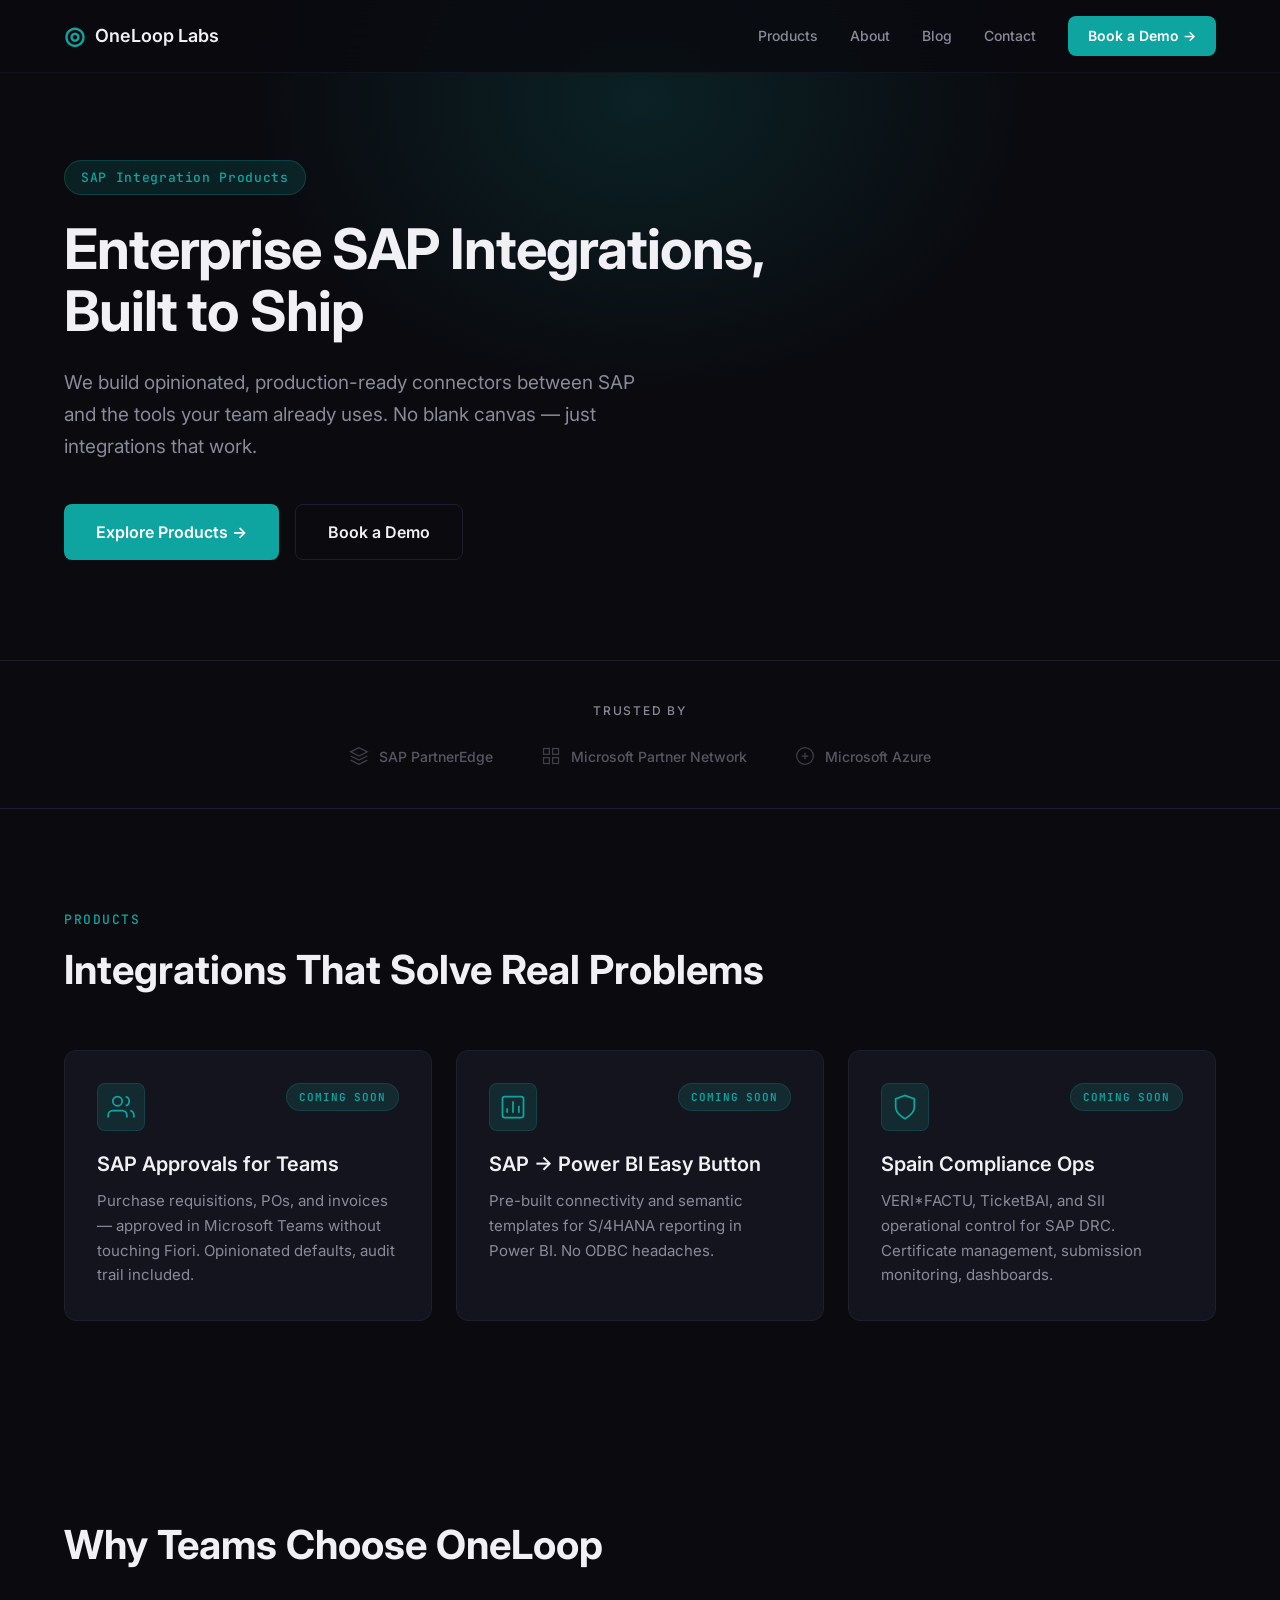
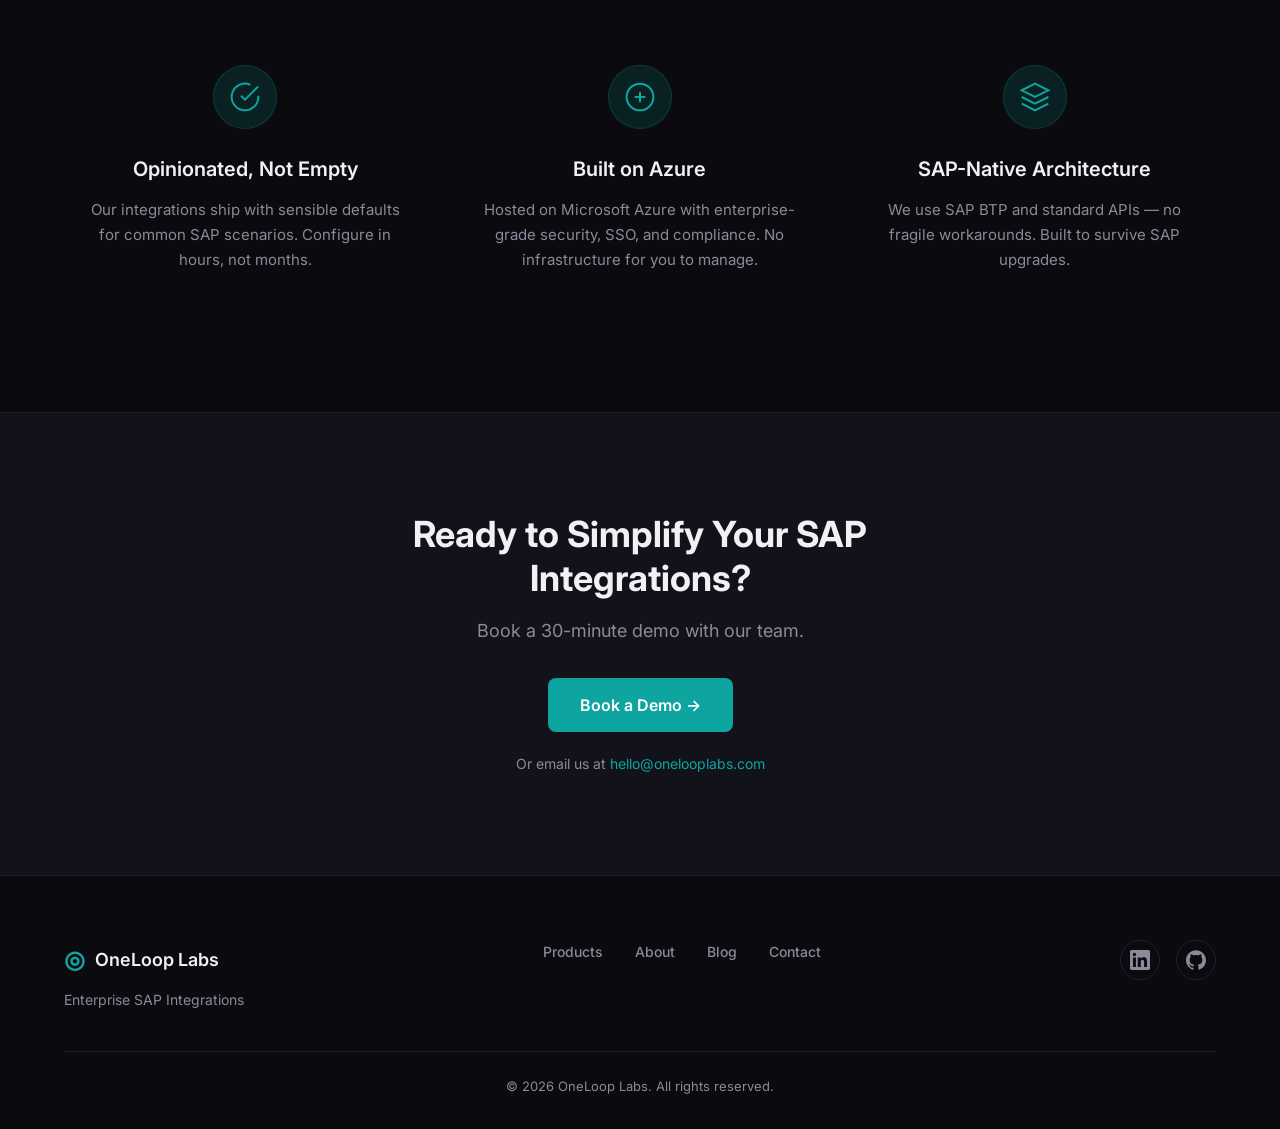
<file: index.html>
<!DOCTYPE html>
<html lang="en">
<head>
  <meta charset="UTF-8">
  <meta name="viewport" content="width=device-width, initial-scale=1.0">
  <title>OneLoop Labs — Enterprise SAP Integrations, Built to Ship</title>
  <meta name="description" content="OneLoop Labs builds opinionated, production-ready connectors between SAP and the tools your team already uses. SAP Approvals for Teams, Power BI connectivity, and Spain compliance operations.">

  <!-- Open Graph -->
  <meta property="og:type" content="website">
  <meta property="og:title" content="OneLoop Labs — Enterprise SAP Integrations, Built to Ship">
  <meta property="og:description" content="Opinionated, production-ready connectors between SAP and the tools your team already uses.">
  <meta property="og:url" content="https://onelooplabs.com">
  <meta property="og:site_name" content="OneLoop Labs">
  <meta property="og:image" content="https://onelooplabs.com/assets/images/og-image.png">

  <!-- Twitter Card -->
  <meta name="twitter:card" content="summary_large_image">
  <meta name="twitter:title" content="OneLoop Labs — Enterprise SAP Integrations, Built to Ship">
  <meta name="twitter:description" content="Opinionated, production-ready connectors between SAP and the tools your team already uses.">

  <!-- Favicon (placeholder data URI) -->
  <link rel="icon" type="image/svg+xml" href="data:image/svg+xml,<svg xmlns='http://www.w3.org/2000/svg' viewBox='0 0 32 32'><circle cx='16' cy='16' r='14' fill='%230ea5a0'/><text x='16' y='21' text-anchor='middle' fill='white' font-family='sans-serif' font-size='16' font-weight='bold'>O</text></svg>">

  <!-- Fonts -->
  <link rel="preconnect" href="https://fonts.googleapis.com">
  <link rel="preconnect" href="https://fonts.gstatic.com" crossorigin>
  <link href="https://fonts.googleapis.com/css2?family=Inter:wght@400;500;600;700&family=JetBrains+Mono:wght@400;500&display=swap" rel="stylesheet">

  <!-- Canonical -->
  <link rel="canonical" href="https://onelooplabs.com/">

  <!-- RSS -->
  <link rel="alternate" type="application/rss+xml" title="OneLoop Labs Blog" href="/blog/rss.xml">

  <!-- Styles -->
  <link rel="stylesheet" href="css/styles.css">

  <!-- Structured Data: Organization -->
  <script type="application/ld+json">
  {
    "@context": "https://schema.org",
    "@type": "Organization",
    "name": "OneLoop Labs",
    "url": "https://onelooplabs.com",
    "logo": "https://onelooplabs.com/assets/images/og-image.png",
    "description": "OneLoop Labs builds opinionated, production-ready connectors between SAP and the tools your team already uses.",
    "foundingDate": "2026",
    "sameAs": [
      "https://linkedin.com/company/onelooplabs",
      "https://github.com/onelooplabs-dev"
    ],
    "contactPoint": {
      "@type": "ContactPoint",
      "email": "hello@onelooplabs.com",
      "contactType": "sales"
    }
  }
  </script>

  <!-- Plausible Analytics -->
  <script defer data-domain="onelooplabs.com" src="https://plausible.io/js/script.js"></script>
</head>
<body>

  <!-- ===================== NAV ===================== -->
  <nav class="nav" id="nav">
    <div class="nav__container">
      <a href="/" class="nav__logo">
        <span class="nav__logo-icon">◎</span>
        <span class="nav__logo-text">OneLoop Labs</span>
      </a>

      <button class="nav__toggle" id="navToggle" aria-label="Toggle navigation" aria-expanded="false">
        <span class="nav__toggle-bar"></span>
        <span class="nav__toggle-bar"></span>
        <span class="nav__toggle-bar"></span>
      </button>

      <div class="nav__menu" id="navMenu">
        <a href="#products" class="nav__link">Products</a>
        <a href="/about" class="nav__link">About</a>
        <a href="/blog" class="nav__link">Blog</a>
        <a href="/contact" class="nav__link">Contact</a>
        <a href="/contact" class="btn btn--primary btn--sm nav__cta">Book a Demo →</a>
      </div>
    </div>
  </nav>

  <!-- ===================== HERO ===================== -->
  <section class="hero">
    <div class="hero__glow" aria-hidden="true"></div>
    <div class="container">
      <div class="hero__content">
        <span class="badge">SAP Integration Products</span>
        <h1 class="hero__title">Enterprise SAP Integrations,<br> Built to Ship</h1>
        <p class="hero__subtitle">We build opinionated, production-ready connectors between SAP and the tools your team already uses. No blank canvas — just integrations that work.</p>
        <div class="hero__actions">
          <a href="#products" class="btn btn--primary btn--lg">Explore Products →</a>
          <a href="/contact" class="btn btn--outline btn--lg">Book a Demo</a>
        </div>
      </div>
    </div>
  </section>

  <!-- ===================== TRUSTED BY ===================== -->
  <section class="partners">
    <div class="container">
      <span class="partners__label">Trusted By</span>
      <div class="partners__grid">
        <div class="partners__badge">
          <svg class="partners__icon" viewBox="0 0 24 24" fill="none" stroke="currentColor" stroke-width="1.5" width="20" height="20"><path d="M12 2L2 7l10 5 10-5-10-5zM2 17l10 5 10-5M2 12l10 5 10-5"/></svg>
          SAP PartnerEdge
        </div>
        <div class="partners__badge">
          <svg class="partners__icon" viewBox="0 0 24 24" fill="none" stroke="currentColor" stroke-width="1.5" width="20" height="20"><rect x="3" y="3" width="7" height="7"/><rect x="14" y="3" width="7" height="7"/><rect x="3" y="14" width="7" height="7"/><rect x="14" y="14" width="7" height="7"/></svg>
          Microsoft Partner Network
        </div>
        <div class="partners__badge">
          <svg class="partners__icon" viewBox="0 0 24 24" fill="none" stroke="currentColor" stroke-width="1.5" width="20" height="20"><path d="M2 12C2 6.48 6.48 2 12 2s10 4.48 10 10-4.48 10-10 10S2 17.52 2 12z"/><path d="M8 12h8M12 8v8"/></svg>
          Microsoft Azure
        </div>
      </div>
    </div>
  </section>

  <!-- ===================== PRODUCTS ===================== -->
  <section class="section products" id="products">
    <div class="container">
      <span class="section__label">Products</span>
      <h2 class="section__title">Integrations That Solve Real Problems</h2>

      <div class="products__grid">
        <!-- Card 1: SAP Approvals for Teams -->
        <div class="card">
          <div class="card__header">
            <div class="card__icon">
              <svg viewBox="0 0 24 24" fill="none" stroke="currentColor" stroke-width="1.5" width="28" height="28"><path d="M17 21v-2a4 4 0 0 0-4-4H5a4 4 0 0 0-4 4v2"/><circle cx="9" cy="7" r="4"/><path d="M23 21v-2a4 4 0 0 0-3-3.87"/><path d="M16 3.13a4 4 0 0 1 0 7.75"/></svg>
            </div>
            <span class="card__tag">Coming Soon</span>
          </div>
          <h3 class="card__title">SAP Approvals for Teams</h3>
          <p class="card__desc">Purchase requisitions, POs, and invoices — approved in Microsoft Teams without touching Fiori. Opinionated defaults, audit trail included.</p>
        </div>

        <!-- Card 2: SAP → Power BI Easy Button -->
        <div class="card">
          <div class="card__header">
            <div class="card__icon">
              <svg viewBox="0 0 24 24" fill="none" stroke="currentColor" stroke-width="1.5" width="28" height="28"><rect x="3" y="3" width="18" height="18" rx="2"/><path d="M7 17V13M12 17V7M17 17V11"/></svg>
            </div>
            <span class="card__tag">Coming Soon</span>
          </div>
          <h3 class="card__title">SAP → Power BI Easy Button</h3>
          <p class="card__desc">Pre-built connectivity and semantic templates for S/4HANA reporting in Power BI. No ODBC headaches.</p>
        </div>

        <!-- Card 3: Spain Compliance Ops -->
        <div class="card">
          <div class="card__header">
            <div class="card__icon">
              <svg viewBox="0 0 24 24" fill="none" stroke="currentColor" stroke-width="1.5" width="28" height="28"><path d="M12 22s8-4 8-10V5l-8-3-8 3v7c0 6 8 10 8 10z"/></svg>
            </div>
            <span class="card__tag">Coming Soon</span>
          </div>
          <h3 class="card__title">Spain Compliance Ops</h3>
          <p class="card__desc">VERI*FACTU, TicketBAI, and SII operational control for SAP DRC. Certificate management, submission monitoring, dashboards.</p>
        </div>
      </div>
    </div>
  </section>

  <!-- ===================== WHY ONELOOP ===================== -->
  <section class="section why" id="about">
    <div class="container">
      <h2 class="section__title">Why Teams Choose OneLoop</h2>

      <div class="why__grid">
        <div class="why__card">
          <div class="why__icon">
            <svg viewBox="0 0 24 24" fill="none" stroke="currentColor" stroke-width="1.5" width="32" height="32"><path d="M22 11.08V12a10 10 0 1 1-5.93-9.14"/><polyline points="22 4 12 14.01 9 11.01"/></svg>
          </div>
          <h3 class="why__title">Opinionated, Not Empty</h3>
          <p class="why__desc">Our integrations ship with sensible defaults for common SAP scenarios. Configure in hours, not months.</p>
        </div>

        <div class="why__card">
          <div class="why__icon">
            <svg viewBox="0 0 24 24" fill="none" stroke="currentColor" stroke-width="1.5" width="32" height="32"><path d="M2 12C2 6.48 6.48 2 12 2s10 4.48 10 10-4.48 10-10 10S2 17.52 2 12z"/><path d="M8 12h8M12 8v8"/></svg>
          </div>
          <h3 class="why__title">Built on Azure</h3>
          <p class="why__desc">Hosted on Microsoft Azure with enterprise-grade security, SSO, and compliance. No infrastructure for you to manage.</p>
        </div>

        <div class="why__card">
          <div class="why__icon">
            <svg viewBox="0 0 24 24" fill="none" stroke="currentColor" stroke-width="1.5" width="32" height="32"><path d="M12 2L2 7l10 5 10-5-10-5zM2 17l10 5 10-5M2 12l10 5 10-5"/></svg>
          </div>
          <h3 class="why__title">SAP-Native Architecture</h3>
          <p class="why__desc">We use SAP BTP and standard APIs — no fragile workarounds. Built to survive SAP upgrades.</p>
        </div>
      </div>
    </div>
  </section>

  <!-- ===================== CTA ===================== -->
  <section class="section cta" id="contact">
    <div class="container">
      <div class="cta__content">
        <h2 class="cta__title">Ready to Simplify Your SAP Integrations?</h2>
        <p class="cta__subtitle">Book a 30-minute demo with our team.</p>
        <a href="/contact" class="btn btn--primary btn--lg">Book a Demo →</a>
        <p class="cta__alt">Or email us at <a href="mailto:hello@onelooplabs.com" class="link">hello@onelooplabs.com</a></p>
      </div>
    </div>
  </section>

  <!-- ===================== FOOTER ===================== -->
  <footer class="footer">
    <div class="container">
      <div class="footer__grid">
        <div class="footer__brand">
          <a href="/" class="nav__logo">
            <span class="nav__logo-icon">◎</span>
            <span class="nav__logo-text">OneLoop Labs</span>
          </a>
          <p class="footer__tagline">Enterprise SAP Integrations</p>
        </div>

        <div class="footer__links">
          <a href="#products" class="footer__link">Products</a>
          <a href="/about" class="footer__link">About</a>
          <a href="/blog" class="footer__link">Blog</a>
          <a href="/contact" class="footer__link">Contact</a>
        </div>

        <div class="footer__social">
          <a href="https://linkedin.com/company/onelooplabs" target="_blank" rel="noopener noreferrer" class="footer__social-link" aria-label="LinkedIn">
            <svg viewBox="0 0 24 24" fill="currentColor" width="20" height="20"><path d="M20.447 20.452h-3.554v-5.569c0-1.328-.027-3.037-1.852-3.037-1.853 0-2.136 1.445-2.136 2.939v5.667H9.351V9h3.414v1.561h.046c.477-.9 1.637-1.85 3.37-1.85 3.601 0 4.267 2.37 4.267 5.455v6.286zM5.337 7.433a2.062 2.062 0 0 1-2.063-2.065 2.064 2.064 0 1 1 2.063 2.065zm1.782 13.019H3.555V9h3.564v11.452zM22.225 0H1.771C.792 0 0 .774 0 1.729v20.542C0 23.227.792 24 1.771 24h20.451C23.2 24 24 23.227 24 22.271V1.729C24 .774 23.2 0 22.222 0h.003z"/></svg>
          </a>
          <a href="https://github.com/onelooplabs-dev" target="_blank" rel="noopener noreferrer" class="footer__social-link" aria-label="GitHub">
            <svg viewBox="0 0 24 24" fill="currentColor" width="20" height="20"><path d="M12 .297c-6.63 0-12 5.373-12 12 0 5.303 3.438 9.8 8.205 11.385.6.113.82-.258.82-.577 0-.285-.01-1.04-.015-2.04-3.338.724-4.042-1.61-4.042-1.61C4.422 18.07 3.633 17.7 3.633 17.7c-1.087-.744.084-.729.084-.729 1.205.084 1.838 1.236 1.838 1.236 1.07 1.835 2.809 1.305 3.495.998.108-.776.417-1.305.76-1.605-2.665-.3-5.466-1.332-5.466-5.93 0-1.31.465-2.38 1.235-3.22-.135-.303-.54-1.523.105-3.176 0 0 1.005-.322 3.3 1.23.96-.267 1.98-.399 3-.405 1.02.006 2.04.138 3 .405 2.28-1.552 3.285-1.23 3.285-1.23.645 1.653.24 2.873.12 3.176.765.84 1.23 1.91 1.23 3.22 0 4.61-2.805 5.625-5.475 5.92.42.36.81 1.096.81 2.22 0 1.606-.015 2.896-.015 3.286 0 .315.21.69.825.57C20.565 22.092 24 17.592 24 12.297c0-6.627-5.373-12-12-12"/></svg>
          </a>
        </div>
      </div>

      <div class="footer__bottom">
        <p>&copy; 2026 OneLoop Labs. All rights reserved.</p>
      </div>
    </div>
  </footer>

  <script src="js/main.js"></script>
</body>
</html>
</file>
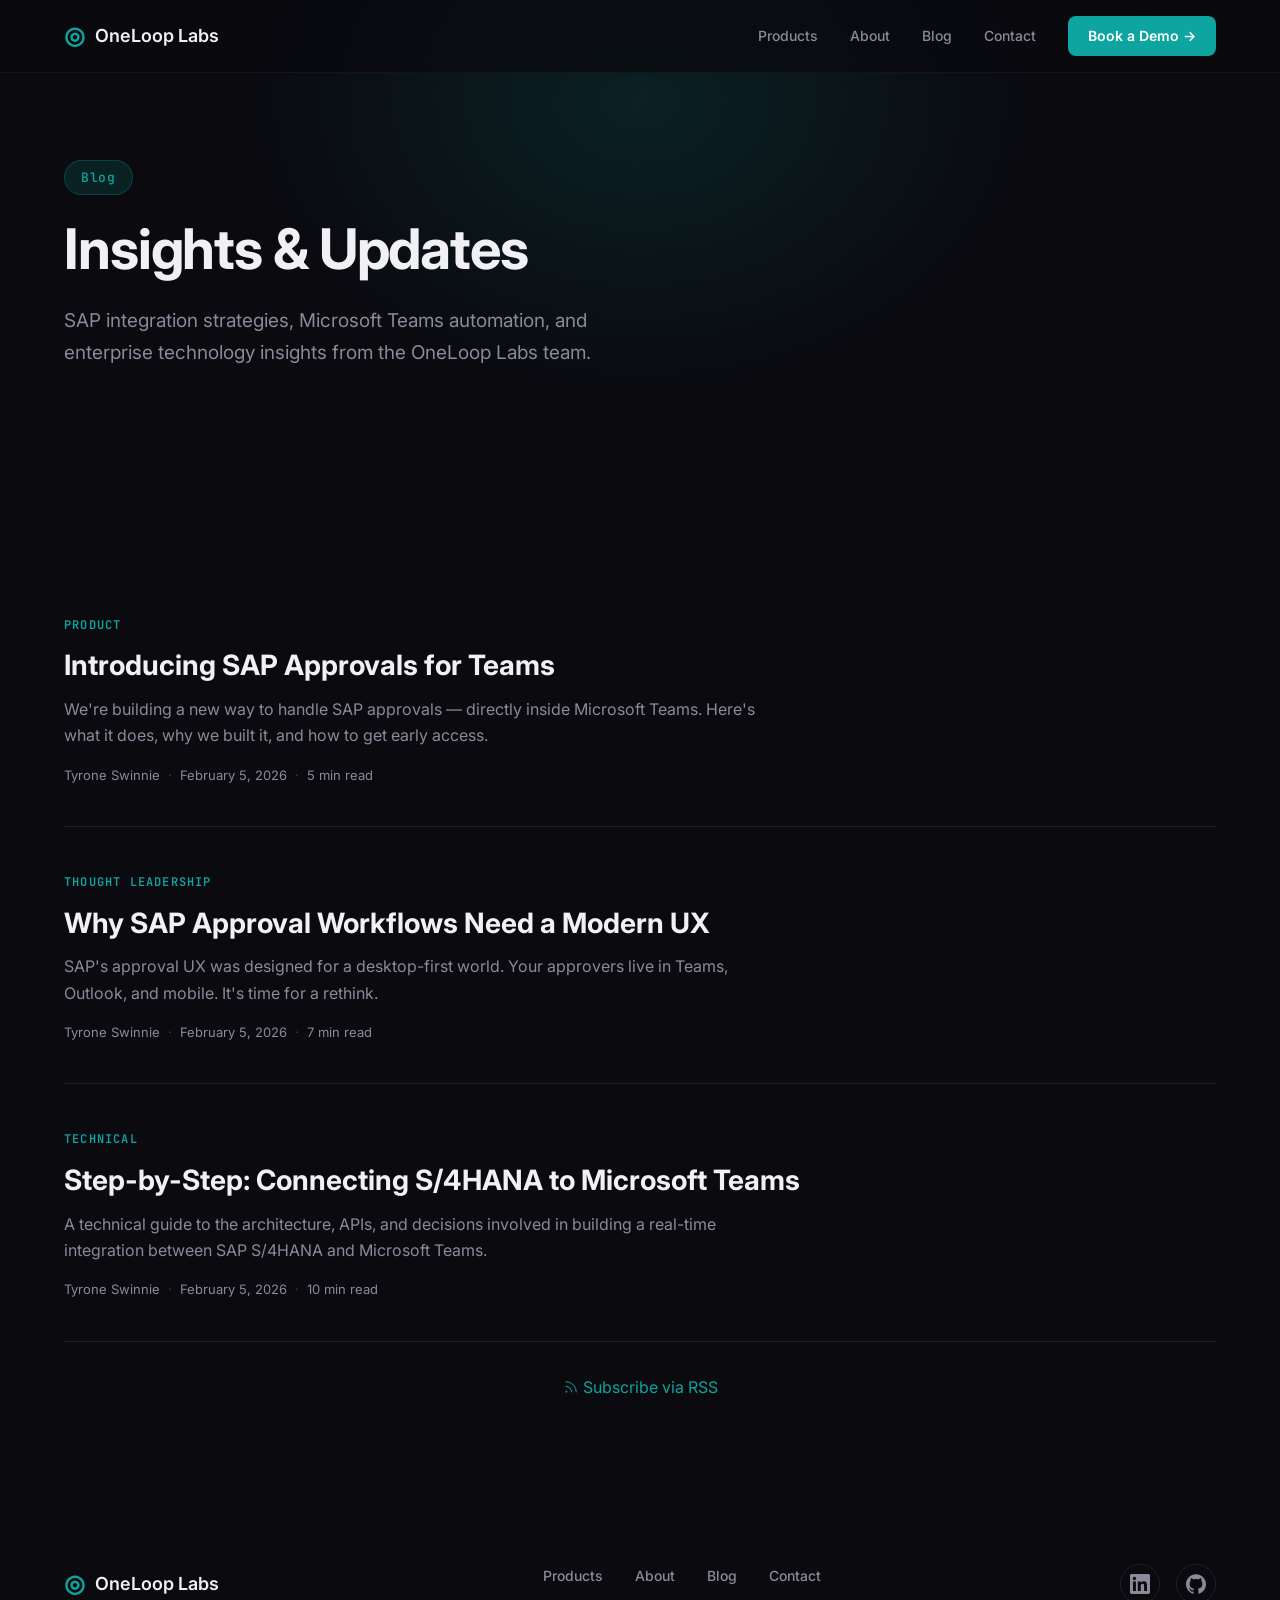
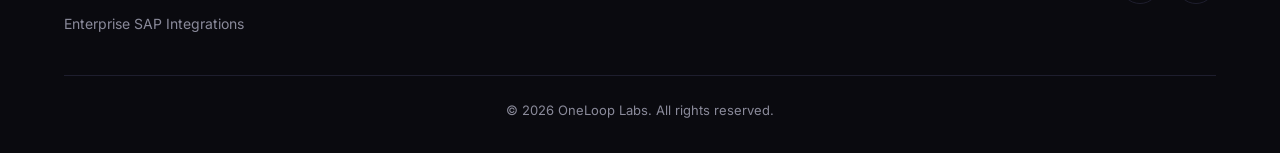
<file: blog/index.html>
<!DOCTYPE html>
<html lang="en">
<head>
  <meta charset="UTF-8">
  <meta name="viewport" content="width=device-width, initial-scale=1.0">
  <title>Blog — OneLoop Labs</title>
  <meta name="description" content="Insights on SAP integrations, Microsoft Teams workflows, and enterprise automation from the OneLoop Labs team.">

  <!-- Open Graph -->
  <meta property="og:type" content="website">
  <meta property="og:title" content="Blog — OneLoop Labs">
  <meta property="og:description" content="Insights on SAP integrations, Microsoft Teams workflows, and enterprise automation.">
  <meta property="og:url" content="https://onelooplabs.com/blog">
  <meta property="og:site_name" content="OneLoop Labs">
  <meta property="og:image" content="https://onelooplabs.com/assets/images/og-image.png">

  <!-- Twitter Card -->
  <meta name="twitter:card" content="summary_large_image">
  <meta name="twitter:title" content="Blog — OneLoop Labs">
  <meta name="twitter:description" content="Insights on SAP integrations, Microsoft Teams workflows, and enterprise automation.">

  <!-- Canonical -->
  <link rel="canonical" href="https://onelooplabs.com/blog">

  <!-- RSS -->
  <link rel="alternate" type="application/rss+xml" title="OneLoop Labs Blog" href="/blog/rss.xml">

  <!-- Favicon -->
  <link rel="icon" type="image/svg+xml" href="data:image/svg+xml,<svg xmlns='http://www.w3.org/2000/svg' viewBox='0 0 32 32'><circle cx='16' cy='16' r='14' fill='%230ea5a0'/><text x='16' y='21' text-anchor='middle' fill='white' font-family='sans-serif' font-size='16' font-weight='bold'>O</text></svg>">

  <!-- Fonts -->
  <link rel="preconnect" href="https://fonts.googleapis.com">
  <link rel="preconnect" href="https://fonts.gstatic.com" crossorigin>
  <link href="https://fonts.googleapis.com/css2?family=Inter:wght@400;500;600;700&family=JetBrains+Mono:wght@400;500&display=swap" rel="stylesheet">

  <!-- Styles -->
  <link rel="stylesheet" href="/css/styles.css">

  <!-- Plausible Analytics -->
  <script defer data-domain="onelooplabs.com" src="https://plausible.io/js/script.js"></script>
</head>
<body>

  <!-- ===================== NAV ===================== -->
  <nav class="nav" id="nav">
    <div class="nav__container">
      <a href="/" class="nav__logo">
        <span class="nav__logo-icon">◎</span>
        <span class="nav__logo-text">OneLoop Labs</span>
      </a>

      <button class="nav__toggle" id="navToggle" aria-label="Toggle navigation" aria-expanded="false">
        <span class="nav__toggle-bar"></span>
        <span class="nav__toggle-bar"></span>
        <span class="nav__toggle-bar"></span>
      </button>

      <div class="nav__menu" id="navMenu">
        <a href="/#products" class="nav__link">Products</a>
        <a href="/about" class="nav__link">About</a>
        <a href="/blog" class="nav__link">Blog</a>
        <a href="/contact" class="nav__link">Contact</a>
        <a href="/contact" class="btn btn--primary btn--sm nav__cta">Book a Demo →</a>
      </div>
    </div>
  </nav>

  <!-- ===================== BLOG HERO ===================== -->
  <section class="hero blog-hero">
    <div class="hero__glow" aria-hidden="true"></div>
    <div class="container">
      <div class="hero__content">
        <span class="badge">Blog</span>
        <h1 class="hero__title">Insights & Updates</h1>
        <p class="hero__subtitle">SAP integration strategies, Microsoft Teams automation, and enterprise technology insights from the OneLoop Labs team.</p>
      </div>
    </div>
  </section>

  <!-- ===================== BLOG LISTING ===================== -->
  <section class="section blog-listing">
    <div class="container">
      <div class="blog__grid">

        <!-- Post 1 -->
        <a href="/blog/introducing-sap-approvals-for-teams" class="blog-card">
          <div class="blog-card__category">Product</div>
          <h2 class="blog-card__title">Introducing SAP Approvals for Teams</h2>
          <p class="blog-card__excerpt">We're building a new way to handle SAP approvals — directly inside Microsoft Teams. Here's what it does, why we built it, and how to get early access.</p>
          <div class="blog-card__meta">
            <span class="blog-card__author">Tyrone Swinnie</span>
            <span class="blog-card__sep">·</span>
            <time class="blog-card__date" datetime="2026-02-05">February 5, 2026</time>
            <span class="blog-card__sep">·</span>
            <span class="blog-card__read">5 min read</span>
          </div>
        </a>

        <!-- Post 2 -->
        <a href="/blog/why-sap-approval-workflows-need-modern-ux" class="blog-card">
          <div class="blog-card__category">Thought Leadership</div>
          <h2 class="blog-card__title">Why SAP Approval Workflows Need a Modern UX</h2>
          <p class="blog-card__excerpt">SAP's approval UX was designed for a desktop-first world. Your approvers live in Teams, Outlook, and mobile. It's time for a rethink.</p>
          <div class="blog-card__meta">
            <span class="blog-card__author">Tyrone Swinnie</span>
            <span class="blog-card__sep">·</span>
            <time class="blog-card__date" datetime="2026-02-05">February 5, 2026</time>
            <span class="blog-card__sep">·</span>
            <span class="blog-card__read">7 min read</span>
          </div>
        </a>

        <!-- Post 3 -->
        <a href="/blog/connecting-s4hana-to-microsoft-teams" class="blog-card">
          <div class="blog-card__category">Technical</div>
          <h2 class="blog-card__title">Step-by-Step: Connecting S/4HANA to Microsoft Teams</h2>
          <p class="blog-card__excerpt">A technical guide to the architecture, APIs, and decisions involved in building a real-time integration between SAP S/4HANA and Microsoft Teams.</p>
          <div class="blog-card__meta">
            <span class="blog-card__author">Tyrone Swinnie</span>
            <span class="blog-card__sep">·</span>
            <time class="blog-card__date" datetime="2026-02-05">February 5, 2026</time>
            <span class="blog-card__sep">·</span>
            <span class="blog-card__read">10 min read</span>
          </div>
        </a>

      </div>

      <div class="blog__rss">
        <a href="/blog/rss.xml" class="link">
          <svg viewBox="0 0 24 24" fill="none" stroke="currentColor" stroke-width="1.5" width="16" height="16" style="vertical-align: -2px;"><path d="M4 11a9 9 0 019 9"/><path d="M4 4a16 16 0 0116 16"/><circle cx="5" cy="19" r="1"/></svg>
          Subscribe via RSS
        </a>
      </div>
    </div>
  </section>

  <!-- ===================== FOOTER ===================== -->
  <footer class="footer">
    <div class="container">
      <div class="footer__grid">
        <div class="footer__brand">
          <a href="/" class="nav__logo">
            <span class="nav__logo-icon">◎</span>
            <span class="nav__logo-text">OneLoop Labs</span>
          </a>
          <p class="footer__tagline">Enterprise SAP Integrations</p>
        </div>

        <div class="footer__links">
          <a href="/#products" class="footer__link">Products</a>
          <a href="/about" class="footer__link">About</a>
          <a href="/blog" class="footer__link">Blog</a>
          <a href="/contact" class="footer__link">Contact</a>
        </div>

        <div class="footer__social">
          <a href="https://linkedin.com/company/onelooplabs" target="_blank" rel="noopener noreferrer" class="footer__social-link" aria-label="LinkedIn">
            <svg viewBox="0 0 24 24" fill="currentColor" width="20" height="20"><path d="M20.447 20.452h-3.554v-5.569c0-1.328-.027-3.037-1.852-3.037-1.853 0-2.136 1.445-2.136 2.939v5.667H9.351V9h3.414v1.561h.046c.477-.9 1.637-1.85 3.37-1.85 3.601 0 4.267 2.37 4.267 5.455v6.286zM5.337 7.433a2.062 2.062 0 01-2.063-2.065 2.064 2.064 0 112.063 2.065zm1.782 13.019H3.555V9h3.564v11.452zM22.225 0H1.771C.792 0 0 .774 0 1.729v20.542C0 23.227.792 24 1.771 24h20.451C23.2 24 24 23.227 24 22.271V1.729C24 .774 23.2 0 22.222 0h.003z"/></svg>
          </a>
          <a href="https://github.com/onelooplabs-dev" target="_blank" rel="noopener noreferrer" class="footer__social-link" aria-label="GitHub">
            <svg viewBox="0 0 24 24" fill="currentColor" width="20" height="20"><path d="M12 .297c-6.63 0-12 5.373-12 12 0 5.303 3.438 9.8 8.205 11.385.6.113.82-.258.82-.577 0-.285-.01-1.04-.015-2.04-3.338.724-4.042-1.61-4.042-1.61C4.422 18.07 3.633 17.7 3.633 17.7c-1.087-.744.084-.729.084-.729 1.205.084 1.838 1.236 1.838 1.236 1.07 1.835 2.809 1.305 3.495.998.108-.776.417-1.305.76-1.605-2.665-.3-5.466-1.332-5.466-5.93 0-1.31.465-2.38 1.235-3.22-.135-.303-.54-1.523.105-3.176 0 0 1.005-.322 3.3 1.23.96-.267 1.98-.399 3-.405 1.02.006 2.04.138 3 .405 2.28-1.552 3.285-1.23 3.285-1.23.645 1.653.24 2.873.12 3.176.765.84 1.23 1.91 1.23 3.22 0 4.61-2.805 5.625-5.475 5.92.42.36.81 1.096.81 2.22 0 1.606-.015 2.896-.015 3.286 0 .315.21.69.825.57C20.565 22.092 24 17.592 24 12.297c0-6.627-5.373-12-12-12"/></svg>
          </a>
        </div>
      </div>

      <div class="footer__bottom">
        <p>&copy; 2026 OneLoop Labs. All rights reserved.</p>
      </div>
    </div>
  </footer>

  <script src="/js/main.js"></script>
</body>
</html>
</file>
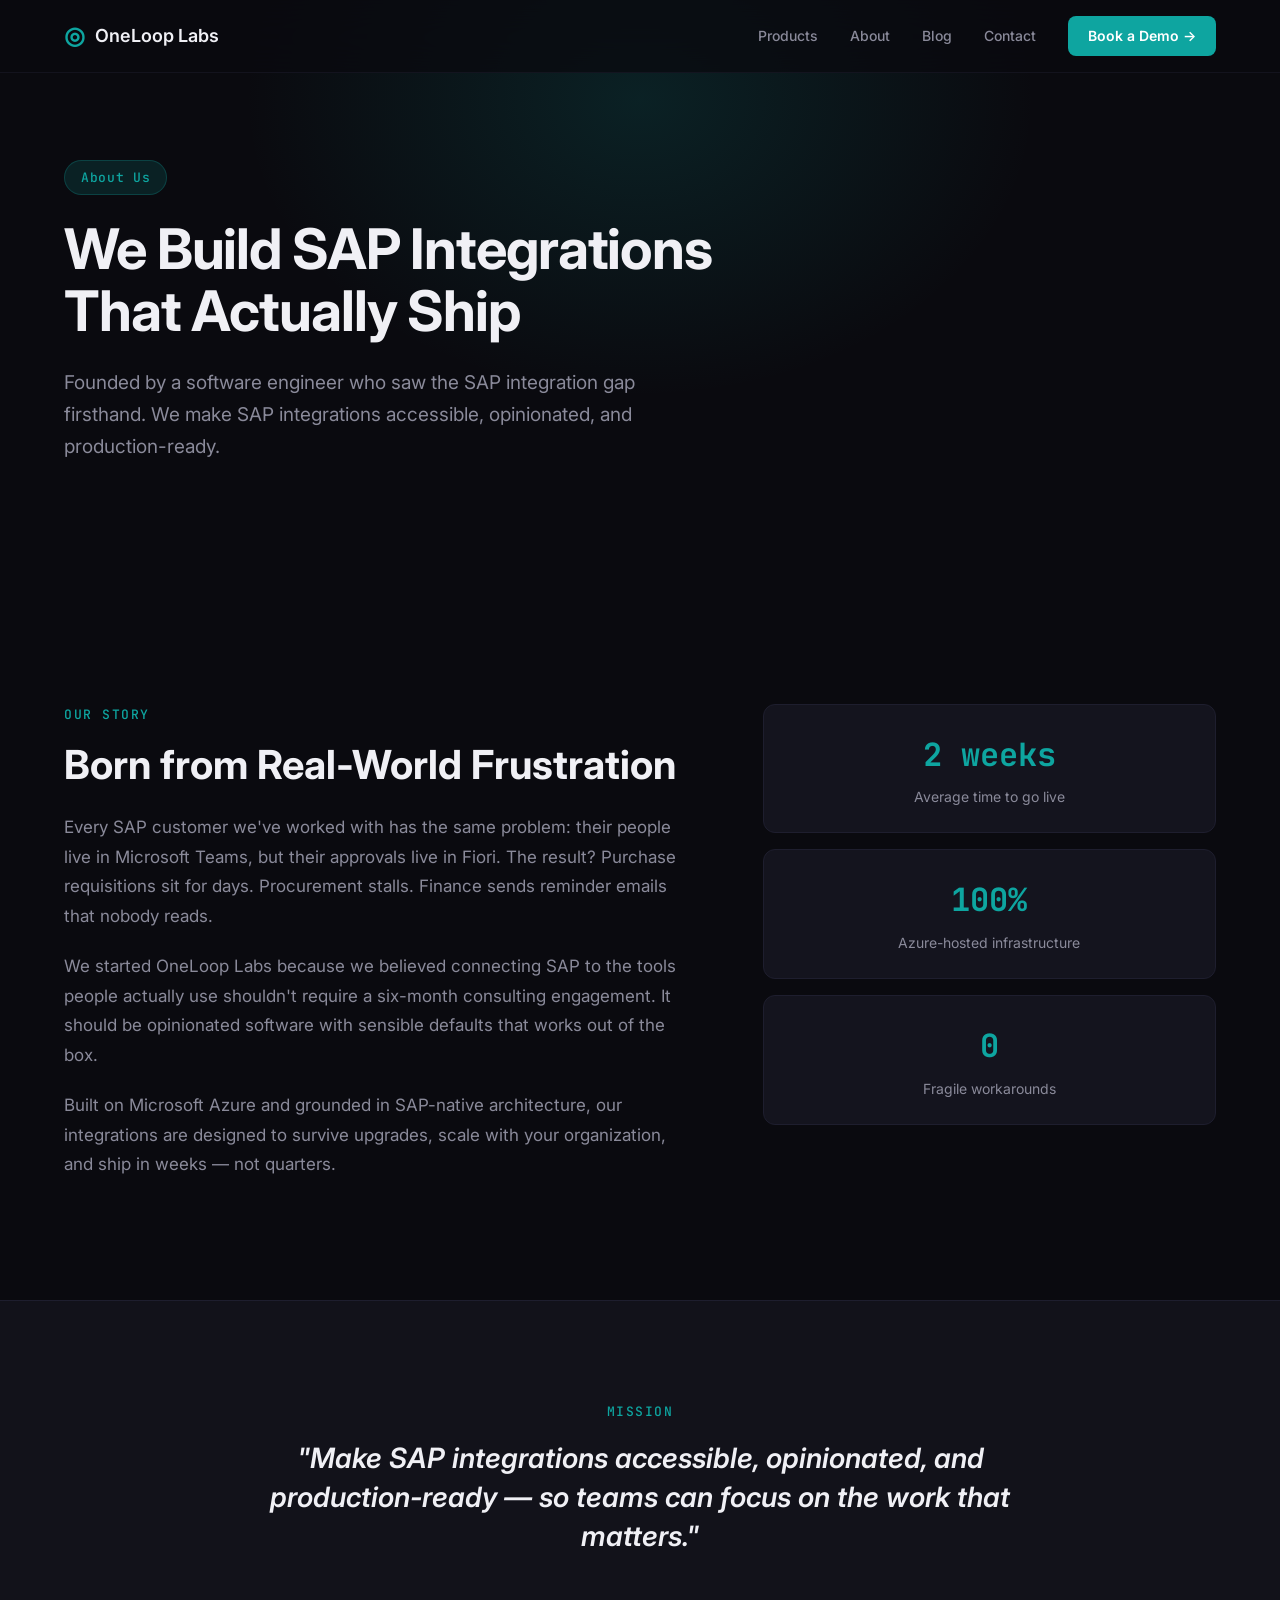
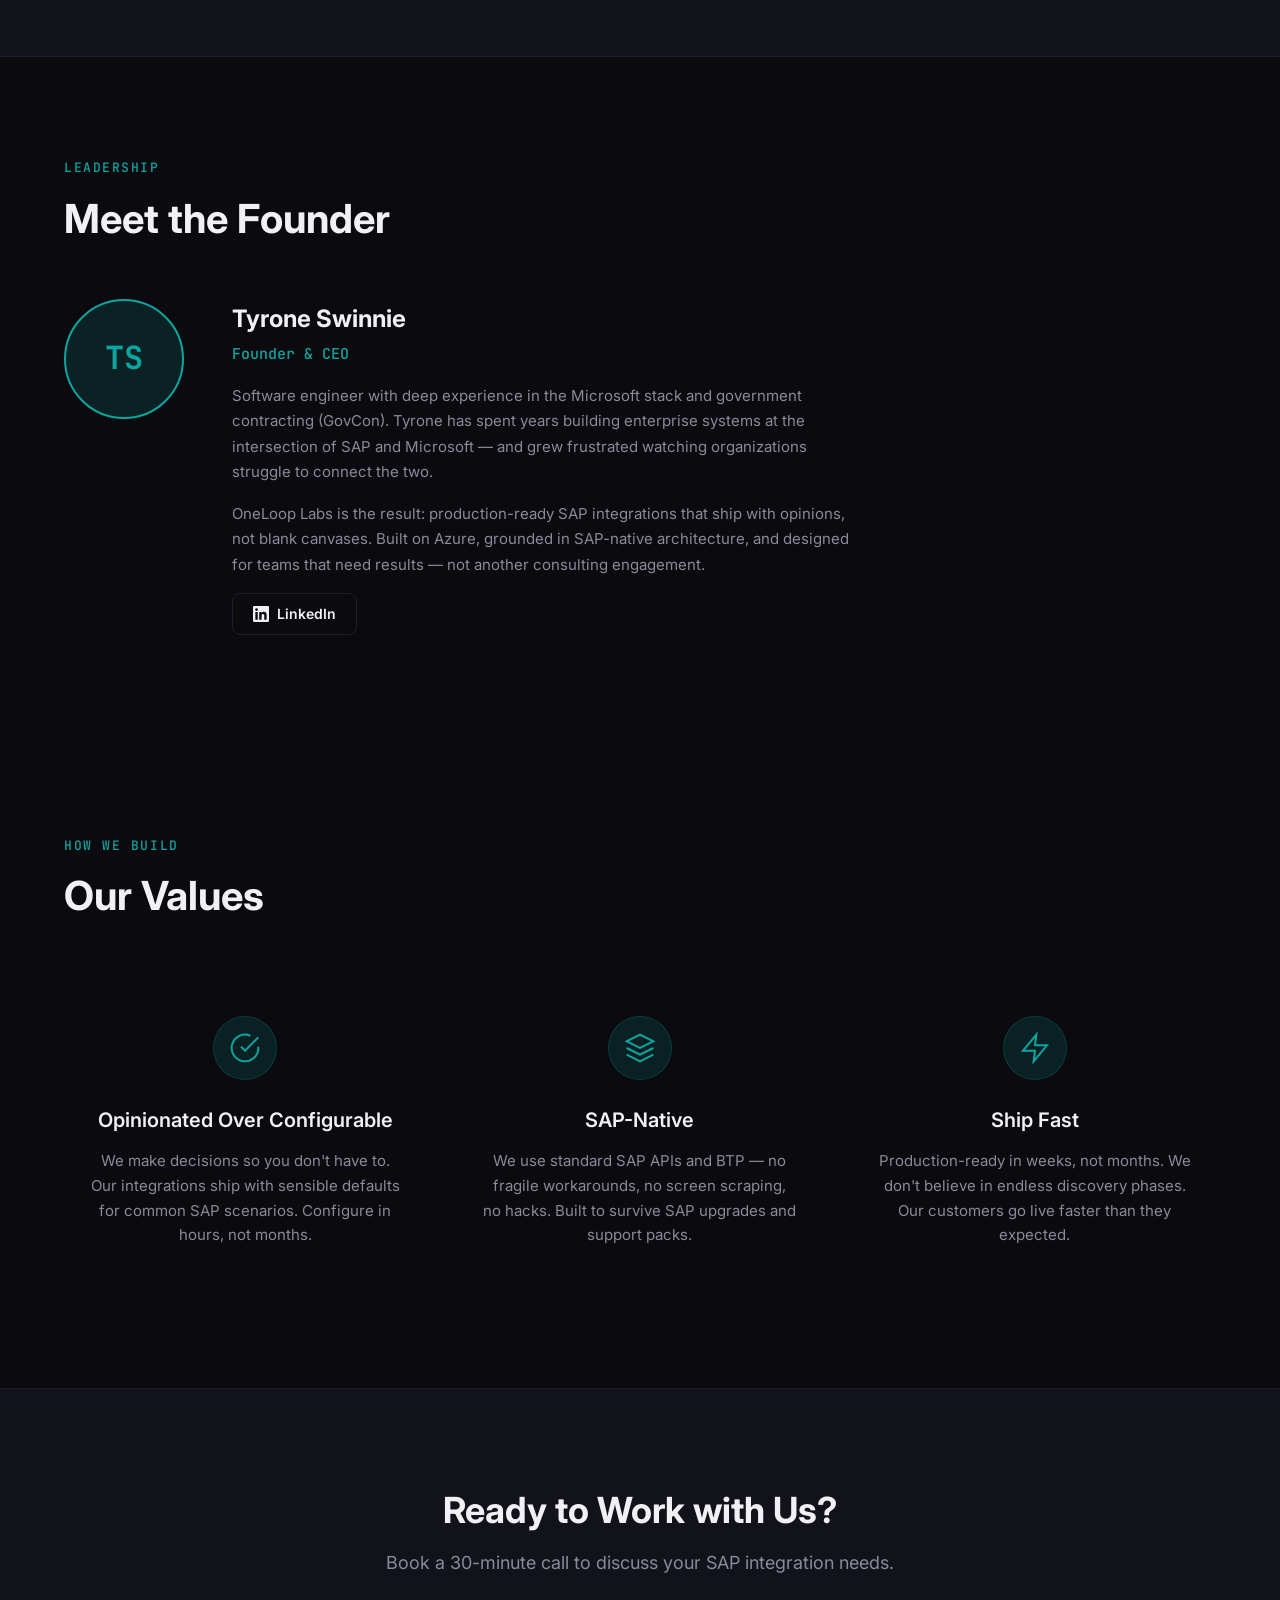
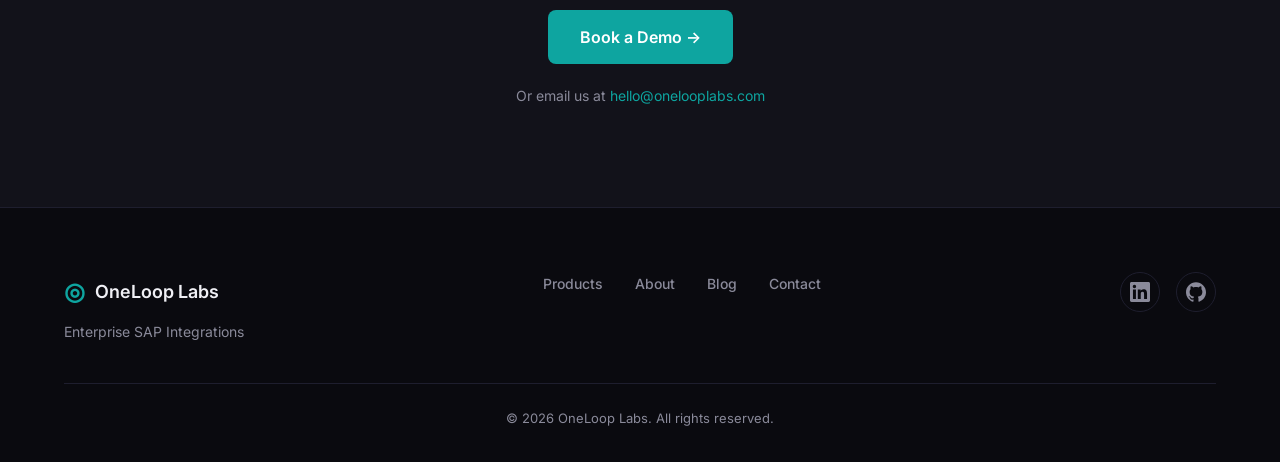
<file: about.html>
<!DOCTYPE html>
<html lang="en">
<head>
  <meta charset="UTF-8">
  <meta name="viewport" content="width=device-width, initial-scale=1.0">
  <title>About — OneLoop Labs</title>
  <meta name="description" content="OneLoop Labs builds opinionated SAP integrations on Microsoft Azure. Founded by a software engineer who saw the SAP integration gap firsthand.">

  <!-- Open Graph -->
  <meta property="og:type" content="website">
  <meta property="og:title" content="About — OneLoop Labs">
  <meta property="og:description" content="OneLoop Labs builds opinionated SAP integrations on Microsoft Azure. Founded by a software engineer who saw the SAP integration gap firsthand.">
  <meta property="og:url" content="https://onelooplabs.com/about">
  <meta property="og:site_name" content="OneLoop Labs">
  <meta property="og:image" content="https://onelooplabs.com/assets/images/og-image.png">

  <!-- Twitter Card -->
  <meta name="twitter:card" content="summary_large_image">
  <meta name="twitter:title" content="About — OneLoop Labs">
  <meta name="twitter:description" content="OneLoop Labs builds opinionated SAP integrations on Microsoft Azure.">

  <!-- Canonical -->
  <link rel="canonical" href="https://onelooplabs.com/about">

  <!-- Favicon -->
  <link rel="icon" type="image/svg+xml" href="data:image/svg+xml,<svg xmlns='http://www.w3.org/2000/svg' viewBox='0 0 32 32'><circle cx='16' cy='16' r='14' fill='%230ea5a0'/><text x='16' y='21' text-anchor='middle' fill='white' font-family='sans-serif' font-size='16' font-weight='bold'>O</text></svg>">

  <!-- Fonts -->
  <link rel="preconnect" href="https://fonts.googleapis.com">
  <link rel="preconnect" href="https://fonts.gstatic.com" crossorigin>
  <link href="https://fonts.googleapis.com/css2?family=Inter:wght@400;500;600;700&family=JetBrains+Mono:wght@400;500&display=swap" rel="stylesheet">

  <!-- Styles -->
  <link rel="stylesheet" href="/css/styles.css">

  <!-- Structured Data: Organization -->
  <script type="application/ld+json">
  {
    "@context": "https://schema.org",
    "@type": "Organization",
    "name": "OneLoop Labs",
    "url": "https://onelooplabs.com",
    "logo": "https://onelooplabs.com/assets/images/og-image.png",
    "description": "OneLoop Labs builds opinionated, production-ready connectors between SAP and the tools your team already uses.",
    "foundingDate": "2026",
    "founder": {
      "@type": "Person",
      "name": "Tyrone Swinnie",
      "jobTitle": "Founder & CEO"
    },
    "address": {
      "@type": "PostalAddress",
      "addressLocality": "Orlando",
      "addressRegion": "FL",
      "addressCountry": "US"
    },
    "sameAs": [
      "https://linkedin.com/company/onelooplabs",
      "https://github.com/onelooplabs-dev"
    ],
    "contactPoint": {
      "@type": "ContactPoint",
      "email": "hello@onelooplabs.com",
      "contactType": "sales"
    }
  }
  </script>

  <!-- Plausible Analytics -->
  <script defer data-domain="onelooplabs.com" src="https://plausible.io/js/script.js"></script>
</head>
<body>

  <!-- ===================== NAV ===================== -->
  <nav class="nav" id="nav">
    <div class="nav__container">
      <a href="/" class="nav__logo">
        <span class="nav__logo-icon">◎</span>
        <span class="nav__logo-text">OneLoop Labs</span>
      </a>

      <button class="nav__toggle" id="navToggle" aria-label="Toggle navigation" aria-expanded="false">
        <span class="nav__toggle-bar"></span>
        <span class="nav__toggle-bar"></span>
        <span class="nav__toggle-bar"></span>
      </button>

      <div class="nav__menu" id="navMenu">
        <a href="/#products" class="nav__link">Products</a>
        <a href="/about" class="nav__link">About</a>
        <a href="/blog" class="nav__link">Blog</a>
        <a href="/contact" class="nav__link">Contact</a>
        <a href="/contact" class="btn btn--primary btn--sm nav__cta">Book a Demo →</a>
      </div>
    </div>
  </nav>

  <!-- ===================== ABOUT HERO ===================== -->
  <section class="hero about-hero">
    <div class="hero__glow" aria-hidden="true"></div>
    <div class="container">
      <div class="hero__content">
        <span class="badge">About Us</span>
        <h1 class="hero__title">We Build SAP Integrations<br>That Actually Ship</h1>
        <p class="hero__subtitle">Founded by a software engineer who saw the SAP integration gap firsthand. We make SAP integrations accessible, opinionated, and production-ready.</p>
      </div>
    </div>
  </section>

  <!-- ===================== STORY ===================== -->
  <section class="section about-story">
    <div class="container">
      <div class="story__layout">
        <div class="story__content">
          <span class="section__label">Our Story</span>
          <h2 class="section__title" style="margin-bottom: 24px;">Born from Real-World Frustration</h2>
          <p class="story__text">
            Every SAP customer we've worked with has the same problem: their people live in Microsoft Teams, but their approvals live in Fiori. The result? Purchase requisitions sit for days. Procurement stalls. Finance sends reminder emails that nobody reads.
          </p>
          <p class="story__text">
            We started OneLoop Labs because we believed connecting SAP to the tools people actually use shouldn't require a six-month consulting engagement. It should be opinionated software with sensible defaults that works out of the box.
          </p>
          <p class="story__text">
            Built on Microsoft Azure and grounded in SAP-native architecture, our integrations are designed to survive upgrades, scale with your organization, and ship in weeks — not quarters.
          </p>
        </div>
        <div class="story__visual">
          <div class="story__stat-card">
            <div class="story__stat-number">2 weeks</div>
            <div class="story__stat-label">Average time to go live</div>
          </div>
          <div class="story__stat-card">
            <div class="story__stat-number">100%</div>
            <div class="story__stat-label">Azure-hosted infrastructure</div>
          </div>
          <div class="story__stat-card">
            <div class="story__stat-number">0</div>
            <div class="story__stat-label">Fragile workarounds</div>
          </div>
        </div>
      </div>
    </div>
  </section>

  <!-- ===================== MISSION ===================== -->
  <section class="section about-mission">
    <div class="container">
      <div class="mission__content">
        <span class="section__label">Mission</span>
        <h2 class="mission__quote">"Make SAP integrations accessible, opinionated, and production-ready — so teams can focus on the work that matters."</h2>
      </div>
    </div>
  </section>

  <!-- ===================== FOUNDER ===================== -->
  <section class="section about-founder">
    <div class="container">
      <span class="section__label">Leadership</span>
      <h2 class="section__title">Meet the Founder</h2>

      <div class="founder__layout">
        <div class="founder__avatar">
          <div class="founder__avatar-placeholder">
            <span>TS</span>
          </div>
        </div>
        <div class="founder__info">
          <h3 class="founder__name">Tyrone Swinnie</h3>
          <p class="founder__role">Founder & CEO</p>
          <p class="founder__bio">
            Software engineer with deep experience in the Microsoft stack and government contracting (GovCon). Tyrone has spent years building enterprise systems at the intersection of SAP and Microsoft — and grew frustrated watching organizations struggle to connect the two.
          </p>
          <p class="founder__bio">
            OneLoop Labs is the result: production-ready SAP integrations that ship with opinions, not blank canvases. Built on Azure, grounded in SAP-native architecture, and designed for teams that need results — not another consulting engagement.
          </p>
          <div class="founder__links">
            <a href="https://linkedin.com/in/tyroneswinnie" target="_blank" rel="noopener noreferrer" class="btn btn--outline btn--sm">
              <svg viewBox="0 0 24 24" fill="currentColor" width="16" height="16"><path d="M20.447 20.452h-3.554v-5.569c0-1.328-.027-3.037-1.852-3.037-1.853 0-2.136 1.445-2.136 2.939v5.667H9.351V9h3.414v1.561h.046c.477-.9 1.637-1.85 3.37-1.85 3.601 0 4.267 2.37 4.267 5.455v6.286zM5.337 7.433a2.062 2.062 0 01-2.063-2.065 2.064 2.064 0 112.063 2.065zm1.782 13.019H3.555V9h3.564v11.452zM22.225 0H1.771C.792 0 0 .774 0 1.729v20.542C0 23.227.792 24 1.771 24h20.451C23.2 24 24 23.227 24 22.271V1.729C24 .774 23.2 0 22.222 0h.003z"/></svg>
              LinkedIn
            </a>
          </div>
        </div>
      </div>
    </div>
  </section>

  <!-- ===================== VALUES ===================== -->
  <section class="section about-values">
    <div class="container">
      <span class="section__label">How We Build</span>
      <h2 class="section__title">Our Values</h2>

      <div class="values__grid">
        <div class="value__card">
          <div class="value__icon">
            <svg viewBox="0 0 24 24" fill="none" stroke="currentColor" stroke-width="1.5" width="32" height="32"><path d="M22 11.08V12a10 10 0 11-5.93-9.14"/><polyline points="22 4 12 14.01 9 11.01"/></svg>
          </div>
          <h3 class="value__title">Opinionated Over Configurable</h3>
          <p class="value__desc">We make decisions so you don't have to. Our integrations ship with sensible defaults for common SAP scenarios. Configure in hours, not months.</p>
        </div>

        <div class="value__card">
          <div class="value__icon">
            <svg viewBox="0 0 24 24" fill="none" stroke="currentColor" stroke-width="1.5" width="32" height="32"><path d="M12 2L2 7l10 5 10-5-10-5zM2 17l10 5 10-5M2 12l10 5 10-5"/></svg>
          </div>
          <h3 class="value__title">SAP-Native</h3>
          <p class="value__desc">We use standard SAP APIs and BTP — no fragile workarounds, no screen scraping, no hacks. Built to survive SAP upgrades and support packs.</p>
        </div>

        <div class="value__card">
          <div class="value__icon">
            <svg viewBox="0 0 24 24" fill="none" stroke="currentColor" stroke-width="1.5" width="32" height="32"><polygon points="13 2 3 14 12 14 11 22 21 10 12 10 13 2"/></svg>
          </div>
          <h3 class="value__title">Ship Fast</h3>
          <p class="value__desc">Production-ready in weeks, not months. We don't believe in endless discovery phases. Our customers go live faster than they expected.</p>
        </div>
      </div>
    </div>
  </section>

  <!-- ===================== CTA ===================== -->
  <section class="section cta">
    <div class="container">
      <div class="cta__content">
        <h2 class="cta__title">Ready to Work with Us?</h2>
        <p class="cta__subtitle">Book a 30-minute call to discuss your SAP integration needs.</p>
        <a href="/contact" class="btn btn--primary btn--lg">Book a Demo →</a>
        <p class="cta__alt">Or email us at <a href="mailto:hello@onelooplabs.com" class="link">hello@onelooplabs.com</a></p>
      </div>
    </div>
  </section>

  <!-- ===================== FOOTER ===================== -->
  <footer class="footer">
    <div class="container">
      <div class="footer__grid">
        <div class="footer__brand">
          <a href="/" class="nav__logo">
            <span class="nav__logo-icon">◎</span>
            <span class="nav__logo-text">OneLoop Labs</span>
          </a>
          <p class="footer__tagline">Enterprise SAP Integrations</p>
        </div>

        <div class="footer__links">
          <a href="/#products" class="footer__link">Products</a>
          <a href="/about" class="footer__link">About</a>
          <a href="/blog" class="footer__link">Blog</a>
          <a href="/contact" class="footer__link">Contact</a>
        </div>

        <div class="footer__social">
          <a href="https://linkedin.com/company/onelooplabs" target="_blank" rel="noopener noreferrer" class="footer__social-link" aria-label="LinkedIn">
            <svg viewBox="0 0 24 24" fill="currentColor" width="20" height="20"><path d="M20.447 20.452h-3.554v-5.569c0-1.328-.027-3.037-1.852-3.037-1.853 0-2.136 1.445-2.136 2.939v5.667H9.351V9h3.414v1.561h.046c.477-.9 1.637-1.85 3.37-1.85 3.601 0 4.267 2.37 4.267 5.455v6.286zM5.337 7.433a2.062 2.062 0 01-2.063-2.065 2.064 2.064 0 112.063 2.065zm1.782 13.019H3.555V9h3.564v11.452zM22.225 0H1.771C.792 0 0 .774 0 1.729v20.542C0 23.227.792 24 1.771 24h20.451C23.2 24 24 23.227 24 22.271V1.729C24 .774 23.2 0 22.222 0h.003z"/></svg>
          </a>
          <a href="https://github.com/onelooplabs-dev" target="_blank" rel="noopener noreferrer" class="footer__social-link" aria-label="GitHub">
            <svg viewBox="0 0 24 24" fill="currentColor" width="20" height="20"><path d="M12 .297c-6.63 0-12 5.373-12 12 0 5.303 3.438 9.8 8.205 11.385.6.113.82-.258.82-.577 0-.285-.01-1.04-.015-2.04-3.338.724-4.042-1.61-4.042-1.61C4.422 18.07 3.633 17.7 3.633 17.7c-1.087-.744.084-.729.084-.729 1.205.084 1.838 1.236 1.838 1.236 1.07 1.835 2.809 1.305 3.495.998.108-.776.417-1.305.76-1.605-2.665-.3-5.466-1.332-5.466-5.93 0-1.31.465-2.38 1.235-3.22-.135-.303-.54-1.523.105-3.176 0 0 1.005-.322 3.3 1.23.96-.267 1.98-.399 3-.405 1.02.006 2.04.138 3 .405 2.28-1.552 3.285-1.23 3.285-1.23.645 1.653.24 2.873.12 3.176.765.84 1.23 1.91 1.23 3.22 0 4.61-2.805 5.625-5.475 5.92.42.36.81 1.096.81 2.22 0 1.606-.015 2.896-.015 3.286 0 .315.21.69.825.57C20.565 22.092 24 17.592 24 12.297c0-6.627-5.373-12-12-12"/></svg>
          </a>
        </div>
      </div>

      <div class="footer__bottom">
        <p>&copy; 2026 OneLoop Labs. All rights reserved.</p>
      </div>
    </div>
  </footer>

  <script src="/js/main.js"></script>
</body>
</html>
</file>
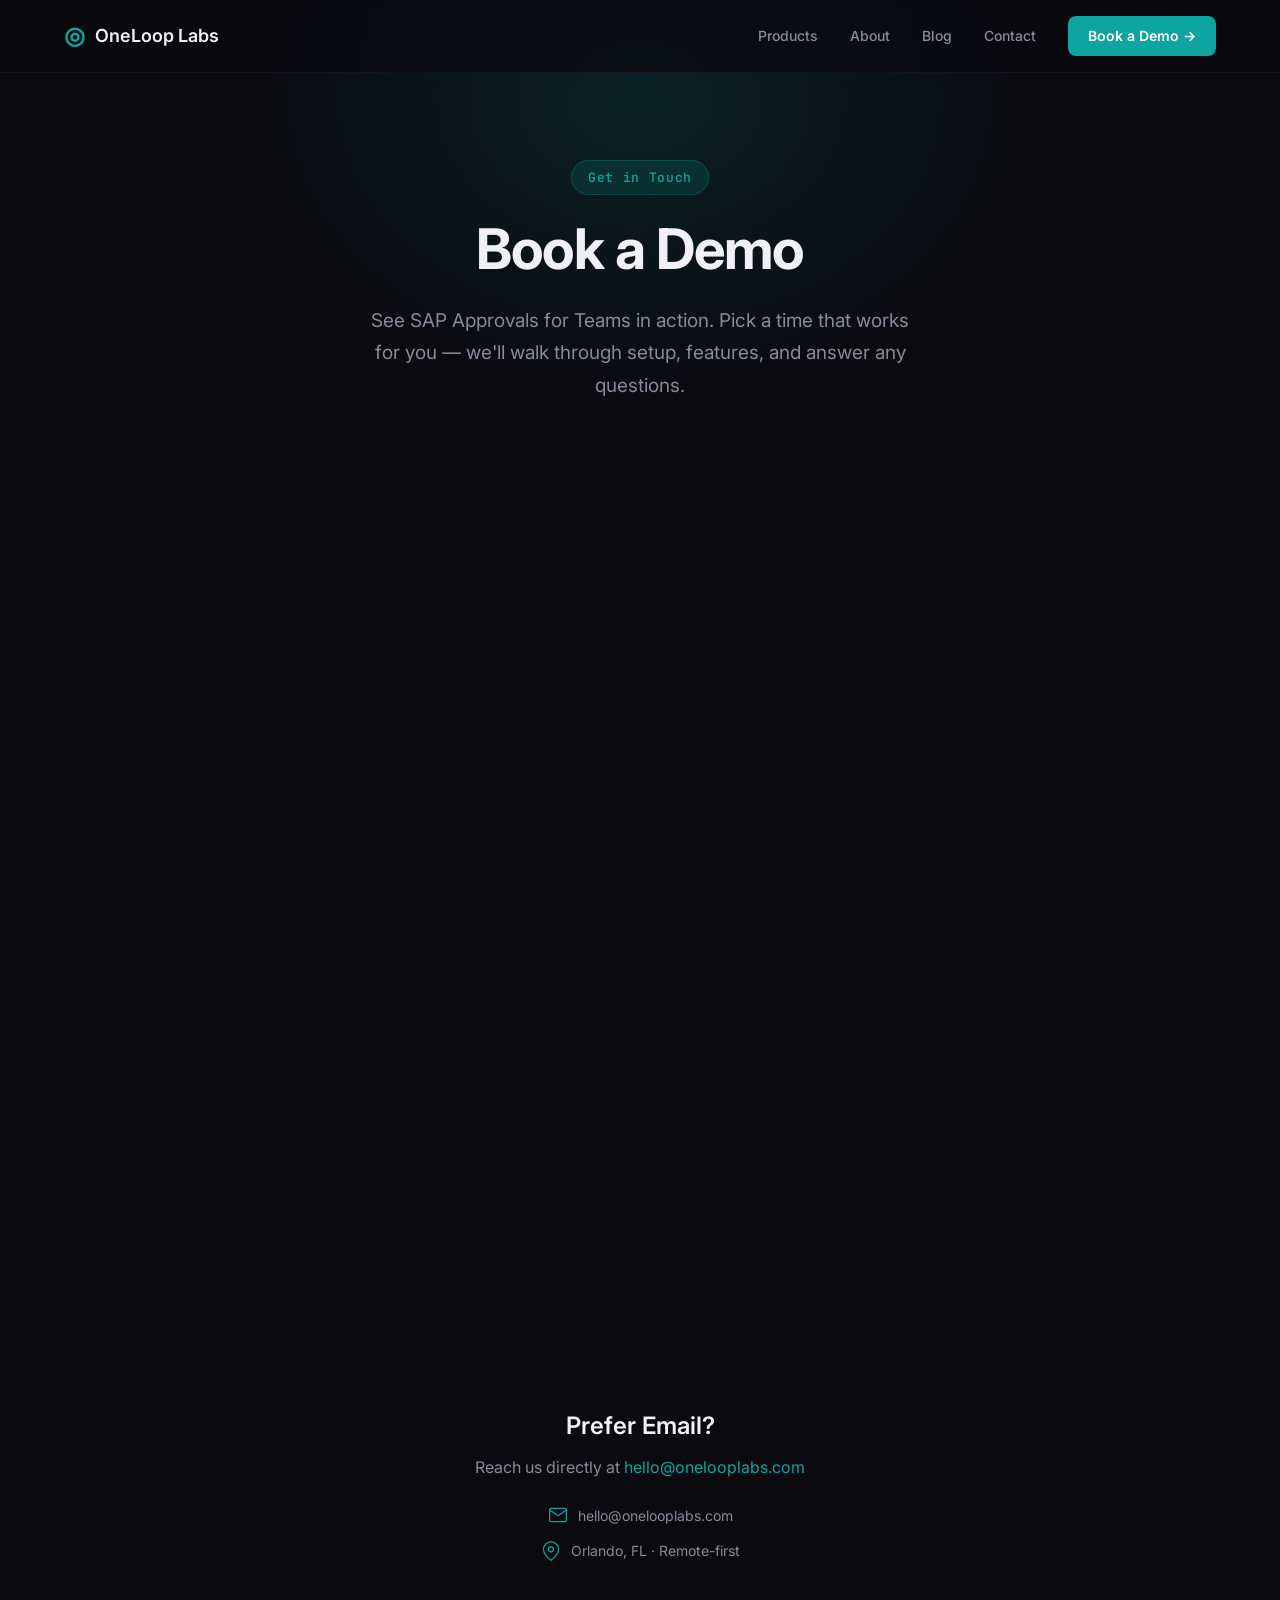
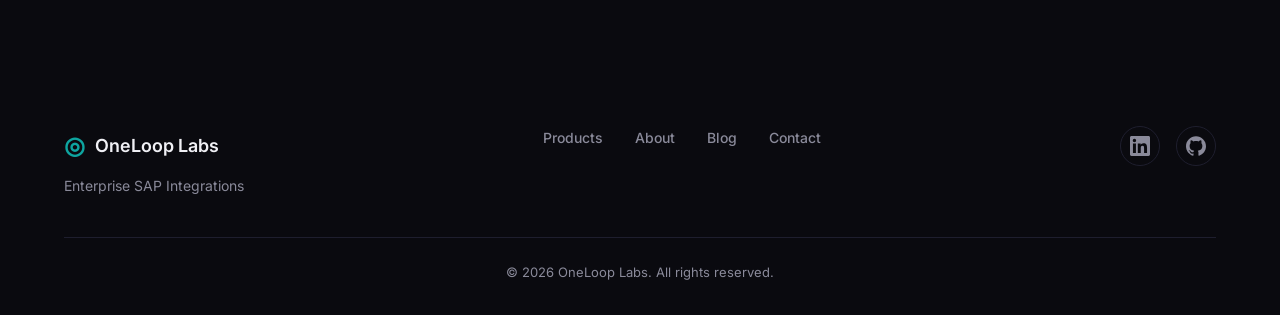
<file: contact.html>
<!DOCTYPE html>
<html lang="en">
<head>
  <meta charset="UTF-8">
  <meta name="viewport" content="width=device-width, initial-scale=1.0">
  <title>Book a Demo — OneLoop Labs</title>
  <meta name="description" content="Book a 30-minute demo with the OneLoop Labs team. See SAP Approvals for Microsoft Teams in action.">

  <!-- Open Graph -->
  <meta property="og:type" content="website">
  <meta property="og:title" content="Book a Demo — OneLoop Labs">
  <meta property="og:description" content="Book a 30-minute demo with the OneLoop Labs team. See SAP Approvals for Microsoft Teams in action.">
  <meta property="og:url" content="https://onelooplabs.com/contact">
  <meta property="og:site_name" content="OneLoop Labs">
  <meta property="og:image" content="https://onelooplabs.com/assets/images/og-image.png">

  <!-- Twitter Card -->
  <meta name="twitter:card" content="summary_large_image">
  <meta name="twitter:title" content="Book a Demo — OneLoop Labs">
  <meta name="twitter:description" content="Book a 30-minute demo with the OneLoop Labs team.">

  <!-- Canonical -->
  <link rel="canonical" href="https://onelooplabs.com/contact">

  <!-- Favicon -->
  <link rel="icon" type="image/svg+xml" href="data:image/svg+xml,<svg xmlns='http://www.w3.org/2000/svg' viewBox='0 0 32 32'><circle cx='16' cy='16' r='14' fill='%230ea5a0'/><text x='16' y='21' text-anchor='middle' fill='white' font-family='sans-serif' font-size='16' font-weight='bold'>O</text></svg>">

  <!-- Fonts -->
  <link rel="preconnect" href="https://fonts.googleapis.com">
  <link rel="preconnect" href="https://fonts.gstatic.com" crossorigin>
  <link href="https://fonts.googleapis.com/css2?family=Inter:wght@400;500;600;700&family=JetBrains+Mono:wght@400;500&display=swap" rel="stylesheet">

  <!-- Styles -->
  <link rel="stylesheet" href="/css/styles.css">

  <!-- Plausible Analytics -->
  <script defer data-domain="onelooplabs.com" src="https://plausible.io/js/script.js"></script>
</head>
<body>

  <!-- ===================== NAV ===================== -->
  <nav class="nav" id="nav">
    <div class="nav__container">
      <a href="/" class="nav__logo">
        <span class="nav__logo-icon">◎</span>
        <span class="nav__logo-text">OneLoop Labs</span>
      </a>

      <button class="nav__toggle" id="navToggle" aria-label="Toggle navigation" aria-expanded="false">
        <span class="nav__toggle-bar"></span>
        <span class="nav__toggle-bar"></span>
        <span class="nav__toggle-bar"></span>
      </button>

      <div class="nav__menu" id="navMenu">
        <a href="/#products" class="nav__link">Products</a>
        <a href="/about" class="nav__link">About</a>
        <a href="/blog" class="nav__link">Blog</a>
        <a href="/contact" class="nav__link">Contact</a>
        <a href="/contact" class="btn btn--primary btn--sm nav__cta">Book a Demo →</a>
      </div>
    </div>
  </nav>

  <!-- ===================== CONTACT HERO ===================== -->
  <section class="hero contact-hero">
    <div class="hero__glow" aria-hidden="true"></div>
    <div class="container">
      <div class="hero__content" style="text-align: center; max-width: 700px; margin: 0 auto;">
        <span class="badge">Get in Touch</span>
        <h1 class="hero__title" style="text-align: center;">Book a Demo</h1>
        <p class="hero__subtitle" style="text-align: center; max-width: 560px; margin: 0 auto 40px;">
          See SAP Approvals for Teams in action. Pick a time that works for you — we'll walk through setup, features, and answer any questions.
        </p>
      </div>
    </div>
  </section>

  <!-- ===================== CALENDLY EMBED ===================== -->
  <section class="section contact-embed">
    <div class="container">
      <div class="calendly-wrapper">
        <div class="calendly-inline-widget" data-url="https://calendly.com/hello-onelooplabs/demo-teams?hide_gdpr_banner=1&background_color=0a0a0f&text_color=f0f0f5&primary_color=0ea5a0" style="min-width: 320px; height: 700px;"></div>
        <script type="text/javascript" src="https://assets.calendly.com/assets/external/widget.js" async></script>
      </div>

      <div class="contact-alt">
        <h3 class="contact-alt__title">Prefer Email?</h3>
        <p class="contact-alt__desc">
          Reach us directly at <a href="mailto:hello@onelooplabs.com" class="link">hello@onelooplabs.com</a>
        </p>
        <div class="contact-alt__info">
          <div class="contact-alt__item">
            <svg viewBox="0 0 24 24" fill="none" stroke="currentColor" stroke-width="1.5" width="20" height="20"><path d="M4 4h16c1.1 0 2 .9 2 2v12c0 1.1-.9 2-2 2H4c-1.1 0-2-.9-2-2V6c0-1.1.9-2 2-2z"/><polyline points="22,6 12,13 2,6"/></svg>
            <span>hello@onelooplabs.com</span>
          </div>
          <div class="contact-alt__item">
            <svg viewBox="0 0 24 24" fill="none" stroke="currentColor" stroke-width="1.5" width="20" height="20"><path d="M21 10c0 7-9 13-9 13s-9-6-9-13a9 9 0 0118 0z"/><circle cx="12" cy="10" r="3"/></svg>
            <span>Orlando, FL · Remote-first</span>
          </div>
        </div>
      </div>
    </div>
  </section>

  <!-- ===================== FOOTER ===================== -->
  <footer class="footer">
    <div class="container">
      <div class="footer__grid">
        <div class="footer__brand">
          <a href="/" class="nav__logo">
            <span class="nav__logo-icon">◎</span>
            <span class="nav__logo-text">OneLoop Labs</span>
          </a>
          <p class="footer__tagline">Enterprise SAP Integrations</p>
        </div>

        <div class="footer__links">
          <a href="/#products" class="footer__link">Products</a>
          <a href="/about" class="footer__link">About</a>
          <a href="/blog" class="footer__link">Blog</a>
          <a href="/contact" class="footer__link">Contact</a>
        </div>

        <div class="footer__social">
          <a href="https://linkedin.com/company/onelooplabs" target="_blank" rel="noopener noreferrer" class="footer__social-link" aria-label="LinkedIn">
            <svg viewBox="0 0 24 24" fill="currentColor" width="20" height="20"><path d="M20.447 20.452h-3.554v-5.569c0-1.328-.027-3.037-1.852-3.037-1.853 0-2.136 1.445-2.136 2.939v5.667H9.351V9h3.414v1.561h.046c.477-.9 1.637-1.85 3.37-1.85 3.601 0 4.267 2.37 4.267 5.455v6.286zM5.337 7.433a2.062 2.062 0 01-2.063-2.065 2.064 2.064 0 112.063 2.065zm1.782 13.019H3.555V9h3.564v11.452zM22.225 0H1.771C.792 0 0 .774 0 1.729v20.542C0 23.227.792 24 1.771 24h20.451C23.2 24 24 23.227 24 22.271V1.729C24 .774 23.2 0 22.222 0h.003z"/></svg>
          </a>
          <a href="https://github.com/onelooplabs-dev" target="_blank" rel="noopener noreferrer" class="footer__social-link" aria-label="GitHub">
            <svg viewBox="0 0 24 24" fill="currentColor" width="20" height="20"><path d="M12 .297c-6.63 0-12 5.373-12 12 0 5.303 3.438 9.8 8.205 11.385.6.113.82-.258.82-.577 0-.285-.01-1.04-.015-2.04-3.338.724-4.042-1.61-4.042-1.61C4.422 18.07 3.633 17.7 3.633 17.7c-1.087-.744.084-.729.084-.729 1.205.084 1.838 1.236 1.838 1.236 1.07 1.835 2.809 1.305 3.495.998.108-.776.417-1.305.76-1.605-2.665-.3-5.466-1.332-5.466-5.93 0-1.31.465-2.38 1.235-3.22-.135-.303-.54-1.523.105-3.176 0 0 1.005-.322 3.3 1.23.96-.267 1.98-.399 3-.405 1.02.006 2.04.138 3 .405 2.28-1.552 3.285-1.23 3.285-1.23.645 1.653.24 2.873.12 3.176.765.84 1.23 1.91 1.23 3.22 0 4.61-2.805 5.625-5.475 5.92.42.36.81 1.096.81 2.22 0 1.606-.015 2.896-.015 3.286 0 .315.21.69.825.57C20.565 22.092 24 17.592 24 12.297c0-6.627-5.373-12-12-12"/></svg>
          </a>
        </div>
      </div>

      <div class="footer__bottom">
        <p>&copy; 2026 OneLoop Labs. All rights reserved.</p>
      </div>
    </div>
  </footer>

  <script src="/js/main.js"></script>
</body>
</html>
</file>
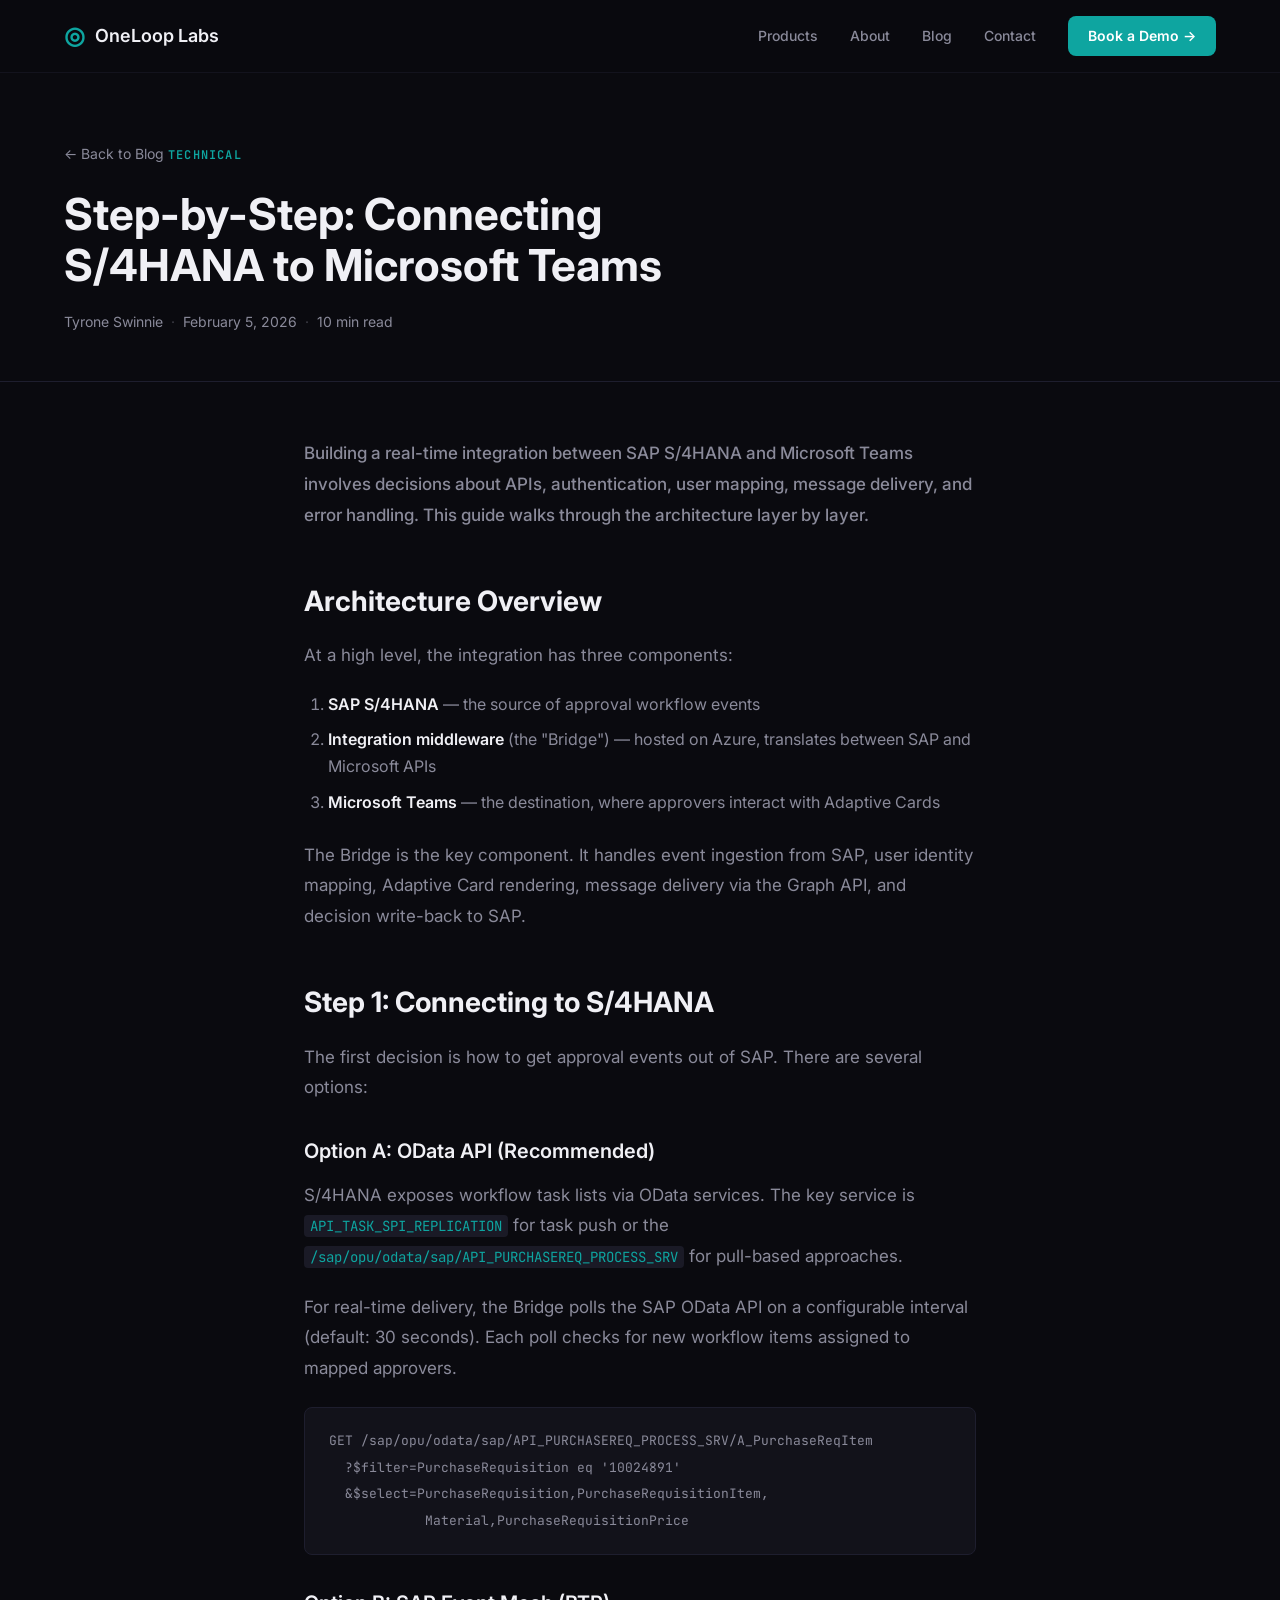
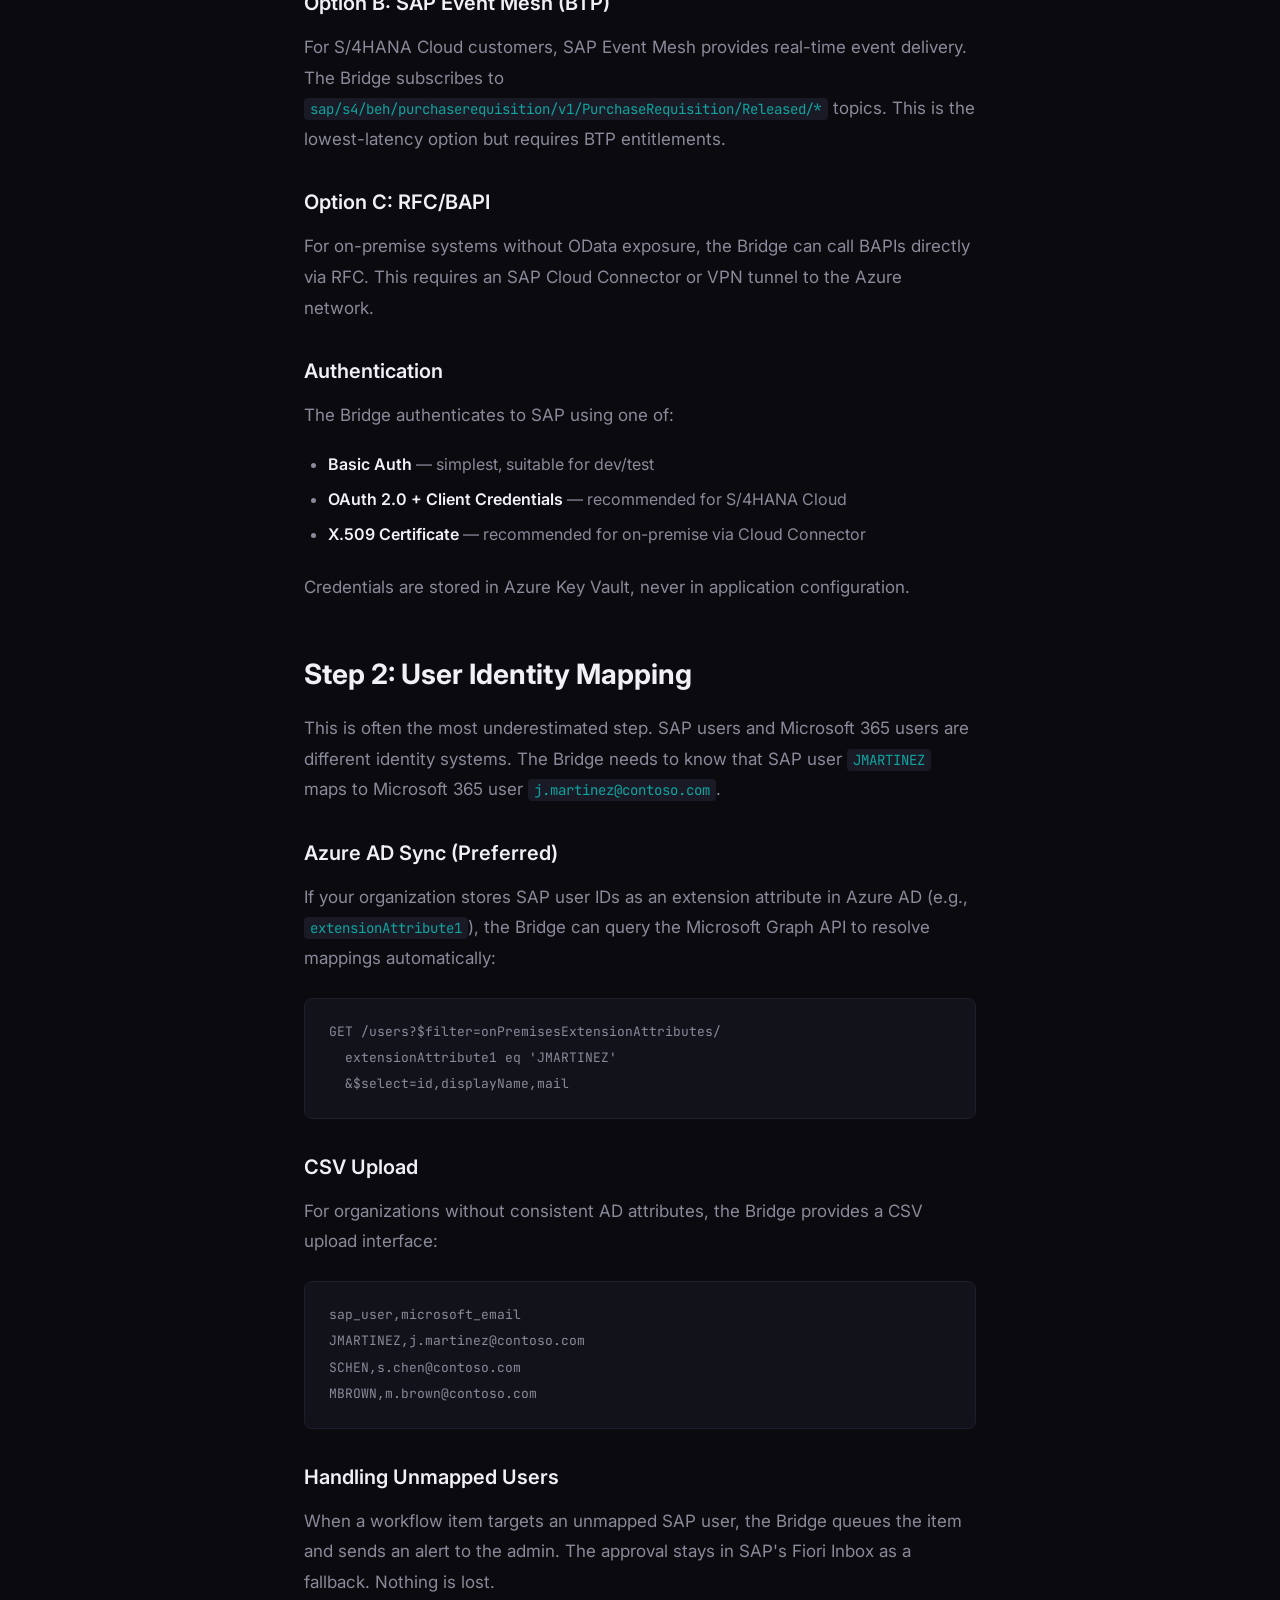
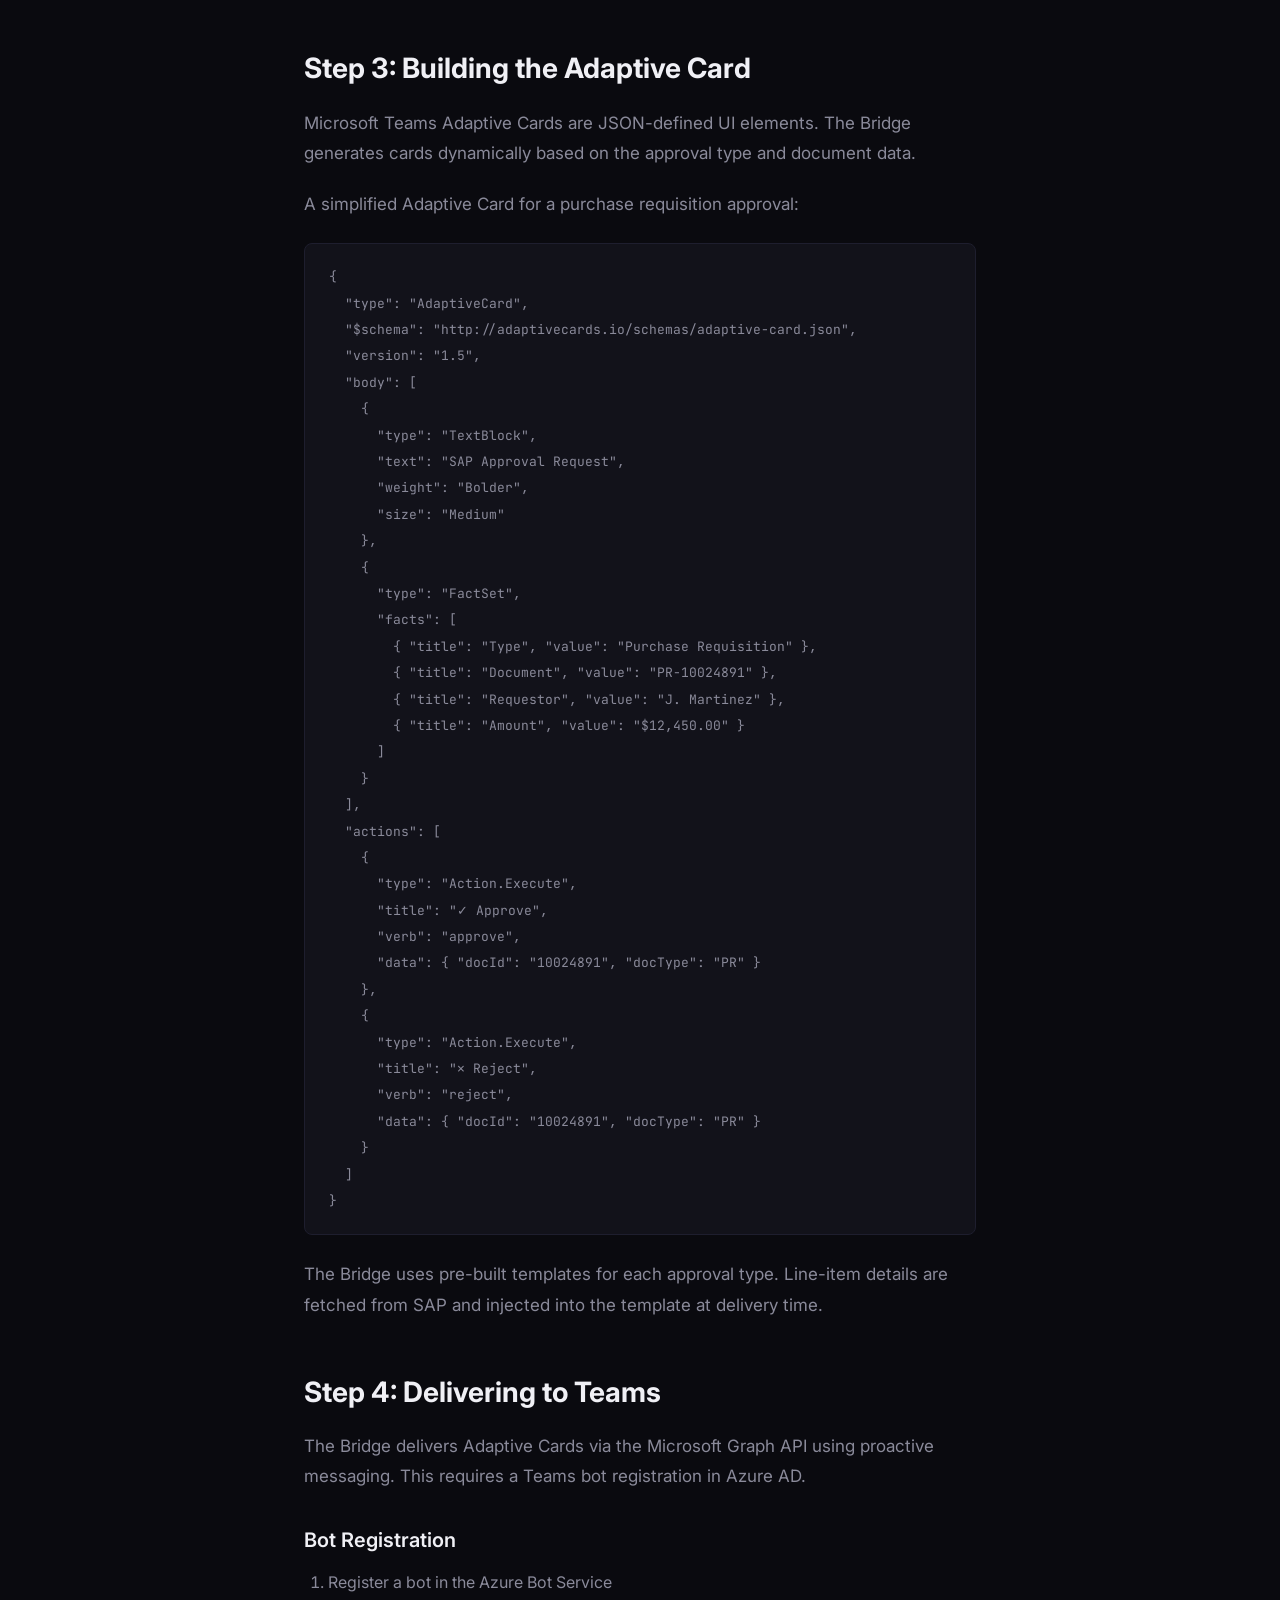
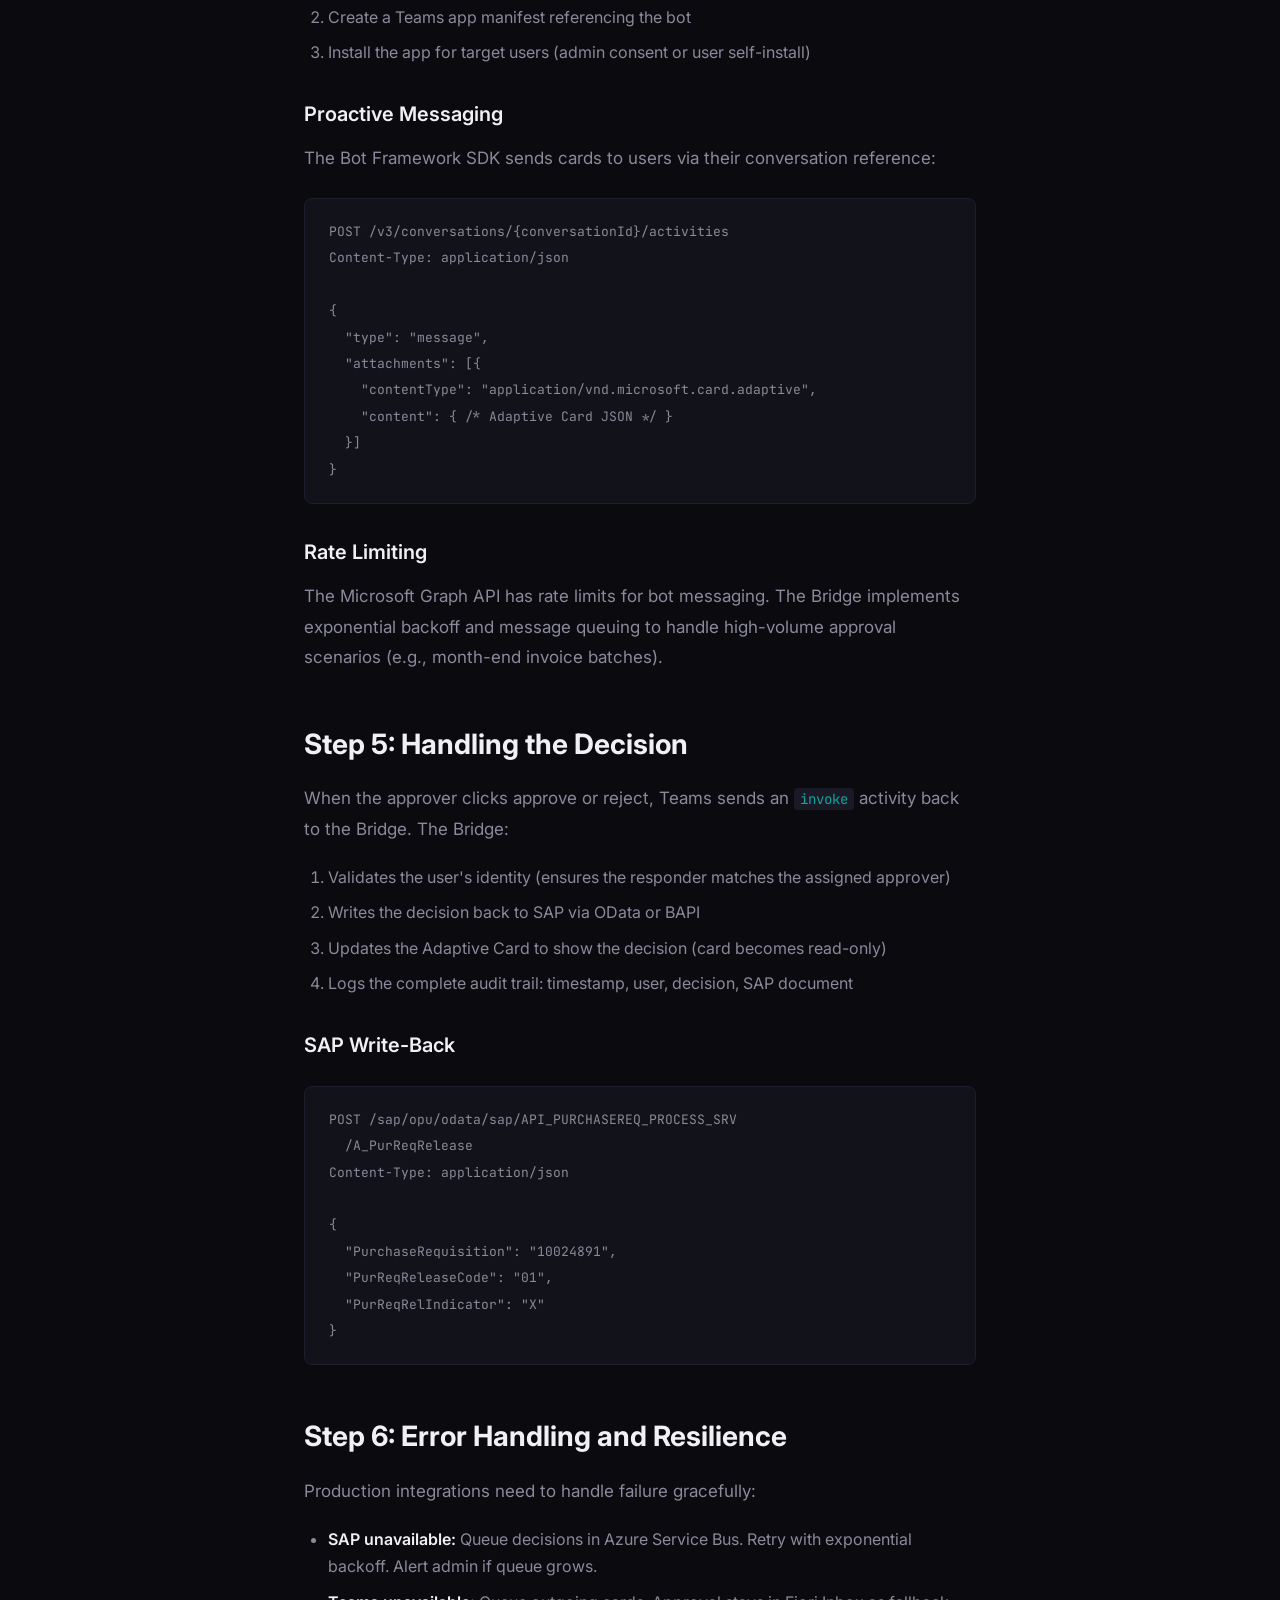
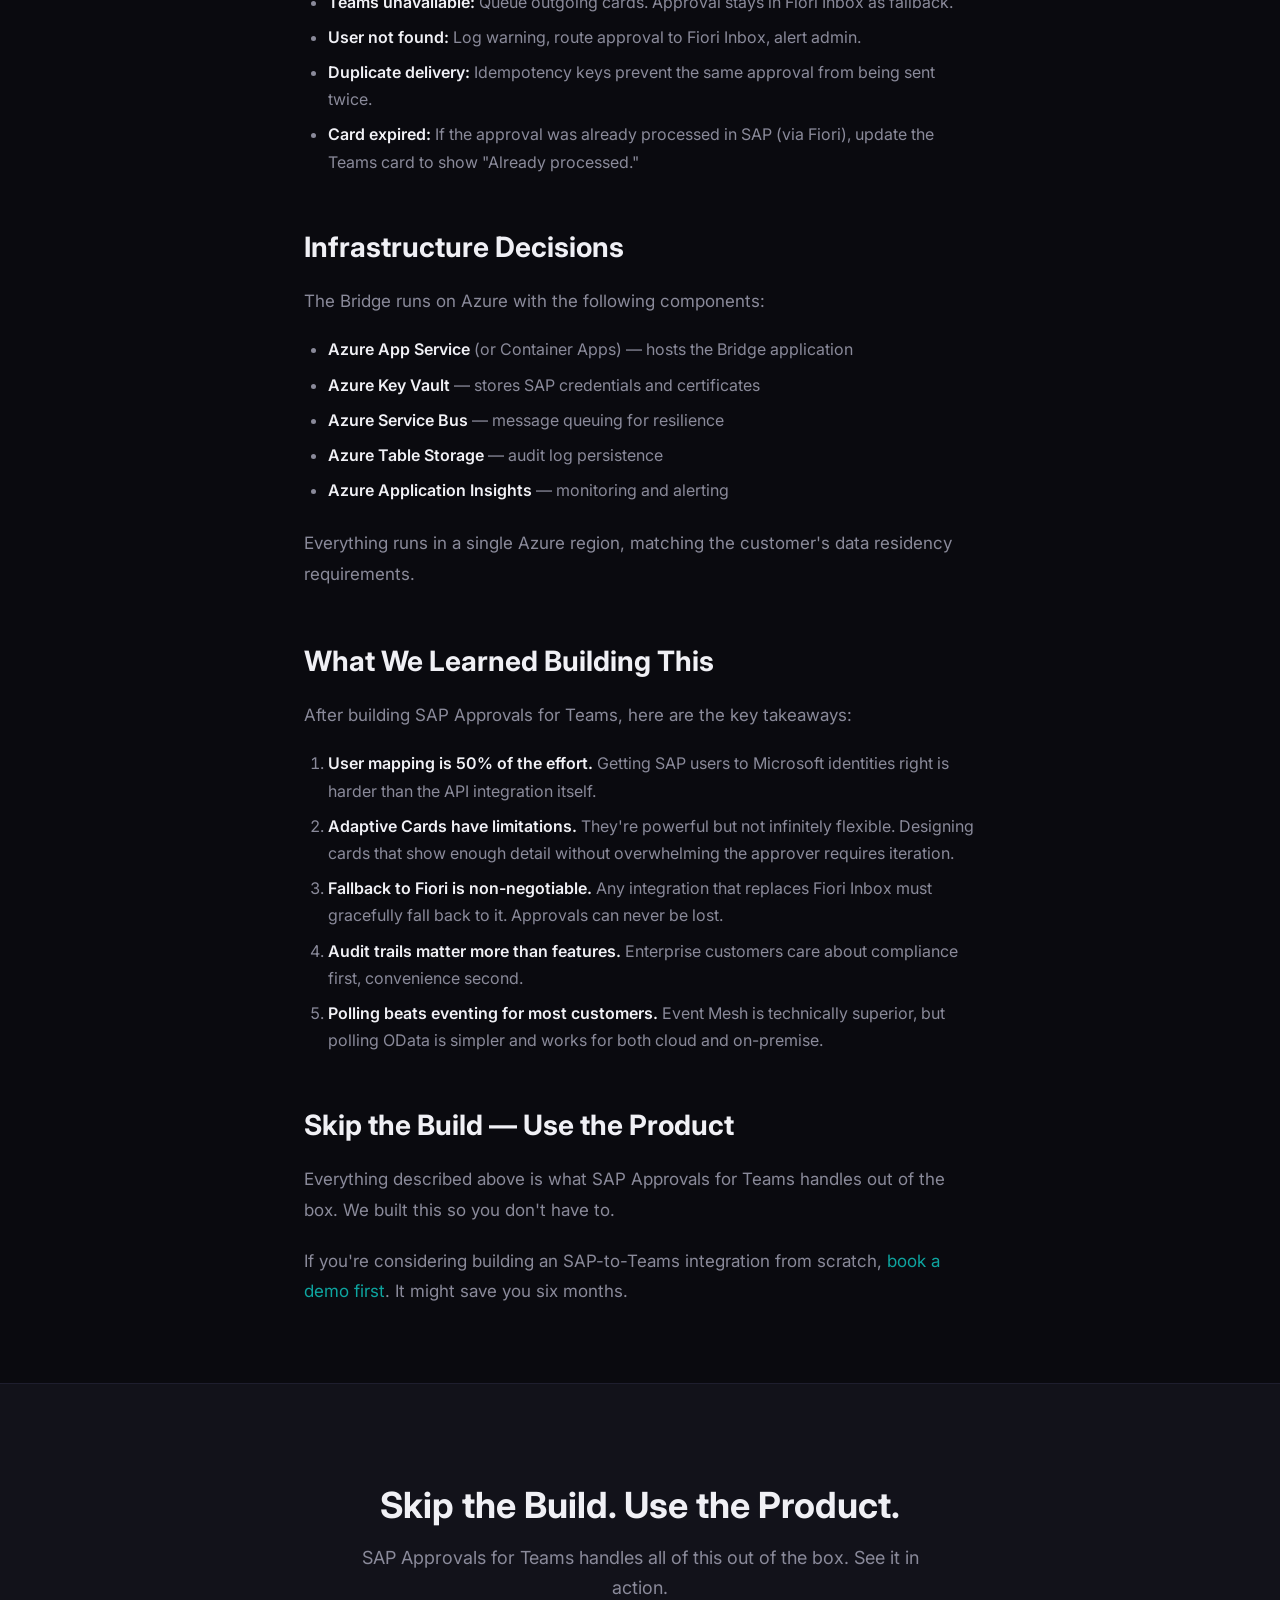
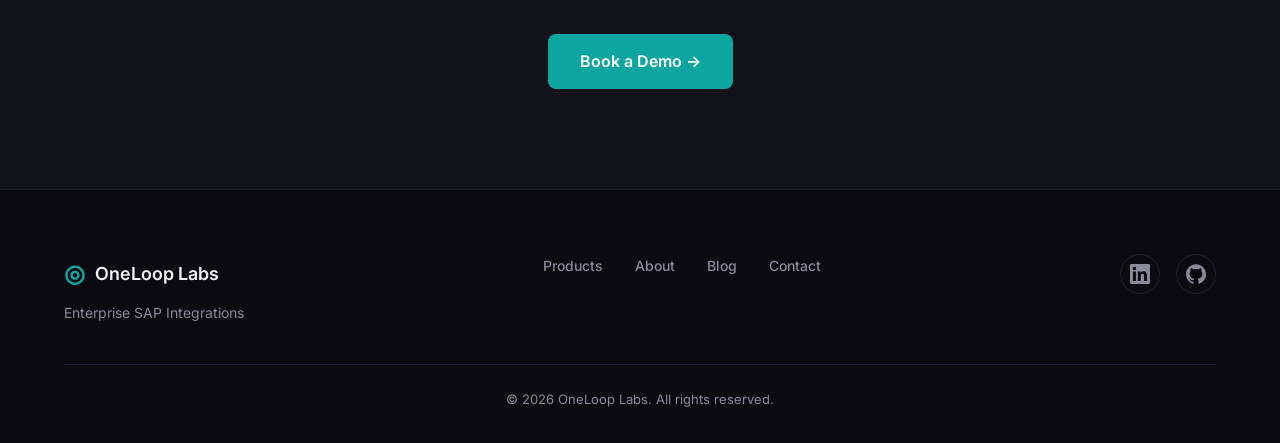
<file: blog/connecting-s4hana-to-microsoft-teams.html>
<!DOCTYPE html>
<html lang="en">
<head>
  <meta charset="UTF-8">
  <meta name="viewport" content="width=device-width, initial-scale=1.0">
  <title>Step-by-Step: Connecting S/4HANA to Microsoft Teams — OneLoop Labs Blog</title>
  <meta name="description" content="A technical guide to the architecture, APIs, and decisions involved in building a real-time integration between SAP S/4HANA and Microsoft Teams for approval workflows.">

  <!-- Open Graph -->
  <meta property="og:type" content="article">
  <meta property="og:title" content="Step-by-Step: Connecting S/4HANA to Microsoft Teams">
  <meta property="og:description" content="A technical guide to connecting SAP S/4HANA to Microsoft Teams for approval workflows.">
  <meta property="og:url" content="https://onelooplabs.com/blog/connecting-s4hana-to-microsoft-teams">
  <meta property="og:site_name" content="OneLoop Labs">
  <meta property="og:image" content="https://onelooplabs.com/assets/images/og-image.png">
  <meta property="article:published_time" content="2026-02-05T00:00:00Z">
  <meta property="article:author" content="Tyrone Swinnie">

  <!-- Twitter Card -->
  <meta name="twitter:card" content="summary_large_image">
  <meta name="twitter:title" content="Step-by-Step: Connecting S/4HANA to Microsoft Teams">
  <meta name="twitter:description" content="A technical guide to connecting SAP S/4HANA to Microsoft Teams.">

  <!-- Canonical -->
  <link rel="canonical" href="https://onelooplabs.com/blog/connecting-s4hana-to-microsoft-teams">

  <!-- Favicon -->
  <link rel="icon" type="image/svg+xml" href="data:image/svg+xml,<svg xmlns='http://www.w3.org/2000/svg' viewBox='0 0 32 32'><circle cx='16' cy='16' r='14' fill='%230ea5a0'/><text x='16' y='21' text-anchor='middle' fill='white' font-family='sans-serif' font-size='16' font-weight='bold'>O</text></svg>">

  <!-- Fonts -->
  <link rel="preconnect" href="https://fonts.googleapis.com">
  <link rel="preconnect" href="https://fonts.gstatic.com" crossorigin>
  <link href="https://fonts.googleapis.com/css2?family=Inter:wght@400;500;600;700&family=JetBrains+Mono:wght@400;500&display=swap" rel="stylesheet">

  <!-- Styles -->
  <link rel="stylesheet" href="/css/styles.css">

  <!-- Structured Data: Article -->
  <script type="application/ld+json">
  {
    "@context": "https://schema.org",
    "@type": "BlogPosting",
    "headline": "Step-by-Step: Connecting S/4HANA to Microsoft Teams",
    "description": "A technical guide to the architecture, APIs, and decisions involved in building a real-time integration between SAP S/4HANA and Microsoft Teams.",
    "author": {
      "@type": "Person",
      "name": "Tyrone Swinnie"
    },
    "publisher": {
      "@type": "Organization",
      "name": "OneLoop Labs",
      "url": "https://onelooplabs.com"
    },
    "datePublished": "2026-02-05",
    "url": "https://onelooplabs.com/blog/connecting-s4hana-to-microsoft-teams"
  }
  </script>

  <!-- Plausible Analytics -->
  <script defer data-domain="onelooplabs.com" src="https://plausible.io/js/script.js"></script>
</head>
<body>

  <!-- ===================== NAV ===================== -->
  <nav class="nav" id="nav">
    <div class="nav__container">
      <a href="/" class="nav__logo">
        <span class="nav__logo-icon">◎</span>
        <span class="nav__logo-text">OneLoop Labs</span>
      </a>

      <button class="nav__toggle" id="navToggle" aria-label="Toggle navigation" aria-expanded="false">
        <span class="nav__toggle-bar"></span>
        <span class="nav__toggle-bar"></span>
        <span class="nav__toggle-bar"></span>
      </button>

      <div class="nav__menu" id="navMenu">
        <a href="/#products" class="nav__link">Products</a>
        <a href="/about" class="nav__link">About</a>
        <a href="/blog" class="nav__link">Blog</a>
        <a href="/contact" class="nav__link">Contact</a>
        <a href="/contact" class="btn btn--primary btn--sm nav__cta">Book a Demo →</a>
      </div>
    </div>
  </nav>

  <!-- ===================== ARTICLE ===================== -->
  <article class="blog-post">
    <header class="blog-post__header">
      <div class="container">
        <a href="/blog" class="blog-post__back">← Back to Blog</a>
        <div class="blog-post__category">Technical</div>
        <h1 class="blog-post__title">Step-by-Step: Connecting S/4HANA to Microsoft Teams</h1>
        <div class="blog-post__meta">
          <span class="blog-post__author">Tyrone Swinnie</span>
          <span class="blog-post__sep">·</span>
          <time datetime="2026-02-05">February 5, 2026</time>
          <span class="blog-post__sep">·</span>
          <span>10 min read</span>
        </div>
      </div>
    </header>

    <div class="blog-post__body">
      <div class="container container--narrow">

        <p class="blog-post__lead">Building a real-time integration between SAP S/4HANA and Microsoft Teams involves decisions about APIs, authentication, user mapping, message delivery, and error handling. This guide walks through the architecture layer by layer.</p>

        <h2>Architecture Overview</h2>

        <p>At a high level, the integration has three components:</p>

        <ol>
          <li><strong>SAP S/4HANA</strong> — the source of approval workflow events</li>
          <li><strong>Integration middleware</strong> (the "Bridge") — hosted on Azure, translates between SAP and Microsoft APIs</li>
          <li><strong>Microsoft Teams</strong> — the destination, where approvers interact with Adaptive Cards</li>
        </ol>

        <p>The Bridge is the key component. It handles event ingestion from SAP, user identity mapping, Adaptive Card rendering, message delivery via the Graph API, and decision write-back to SAP.</p>

        <h2>Step 1: Connecting to S/4HANA</h2>

        <p>The first decision is how to get approval events out of SAP. There are several options:</p>

        <h3>Option A: OData API (Recommended)</h3>

        <p>S/4HANA exposes workflow task lists via OData services. The key service is <code>API_TASK_SPI_REPLICATION</code> for task push or the <code>/sap/opu/odata/sap/API_PURCHASEREQ_PROCESS_SRV</code> for pull-based approaches.</p>

        <p>For real-time delivery, the Bridge polls the SAP OData API on a configurable interval (default: 30 seconds). Each poll checks for new workflow items assigned to mapped approvers.</p>

        <pre><code>GET /sap/opu/odata/sap/API_PURCHASEREQ_PROCESS_SRV/A_PurchaseReqItem
  ?$filter=PurchaseRequisition eq '10024891'
  &$select=PurchaseRequisition,PurchaseRequisitionItem,
            Material,PurchaseRequisitionPrice</code></pre>

        <h3>Option B: SAP Event Mesh (BTP)</h3>

        <p>For S/4HANA Cloud customers, SAP Event Mesh provides real-time event delivery. The Bridge subscribes to <code>sap/s4/beh/purchaserequisition/v1/PurchaseRequisition/Released/*</code> topics. This is the lowest-latency option but requires BTP entitlements.</p>

        <h3>Option C: RFC/BAPI</h3>

        <p>For on-premise systems without OData exposure, the Bridge can call BAPIs directly via RFC. This requires an SAP Cloud Connector or VPN tunnel to the Azure network.</p>

        <h3>Authentication</h3>

        <p>The Bridge authenticates to SAP using one of:</p>

        <ul>
          <li><strong>Basic Auth</strong> — simplest, suitable for dev/test</li>
          <li><strong>OAuth 2.0 + Client Credentials</strong> — recommended for S/4HANA Cloud</li>
          <li><strong>X.509 Certificate</strong> — recommended for on-premise via Cloud Connector</li>
        </ul>

        <p>Credentials are stored in Azure Key Vault, never in application configuration.</p>

        <h2>Step 2: User Identity Mapping</h2>

        <p>This is often the most underestimated step. SAP users and Microsoft 365 users are different identity systems. The Bridge needs to know that SAP user <code>JMARTINEZ</code> maps to Microsoft 365 user <code>j.martinez@contoso.com</code>.</p>

        <h3>Azure AD Sync (Preferred)</h3>

        <p>If your organization stores SAP user IDs as an extension attribute in Azure AD (e.g., <code>extensionAttribute1</code>), the Bridge can query the Microsoft Graph API to resolve mappings automatically:</p>

        <pre><code>GET /users?$filter=onPremisesExtensionAttributes/
  extensionAttribute1 eq 'JMARTINEZ'
  &$select=id,displayName,mail</code></pre>

        <h3>CSV Upload</h3>

        <p>For organizations without consistent AD attributes, the Bridge provides a CSV upload interface:</p>

        <pre><code>sap_user,microsoft_email
JMARTINEZ,j.martinez@contoso.com
SCHEN,s.chen@contoso.com
MBROWN,m.brown@contoso.com</code></pre>

        <h3>Handling Unmapped Users</h3>

        <p>When a workflow item targets an unmapped SAP user, the Bridge queues the item and sends an alert to the admin. The approval stays in SAP's Fiori Inbox as a fallback. Nothing is lost.</p>

        <h2>Step 3: Building the Adaptive Card</h2>

        <p>Microsoft Teams Adaptive Cards are JSON-defined UI elements. The Bridge generates cards dynamically based on the approval type and document data.</p>

        <p>A simplified Adaptive Card for a purchase requisition approval:</p>

        <pre><code>{
  "type": "AdaptiveCard",
  "$schema": "http://adaptivecards.io/schemas/adaptive-card.json",
  "version": "1.5",
  "body": [
    {
      "type": "TextBlock",
      "text": "SAP Approval Request",
      "weight": "Bolder",
      "size": "Medium"
    },
    {
      "type": "FactSet",
      "facts": [
        { "title": "Type", "value": "Purchase Requisition" },
        { "title": "Document", "value": "PR-10024891" },
        { "title": "Requestor", "value": "J. Martinez" },
        { "title": "Amount", "value": "$12,450.00" }
      ]
    }
  ],
  "actions": [
    {
      "type": "Action.Execute",
      "title": "✓ Approve",
      "verb": "approve",
      "data": { "docId": "10024891", "docType": "PR" }
    },
    {
      "type": "Action.Execute",
      "title": "✕ Reject",
      "verb": "reject",
      "data": { "docId": "10024891", "docType": "PR" }
    }
  ]
}</code></pre>

        <p>The Bridge uses pre-built templates for each approval type. Line-item details are fetched from SAP and injected into the template at delivery time.</p>

        <h2>Step 4: Delivering to Teams</h2>

        <p>The Bridge delivers Adaptive Cards via the Microsoft Graph API using proactive messaging. This requires a Teams bot registration in Azure AD.</p>

        <h3>Bot Registration</h3>

        <ol>
          <li>Register a bot in the Azure Bot Service</li>
          <li>Create a Teams app manifest referencing the bot</li>
          <li>Install the app for target users (admin consent or user self-install)</li>
        </ol>

        <h3>Proactive Messaging</h3>

        <p>The Bot Framework SDK sends cards to users via their conversation reference:</p>

        <pre><code>POST /v3/conversations/{conversationId}/activities
Content-Type: application/json

{
  "type": "message",
  "attachments": [{
    "contentType": "application/vnd.microsoft.card.adaptive",
    "content": { /* Adaptive Card JSON */ }
  }]
}</code></pre>

        <h3>Rate Limiting</h3>

        <p>The Microsoft Graph API has rate limits for bot messaging. The Bridge implements exponential backoff and message queuing to handle high-volume approval scenarios (e.g., month-end invoice batches).</p>

        <h2>Step 5: Handling the Decision</h2>

        <p>When the approver clicks approve or reject, Teams sends an <code>invoke</code> activity back to the Bridge. The Bridge:</p>

        <ol>
          <li>Validates the user's identity (ensures the responder matches the assigned approver)</li>
          <li>Writes the decision back to SAP via OData or BAPI</li>
          <li>Updates the Adaptive Card to show the decision (card becomes read-only)</li>
          <li>Logs the complete audit trail: timestamp, user, decision, SAP document</li>
        </ol>

        <h3>SAP Write-Back</h3>

        <pre><code>POST /sap/opu/odata/sap/API_PURCHASEREQ_PROCESS_SRV
  /A_PurReqRelease
Content-Type: application/json

{
  "PurchaseRequisition": "10024891",
  "PurReqReleaseCode": "01",
  "PurReqRelIndicator": "X"
}</code></pre>

        <h2>Step 6: Error Handling and Resilience</h2>

        <p>Production integrations need to handle failure gracefully:</p>

        <ul>
          <li><strong>SAP unavailable:</strong> Queue decisions in Azure Service Bus. Retry with exponential backoff. Alert admin if queue grows.</li>
          <li><strong>Teams unavailable:</strong> Queue outgoing cards. Approval stays in Fiori Inbox as fallback.</li>
          <li><strong>User not found:</strong> Log warning, route approval to Fiori Inbox, alert admin.</li>
          <li><strong>Duplicate delivery:</strong> Idempotency keys prevent the same approval from being sent twice.</li>
          <li><strong>Card expired:</strong> If the approval was already processed in SAP (via Fiori), update the Teams card to show "Already processed."</li>
        </ul>

        <h2>Infrastructure Decisions</h2>

        <p>The Bridge runs on Azure with the following components:</p>

        <ul>
          <li><strong>Azure App Service</strong> (or Container Apps) — hosts the Bridge application</li>
          <li><strong>Azure Key Vault</strong> — stores SAP credentials and certificates</li>
          <li><strong>Azure Service Bus</strong> — message queuing for resilience</li>
          <li><strong>Azure Table Storage</strong> — audit log persistence</li>
          <li><strong>Azure Application Insights</strong> — monitoring and alerting</li>
        </ul>

        <p>Everything runs in a single Azure region, matching the customer's data residency requirements.</p>

        <h2>What We Learned Building This</h2>

        <p>After building SAP Approvals for Teams, here are the key takeaways:</p>

        <ol>
          <li><strong>User mapping is 50% of the effort.</strong> Getting SAP users to Microsoft identities right is harder than the API integration itself.</li>
          <li><strong>Adaptive Cards have limitations.</strong> They're powerful but not infinitely flexible. Designing cards that show enough detail without overwhelming the approver requires iteration.</li>
          <li><strong>Fallback to Fiori is non-negotiable.</strong> Any integration that replaces Fiori Inbox must gracefully fall back to it. Approvals can never be lost.</li>
          <li><strong>Audit trails matter more than features.</strong> Enterprise customers care about compliance first, convenience second.</li>
          <li><strong>Polling beats eventing for most customers.</strong> Event Mesh is technically superior, but polling OData is simpler and works for both cloud and on-premise.</li>
        </ol>

        <h2>Skip the Build — Use the Product</h2>

        <p>Everything described above is what SAP Approvals for Teams handles out of the box. We built this so you don't have to.</p>

        <p>If you're considering building an SAP-to-Teams integration from scratch, <a href="/contact" class="link">book a demo first</a>. It might save you six months.</p>

      </div>
    </div>
  </article>

  <!-- ===================== POST CTA ===================== -->
  <section class="section cta">
    <div class="container">
      <div class="cta__content">
        <h2 class="cta__title">Skip the Build. Use the Product.</h2>
        <p class="cta__subtitle">SAP Approvals for Teams handles all of this out of the box. See it in action.</p>
        <a href="/contact" class="btn btn--primary btn--lg">Book a Demo →</a>
      </div>
    </div>
  </section>

  <!-- ===================== FOOTER ===================== -->
  <footer class="footer">
    <div class="container">
      <div class="footer__grid">
        <div class="footer__brand">
          <a href="/" class="nav__logo">
            <span class="nav__logo-icon">◎</span>
            <span class="nav__logo-text">OneLoop Labs</span>
          </a>
          <p class="footer__tagline">Enterprise SAP Integrations</p>
        </div>

        <div class="footer__links">
          <a href="/#products" class="footer__link">Products</a>
          <a href="/about" class="footer__link">About</a>
          <a href="/blog" class="footer__link">Blog</a>
          <a href="/contact" class="footer__link">Contact</a>
        </div>

        <div class="footer__social">
          <a href="https://linkedin.com/company/onelooplabs" target="_blank" rel="noopener noreferrer" class="footer__social-link" aria-label="LinkedIn">
            <svg viewBox="0 0 24 24" fill="currentColor" width="20" height="20"><path d="M20.447 20.452h-3.554v-5.569c0-1.328-.027-3.037-1.852-3.037-1.853 0-2.136 1.445-2.136 2.939v5.667H9.351V9h3.414v1.561h.046c.477-.9 1.637-1.85 3.37-1.85 3.601 0 4.267 2.37 4.267 5.455v6.286zM5.337 7.433a2.062 2.062 0 01-2.063-2.065 2.064 2.064 0 112.063 2.065zm1.782 13.019H3.555V9h3.564v11.452zM22.225 0H1.771C.792 0 0 .774 0 1.729v20.542C0 23.227.792 24 1.771 24h20.451C23.2 24 24 23.227 24 22.271V1.729C24 .774 23.2 0 22.222 0h.003z"/></svg>
          </a>
          <a href="https://github.com/onelooplabs-dev" target="_blank" rel="noopener noreferrer" class="footer__social-link" aria-label="GitHub">
            <svg viewBox="0 0 24 24" fill="currentColor" width="20" height="20"><path d="M12 .297c-6.63 0-12 5.373-12 12 0 5.303 3.438 9.8 8.205 11.385.6.113.82-.258.82-.577 0-.285-.01-1.04-.015-2.04-3.338.724-4.042-1.61-4.042-1.61C4.422 18.07 3.633 17.7 3.633 17.7c-1.087-.744.084-.729.084-.729 1.205.084 1.838 1.236 1.838 1.236 1.07 1.835 2.809 1.305 3.495.998.108-.776.417-1.305.76-1.605-2.665-.3-5.466-1.332-5.466-5.93 0-1.31.465-2.38 1.235-3.22-.135-.303-.54-1.523.105-3.176 0 0 1.005-.322 3.3 1.23.96-.267 1.98-.399 3-.405 1.02.006 2.04.138 3 .405 2.28-1.552 3.285-1.23 3.285-1.23.645 1.653.24 2.873.12 3.176.765.84 1.23 1.91 1.23 3.22 0 4.61-2.805 5.625-5.475 5.92.42.36.81 1.096.81 2.22 0 1.606-.015 2.896-.015 3.286 0 .315.21.69.825.57C20.565 22.092 24 17.592 24 12.297c0-6.627-5.373-12-12-12"/></svg>
          </a>
        </div>
      </div>

      <div class="footer__bottom">
        <p>&copy; 2026 OneLoop Labs. All rights reserved.</p>
      </div>
    </div>
  </footer>

  <script src="/js/main.js"></script>
</body>
</html>
</file>
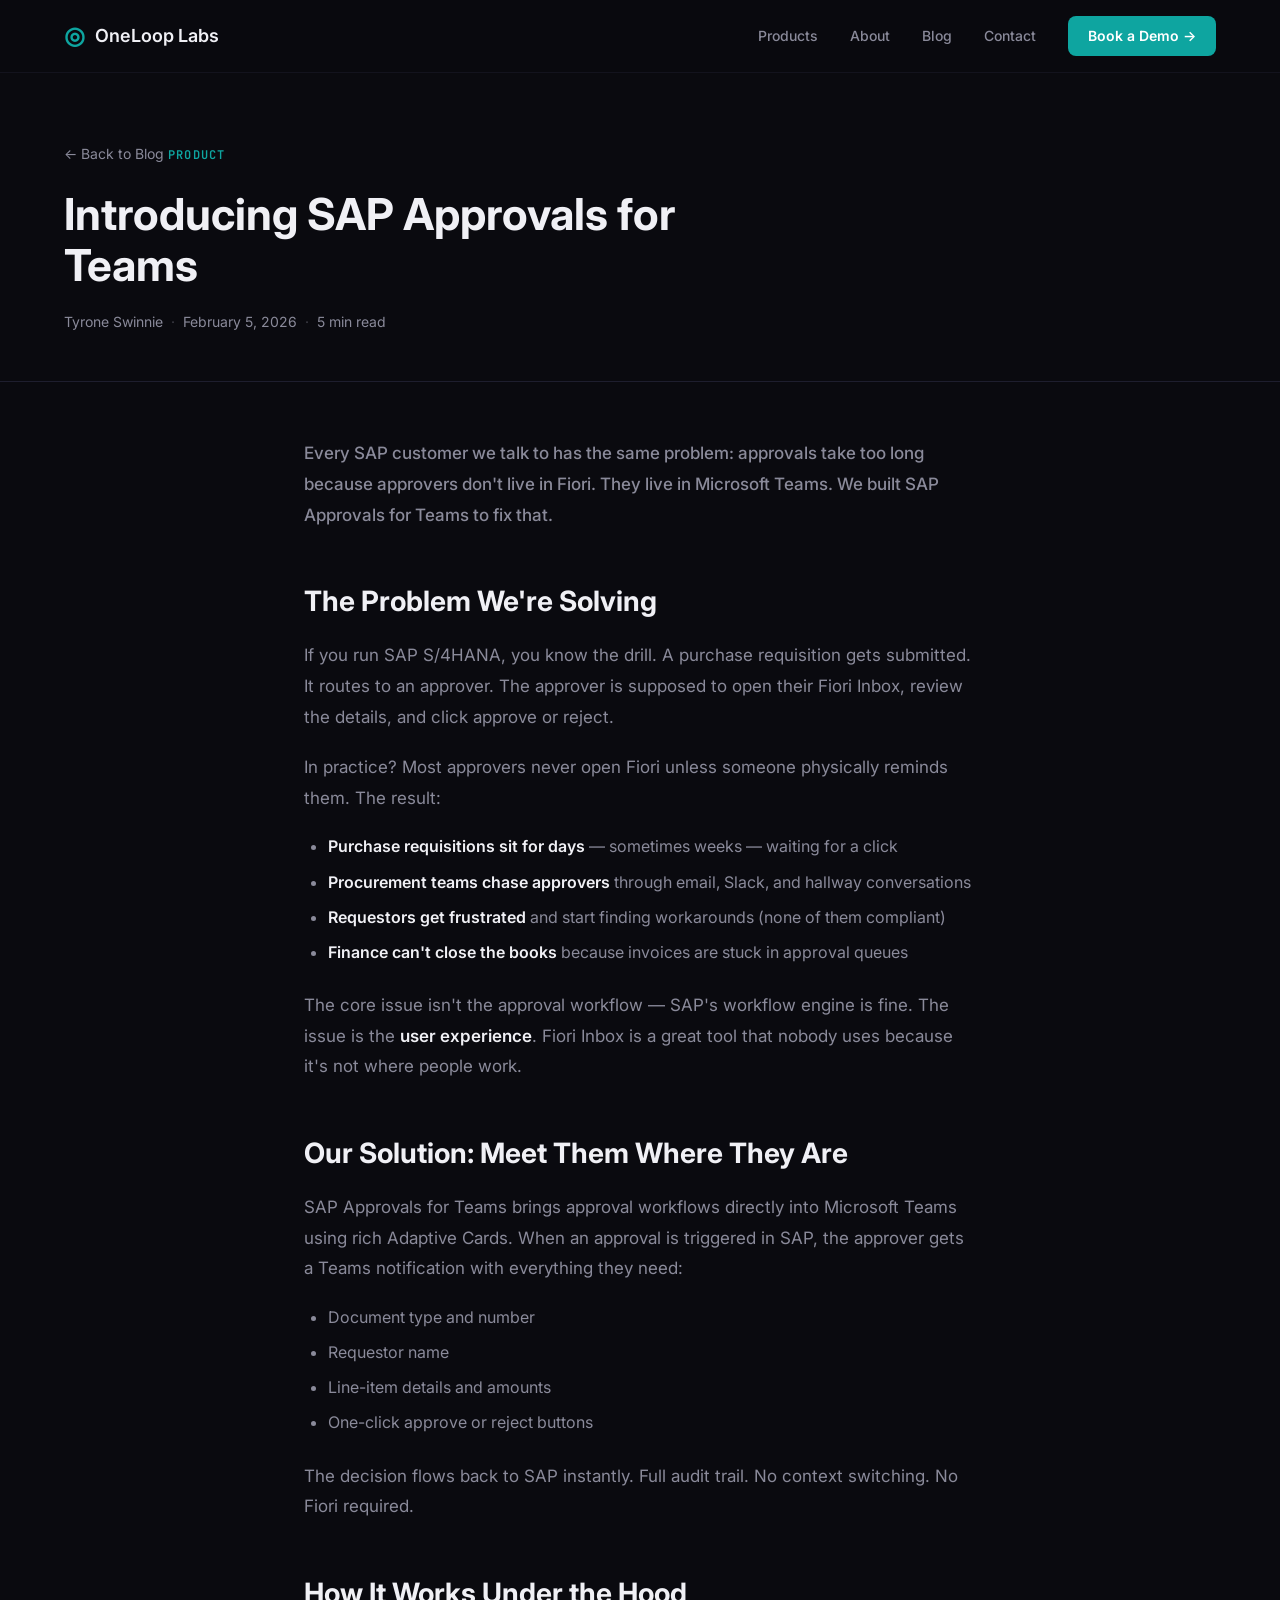
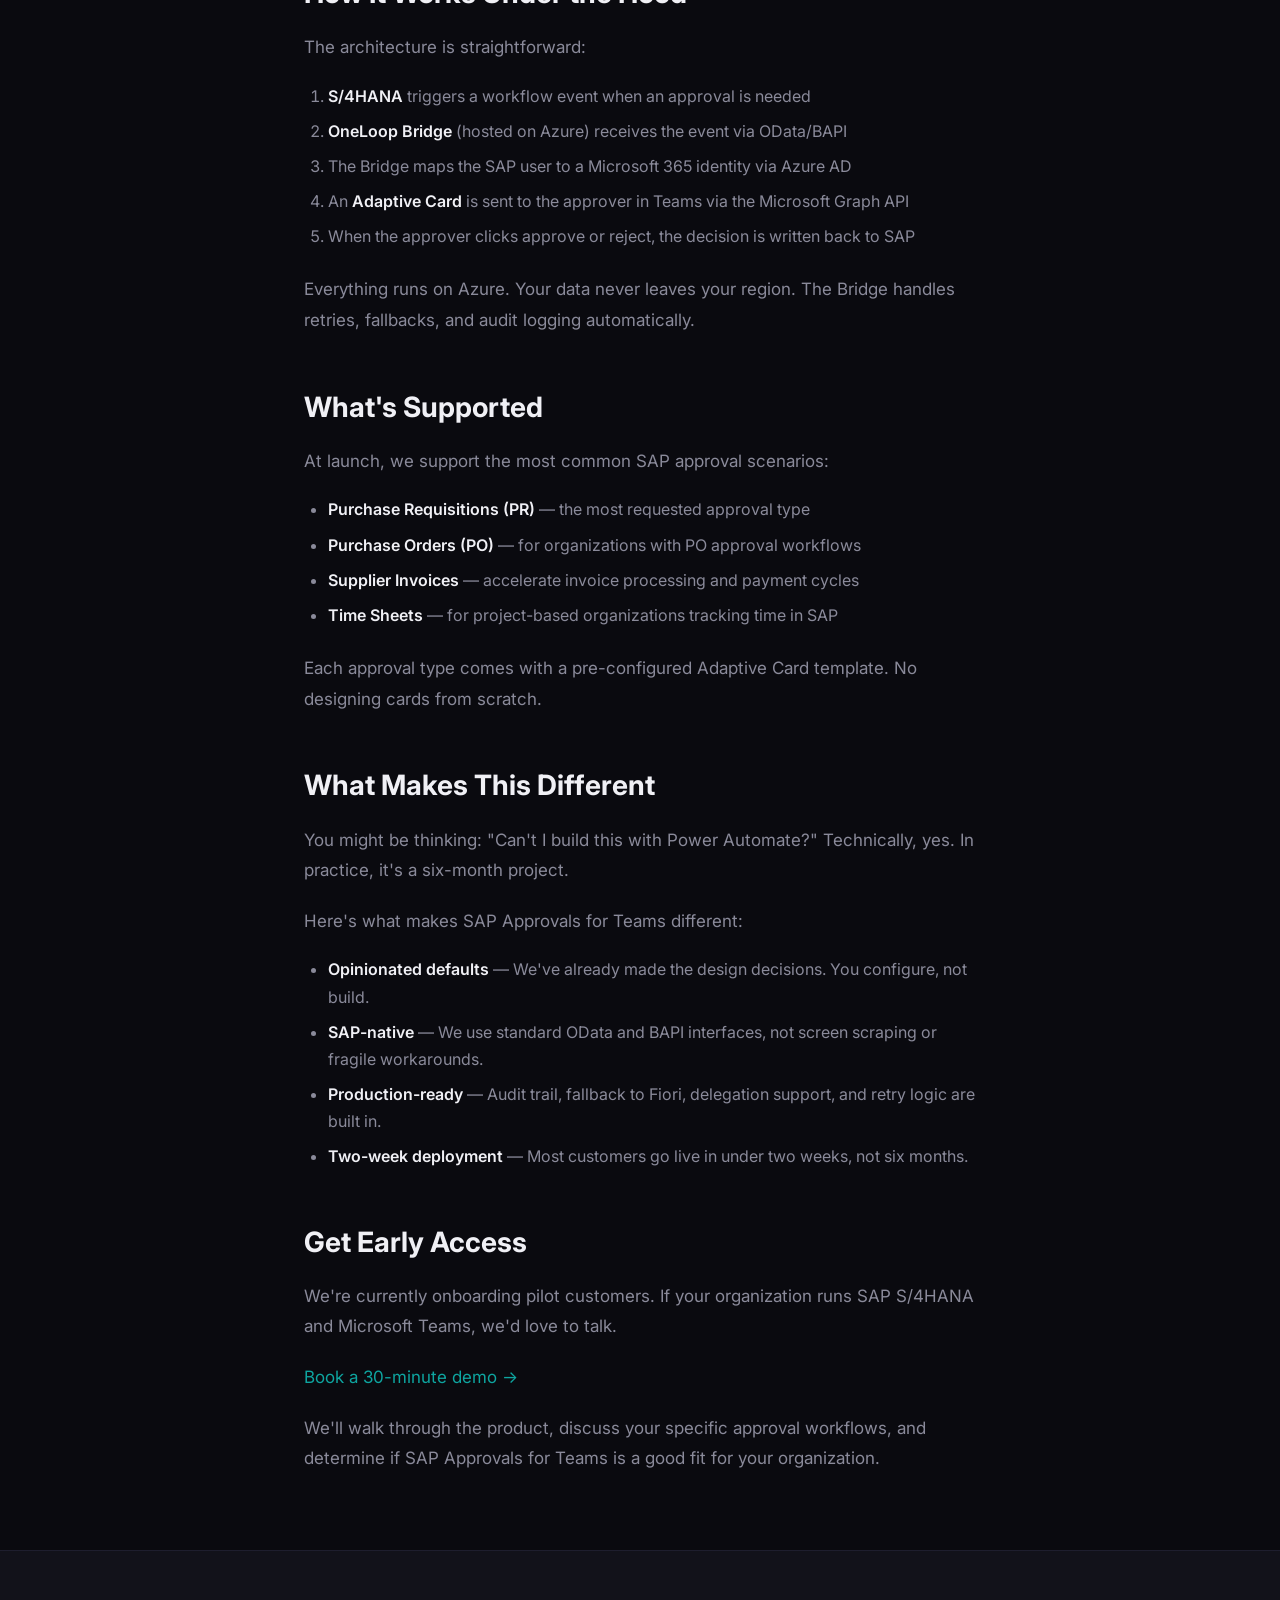
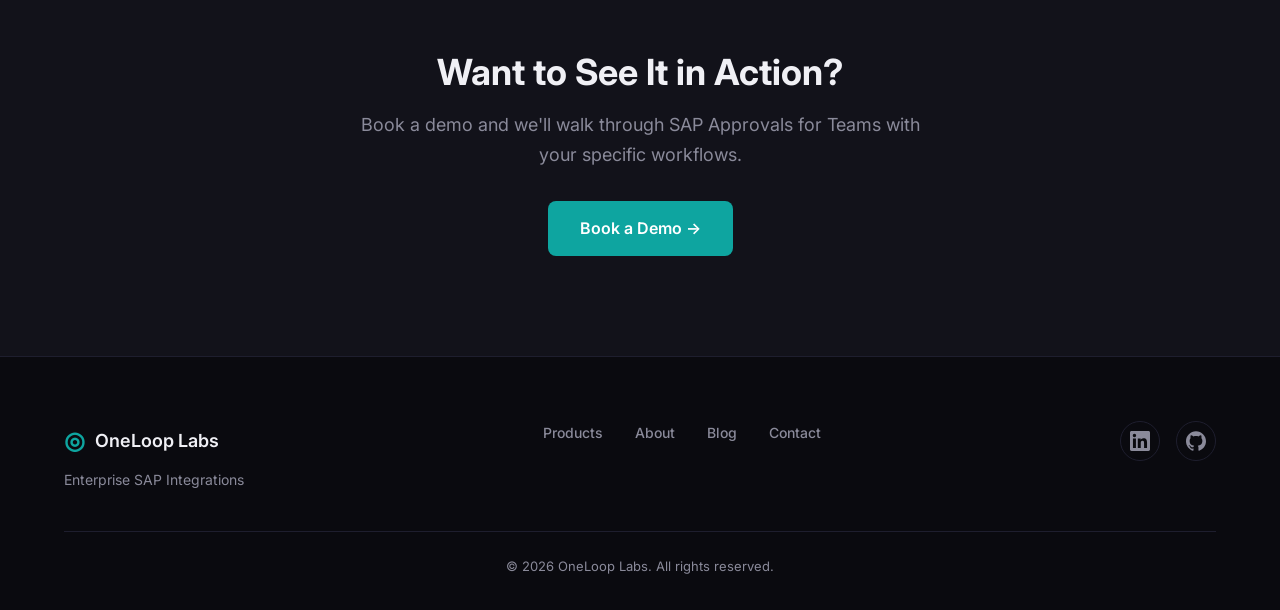
<file: blog/introducing-sap-approvals-for-teams.html>
<!DOCTYPE html>
<html lang="en">
<head>
  <meta charset="UTF-8">
  <meta name="viewport" content="width=device-width, initial-scale=1.0">
  <title>Introducing SAP Approvals for Teams — OneLoop Labs Blog</title>
  <meta name="description" content="We're building a new way to handle SAP approvals — directly inside Microsoft Teams. Here's what it does, why we built it, and how to get early access.">

  <!-- Open Graph -->
  <meta property="og:type" content="article">
  <meta property="og:title" content="Introducing SAP Approvals for Teams">
  <meta property="og:description" content="We're building a new way to handle SAP approvals — directly inside Microsoft Teams.">
  <meta property="og:url" content="https://onelooplabs.com/blog/introducing-sap-approvals-for-teams">
  <meta property="og:site_name" content="OneLoop Labs">
  <meta property="og:image" content="https://onelooplabs.com/assets/images/og-image.png">
  <meta property="article:published_time" content="2026-02-05T00:00:00Z">
  <meta property="article:author" content="Tyrone Swinnie">

  <!-- Twitter Card -->
  <meta name="twitter:card" content="summary_large_image">
  <meta name="twitter:title" content="Introducing SAP Approvals for Teams">
  <meta name="twitter:description" content="We're building a new way to handle SAP approvals — directly inside Microsoft Teams.">

  <!-- Canonical -->
  <link rel="canonical" href="https://onelooplabs.com/blog/introducing-sap-approvals-for-teams">

  <!-- Favicon -->
  <link rel="icon" type="image/svg+xml" href="data:image/svg+xml,<svg xmlns='http://www.w3.org/2000/svg' viewBox='0 0 32 32'><circle cx='16' cy='16' r='14' fill='%230ea5a0'/><text x='16' y='21' text-anchor='middle' fill='white' font-family='sans-serif' font-size='16' font-weight='bold'>O</text></svg>">

  <!-- Fonts -->
  <link rel="preconnect" href="https://fonts.googleapis.com">
  <link rel="preconnect" href="https://fonts.gstatic.com" crossorigin>
  <link href="https://fonts.googleapis.com/css2?family=Inter:wght@400;500;600;700&family=JetBrains+Mono:wght@400;500&display=swap" rel="stylesheet">

  <!-- Styles -->
  <link rel="stylesheet" href="/css/styles.css">

  <!-- Structured Data: Article -->
  <script type="application/ld+json">
  {
    "@context": "https://schema.org",
    "@type": "BlogPosting",
    "headline": "Introducing SAP Approvals for Teams",
    "description": "We're building a new way to handle SAP approvals — directly inside Microsoft Teams.",
    "author": {
      "@type": "Person",
      "name": "Tyrone Swinnie"
    },
    "publisher": {
      "@type": "Organization",
      "name": "OneLoop Labs",
      "url": "https://onelooplabs.com"
    },
    "datePublished": "2026-02-05",
    "url": "https://onelooplabs.com/blog/introducing-sap-approvals-for-teams"
  }
  </script>

  <!-- Plausible Analytics -->
  <script defer data-domain="onelooplabs.com" src="https://plausible.io/js/script.js"></script>
</head>
<body>

  <!-- ===================== NAV ===================== -->
  <nav class="nav" id="nav">
    <div class="nav__container">
      <a href="/" class="nav__logo">
        <span class="nav__logo-icon">◎</span>
        <span class="nav__logo-text">OneLoop Labs</span>
      </a>

      <button class="nav__toggle" id="navToggle" aria-label="Toggle navigation" aria-expanded="false">
        <span class="nav__toggle-bar"></span>
        <span class="nav__toggle-bar"></span>
        <span class="nav__toggle-bar"></span>
      </button>

      <div class="nav__menu" id="navMenu">
        <a href="/#products" class="nav__link">Products</a>
        <a href="/about" class="nav__link">About</a>
        <a href="/blog" class="nav__link">Blog</a>
        <a href="/contact" class="nav__link">Contact</a>
        <a href="/contact" class="btn btn--primary btn--sm nav__cta">Book a Demo →</a>
      </div>
    </div>
  </nav>

  <!-- ===================== ARTICLE ===================== -->
  <article class="blog-post">
    <header class="blog-post__header">
      <div class="container">
        <a href="/blog" class="blog-post__back">← Back to Blog</a>
        <div class="blog-post__category">Product</div>
        <h1 class="blog-post__title">Introducing SAP Approvals for Teams</h1>
        <div class="blog-post__meta">
          <span class="blog-post__author">Tyrone Swinnie</span>
          <span class="blog-post__sep">·</span>
          <time datetime="2026-02-05">February 5, 2026</time>
          <span class="blog-post__sep">·</span>
          <span>5 min read</span>
        </div>
      </div>
    </header>

    <div class="blog-post__body">
      <div class="container container--narrow">

        <p class="blog-post__lead">Every SAP customer we talk to has the same problem: approvals take too long because approvers don't live in Fiori. They live in Microsoft Teams. We built SAP Approvals for Teams to fix that.</p>

        <h2>The Problem We're Solving</h2>

        <p>If you run SAP S/4HANA, you know the drill. A purchase requisition gets submitted. It routes to an approver. The approver is supposed to open their Fiori Inbox, review the details, and click approve or reject.</p>

        <p>In practice? Most approvers never open Fiori unless someone physically reminds them. The result:</p>

        <ul>
          <li><strong>Purchase requisitions sit for days</strong> — sometimes weeks — waiting for a click</li>
          <li><strong>Procurement teams chase approvers</strong> through email, Slack, and hallway conversations</li>
          <li><strong>Requestors get frustrated</strong> and start finding workarounds (none of them compliant)</li>
          <li><strong>Finance can't close the books</strong> because invoices are stuck in approval queues</li>
        </ul>

        <p>The core issue isn't the approval workflow — SAP's workflow engine is fine. The issue is the <strong>user experience</strong>. Fiori Inbox is a great tool that nobody uses because it's not where people work.</p>

        <h2>Our Solution: Meet Them Where They Are</h2>

        <p>SAP Approvals for Teams brings approval workflows directly into Microsoft Teams using rich Adaptive Cards. When an approval is triggered in SAP, the approver gets a Teams notification with everything they need:</p>

        <ul>
          <li>Document type and number</li>
          <li>Requestor name</li>
          <li>Line-item details and amounts</li>
          <li>One-click approve or reject buttons</li>
        </ul>

        <p>The decision flows back to SAP instantly. Full audit trail. No context switching. No Fiori required.</p>

        <h2>How It Works Under the Hood</h2>

        <p>The architecture is straightforward:</p>

        <ol>
          <li><strong>S/4HANA</strong> triggers a workflow event when an approval is needed</li>
          <li><strong>OneLoop Bridge</strong> (hosted on Azure) receives the event via OData/BAPI</li>
          <li>The Bridge maps the SAP user to a Microsoft 365 identity via Azure AD</li>
          <li>An <strong>Adaptive Card</strong> is sent to the approver in Teams via the Microsoft Graph API</li>
          <li>When the approver clicks approve or reject, the decision is written back to SAP</li>
        </ol>

        <p>Everything runs on Azure. Your data never leaves your region. The Bridge handles retries, fallbacks, and audit logging automatically.</p>

        <h2>What's Supported</h2>

        <p>At launch, we support the most common SAP approval scenarios:</p>

        <ul>
          <li><strong>Purchase Requisitions (PR)</strong> — the most requested approval type</li>
          <li><strong>Purchase Orders (PO)</strong> — for organizations with PO approval workflows</li>
          <li><strong>Supplier Invoices</strong> — accelerate invoice processing and payment cycles</li>
          <li><strong>Time Sheets</strong> — for project-based organizations tracking time in SAP</li>
        </ul>

        <p>Each approval type comes with a pre-configured Adaptive Card template. No designing cards from scratch.</p>

        <h2>What Makes This Different</h2>

        <p>You might be thinking: "Can't I build this with Power Automate?" Technically, yes. In practice, it's a six-month project.</p>

        <p>Here's what makes SAP Approvals for Teams different:</p>

        <ul>
          <li><strong>Opinionated defaults</strong> — We've already made the design decisions. You configure, not build.</li>
          <li><strong>SAP-native</strong> — We use standard OData and BAPI interfaces, not screen scraping or fragile workarounds.</li>
          <li><strong>Production-ready</strong> — Audit trail, fallback to Fiori, delegation support, and retry logic are built in.</li>
          <li><strong>Two-week deployment</strong> — Most customers go live in under two weeks, not six months.</li>
        </ul>

        <h2>Get Early Access</h2>

        <p>We're currently onboarding pilot customers. If your organization runs SAP S/4HANA and Microsoft Teams, we'd love to talk.</p>

        <p><a href="/contact" class="link">Book a 30-minute demo →</a></p>

        <p>We'll walk through the product, discuss your specific approval workflows, and determine if SAP Approvals for Teams is a good fit for your organization.</p>

      </div>
    </div>
  </article>

  <!-- ===================== POST CTA ===================== -->
  <section class="section cta">
    <div class="container">
      <div class="cta__content">
        <h2 class="cta__title">Want to See It in Action?</h2>
        <p class="cta__subtitle">Book a demo and we'll walk through SAP Approvals for Teams with your specific workflows.</p>
        <a href="/contact" class="btn btn--primary btn--lg">Book a Demo →</a>
      </div>
    </div>
  </section>

  <!-- ===================== FOOTER ===================== -->
  <footer class="footer">
    <div class="container">
      <div class="footer__grid">
        <div class="footer__brand">
          <a href="/" class="nav__logo">
            <span class="nav__logo-icon">◎</span>
            <span class="nav__logo-text">OneLoop Labs</span>
          </a>
          <p class="footer__tagline">Enterprise SAP Integrations</p>
        </div>

        <div class="footer__links">
          <a href="/#products" class="footer__link">Products</a>
          <a href="/about" class="footer__link">About</a>
          <a href="/blog" class="footer__link">Blog</a>
          <a href="/contact" class="footer__link">Contact</a>
        </div>

        <div class="footer__social">
          <a href="https://linkedin.com/company/onelooplabs" target="_blank" rel="noopener noreferrer" class="footer__social-link" aria-label="LinkedIn">
            <svg viewBox="0 0 24 24" fill="currentColor" width="20" height="20"><path d="M20.447 20.452h-3.554v-5.569c0-1.328-.027-3.037-1.852-3.037-1.853 0-2.136 1.445-2.136 2.939v5.667H9.351V9h3.414v1.561h.046c.477-.9 1.637-1.85 3.37-1.85 3.601 0 4.267 2.37 4.267 5.455v6.286zM5.337 7.433a2.062 2.062 0 01-2.063-2.065 2.064 2.064 0 112.063 2.065zm1.782 13.019H3.555V9h3.564v11.452zM22.225 0H1.771C.792 0 0 .774 0 1.729v20.542C0 23.227.792 24 1.771 24h20.451C23.2 24 24 23.227 24 22.271V1.729C24 .774 23.2 0 22.222 0h.003z"/></svg>
          </a>
          <a href="https://github.com/onelooplabs-dev" target="_blank" rel="noopener noreferrer" class="footer__social-link" aria-label="GitHub">
            <svg viewBox="0 0 24 24" fill="currentColor" width="20" height="20"><path d="M12 .297c-6.63 0-12 5.373-12 12 0 5.303 3.438 9.8 8.205 11.385.6.113.82-.258.82-.577 0-.285-.01-1.04-.015-2.04-3.338.724-4.042-1.61-4.042-1.61C4.422 18.07 3.633 17.7 3.633 17.7c-1.087-.744.084-.729.084-.729 1.205.084 1.838 1.236 1.838 1.236 1.07 1.835 2.809 1.305 3.495.998.108-.776.417-1.305.76-1.605-2.665-.3-5.466-1.332-5.466-5.93 0-1.31.465-2.38 1.235-3.22-.135-.303-.54-1.523.105-3.176 0 0 1.005-.322 3.3 1.23.96-.267 1.98-.399 3-.405 1.02.006 2.04.138 3 .405 2.28-1.552 3.285-1.23 3.285-1.23.645 1.653.24 2.873.12 3.176.765.84 1.23 1.91 1.23 3.22 0 4.61-2.805 5.625-5.475 5.92.42.36.81 1.096.81 2.22 0 1.606-.015 2.896-.015 3.286 0 .315.21.69.825.57C20.565 22.092 24 17.592 24 12.297c0-6.627-5.373-12-12-12"/></svg>
          </a>
        </div>
      </div>

      <div class="footer__bottom">
        <p>&copy; 2026 OneLoop Labs. All rights reserved.</p>
      </div>
    </div>
  </footer>

  <script src="/js/main.js"></script>
</body>
</html>
</file>
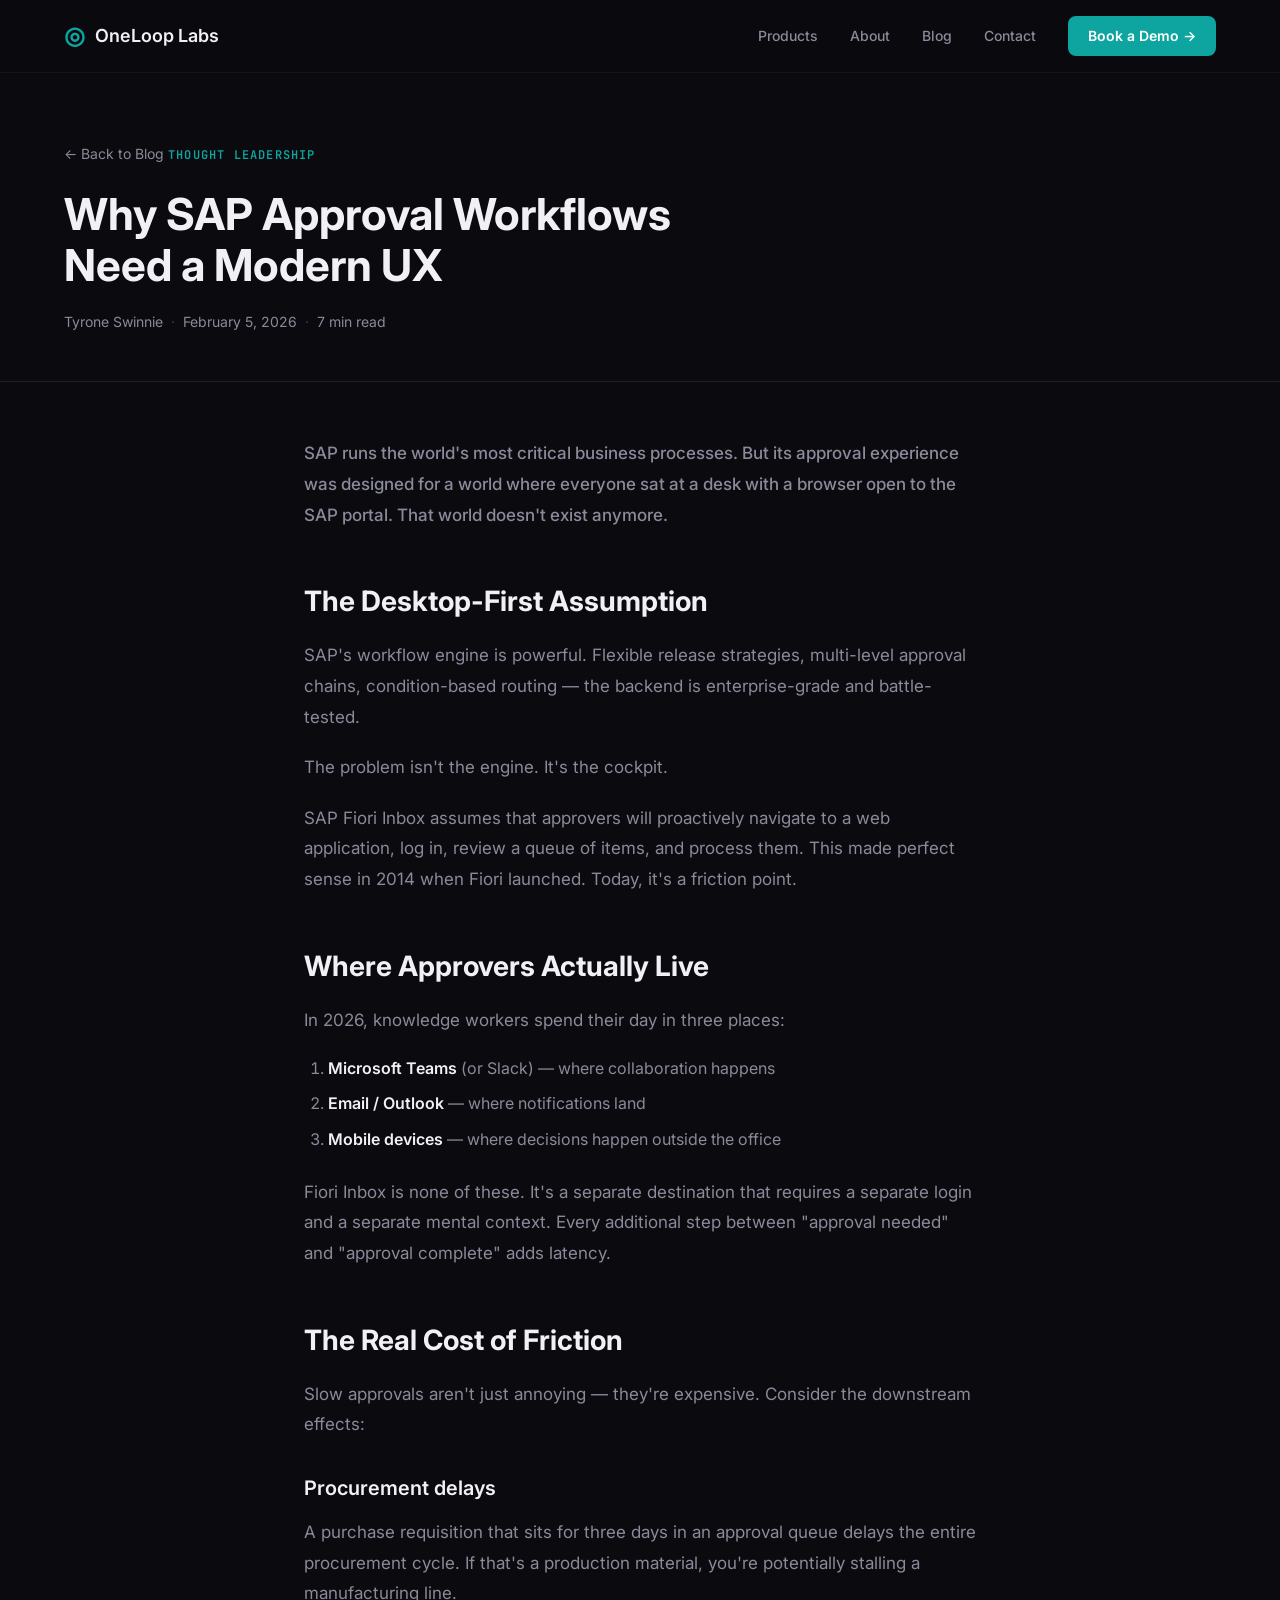
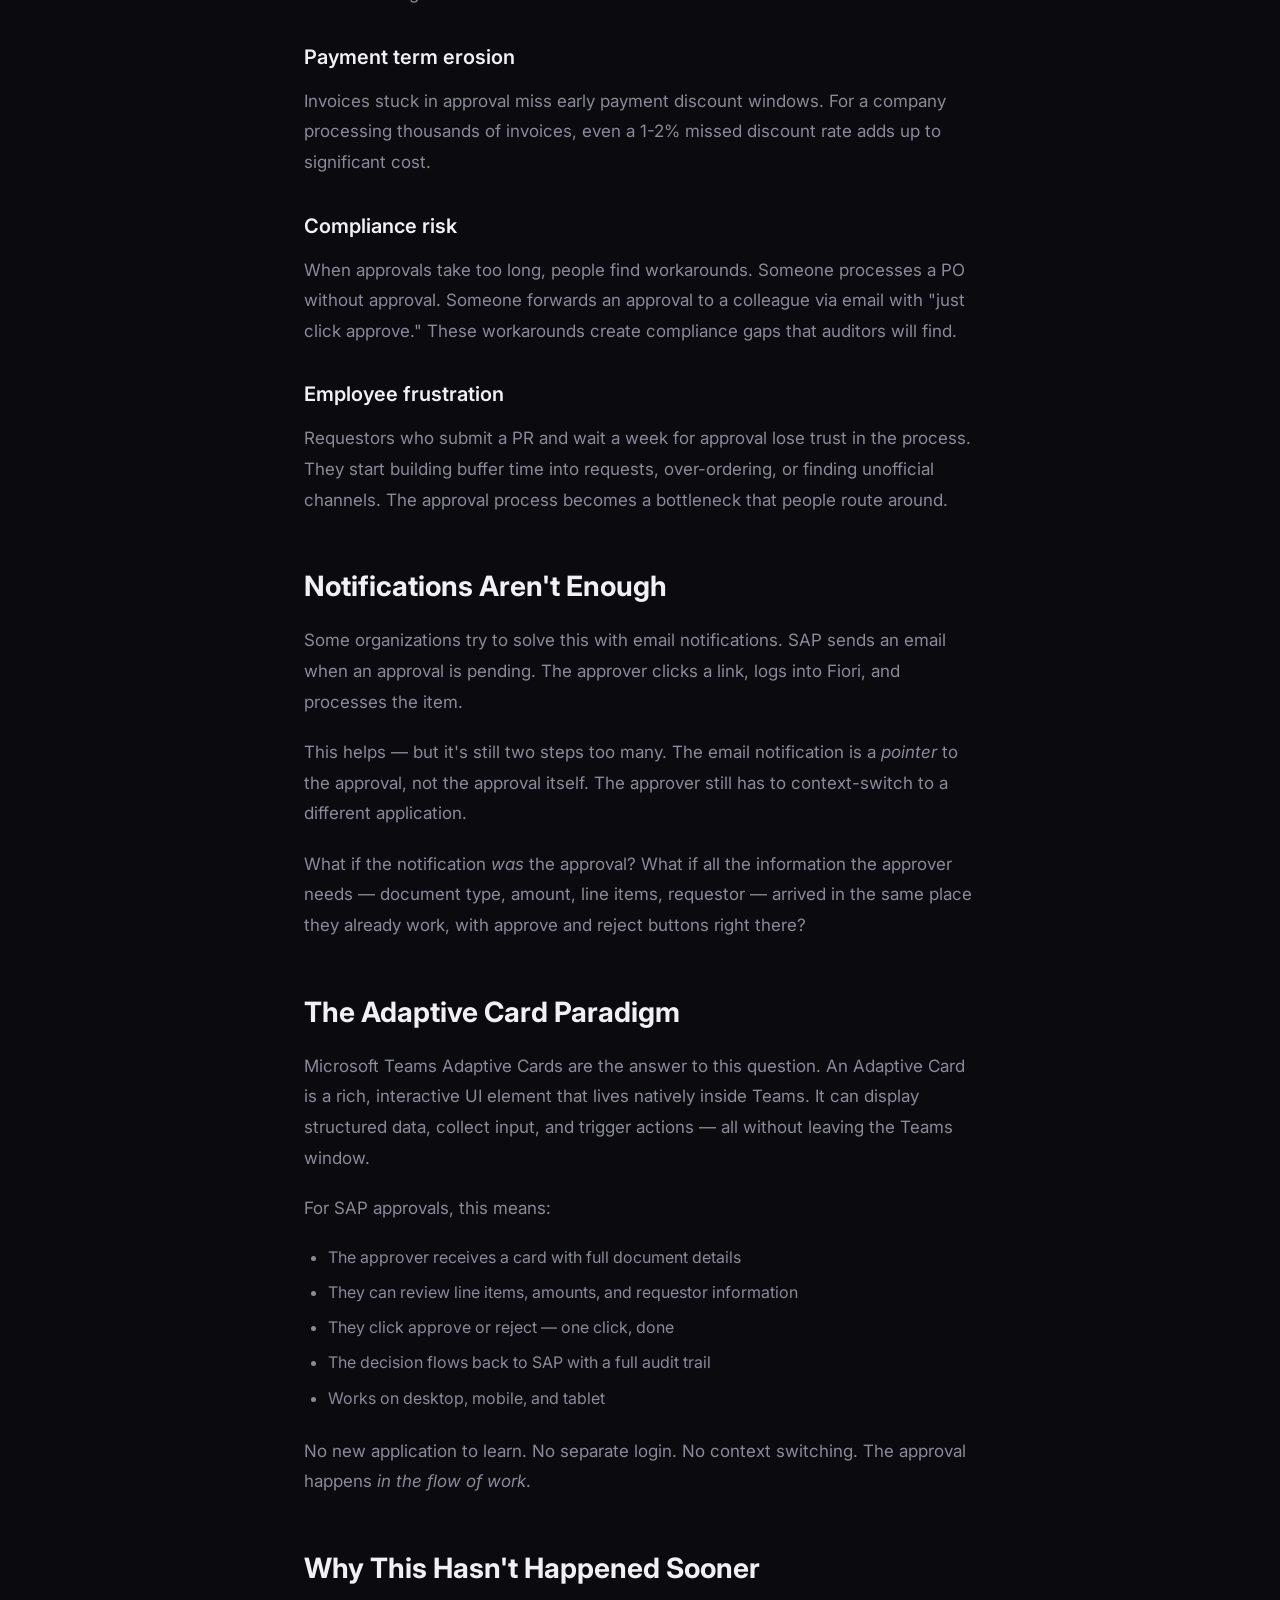
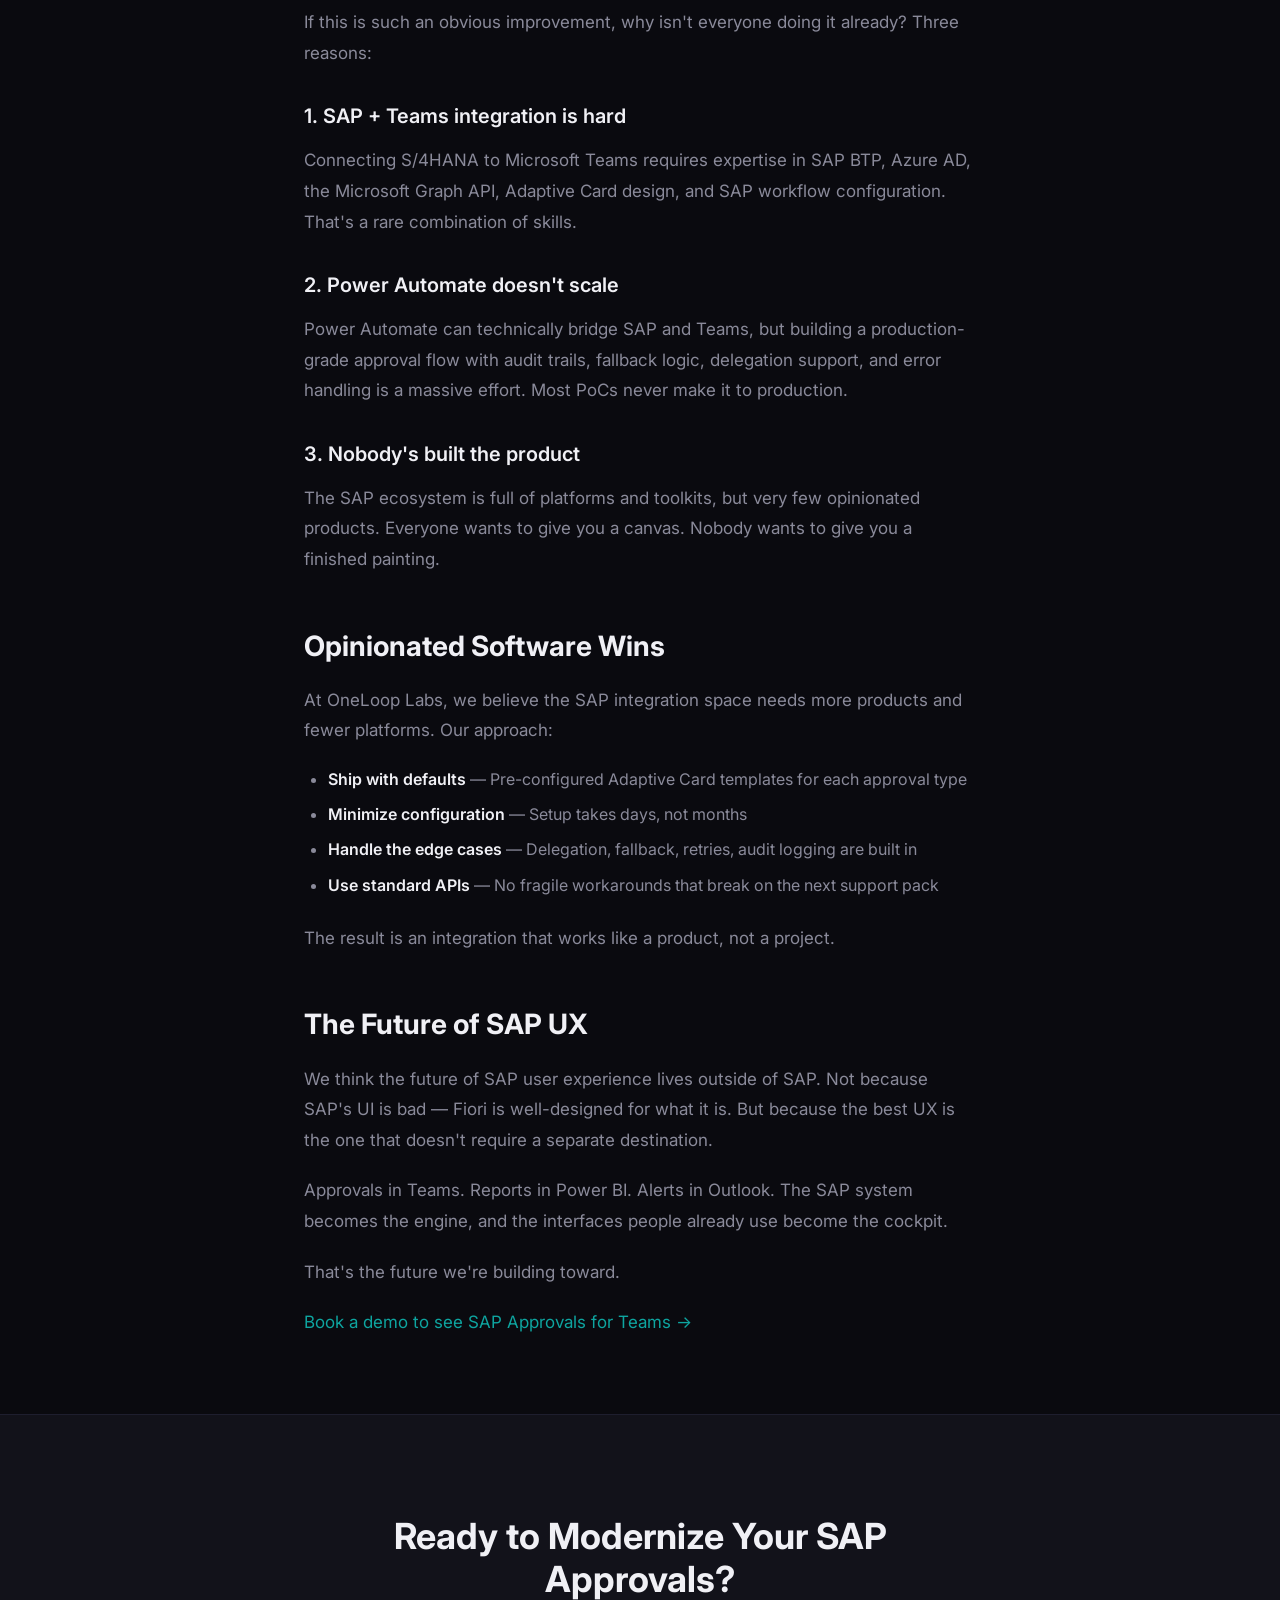
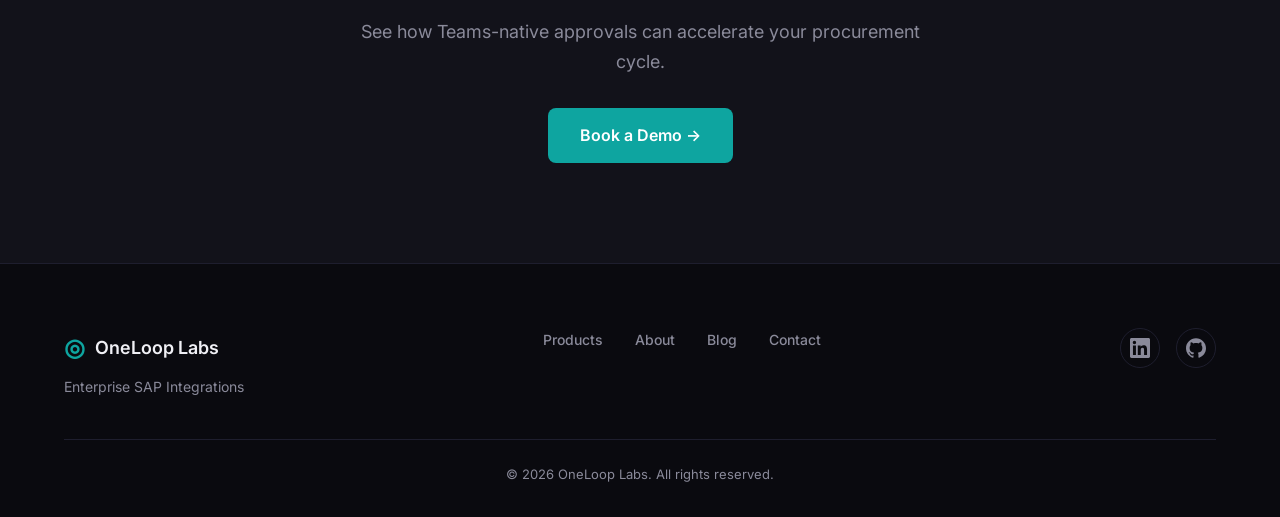
<file: blog/why-sap-approval-workflows-need-modern-ux.html>
<!DOCTYPE html>
<html lang="en">
<head>
  <meta charset="UTF-8">
  <meta name="viewport" content="width=device-width, initial-scale=1.0">
  <title>Why SAP Approval Workflows Need a Modern UX — OneLoop Labs Blog</title>
  <meta name="description" content="SAP's approval UX was designed for a desktop-first world. Your approvers live in Teams, Outlook, and mobile. It's time for a fundamental rethink.">

  <!-- Open Graph -->
  <meta property="og:type" content="article">
  <meta property="og:title" content="Why SAP Approval Workflows Need a Modern UX">
  <meta property="og:description" content="SAP's approval UX was designed for a desktop-first world. Your approvers live in Teams, Outlook, and mobile.">
  <meta property="og:url" content="https://onelooplabs.com/blog/why-sap-approval-workflows-need-modern-ux">
  <meta property="og:site_name" content="OneLoop Labs">
  <meta property="og:image" content="https://onelooplabs.com/assets/images/og-image.png">
  <meta property="article:published_time" content="2026-02-05T00:00:00Z">
  <meta property="article:author" content="Tyrone Swinnie">

  <!-- Twitter Card -->
  <meta name="twitter:card" content="summary_large_image">
  <meta name="twitter:title" content="Why SAP Approval Workflows Need a Modern UX">
  <meta name="twitter:description" content="SAP's approval UX was designed for a desktop-first world. It's time for a rethink.">

  <!-- Canonical -->
  <link rel="canonical" href="https://onelooplabs.com/blog/why-sap-approval-workflows-need-modern-ux">

  <!-- Favicon -->
  <link rel="icon" type="image/svg+xml" href="data:image/svg+xml,<svg xmlns='http://www.w3.org/2000/svg' viewBox='0 0 32 32'><circle cx='16' cy='16' r='14' fill='%230ea5a0'/><text x='16' y='21' text-anchor='middle' fill='white' font-family='sans-serif' font-size='16' font-weight='bold'>O</text></svg>">

  <!-- Fonts -->
  <link rel="preconnect" href="https://fonts.googleapis.com">
  <link rel="preconnect" href="https://fonts.gstatic.com" crossorigin>
  <link href="https://fonts.googleapis.com/css2?family=Inter:wght@400;500;600;700&family=JetBrains+Mono:wght@400;500&display=swap" rel="stylesheet">

  <!-- Styles -->
  <link rel="stylesheet" href="/css/styles.css">

  <!-- Structured Data: Article -->
  <script type="application/ld+json">
  {
    "@context": "https://schema.org",
    "@type": "BlogPosting",
    "headline": "Why SAP Approval Workflows Need a Modern UX",
    "description": "SAP's approval UX was designed for a desktop-first world. Your approvers live in Teams, Outlook, and mobile. It's time for a fundamental rethink.",
    "author": {
      "@type": "Person",
      "name": "Tyrone Swinnie"
    },
    "publisher": {
      "@type": "Organization",
      "name": "OneLoop Labs",
      "url": "https://onelooplabs.com"
    },
    "datePublished": "2026-02-05",
    "url": "https://onelooplabs.com/blog/why-sap-approval-workflows-need-modern-ux"
  }
  </script>

  <!-- Plausible Analytics -->
  <script defer data-domain="onelooplabs.com" src="https://plausible.io/js/script.js"></script>
</head>
<body>

  <!-- ===================== NAV ===================== -->
  <nav class="nav" id="nav">
    <div class="nav__container">
      <a href="/" class="nav__logo">
        <span class="nav__logo-icon">◎</span>
        <span class="nav__logo-text">OneLoop Labs</span>
      </a>

      <button class="nav__toggle" id="navToggle" aria-label="Toggle navigation" aria-expanded="false">
        <span class="nav__toggle-bar"></span>
        <span class="nav__toggle-bar"></span>
        <span class="nav__toggle-bar"></span>
      </button>

      <div class="nav__menu" id="navMenu">
        <a href="/#products" class="nav__link">Products</a>
        <a href="/about" class="nav__link">About</a>
        <a href="/blog" class="nav__link">Blog</a>
        <a href="/contact" class="nav__link">Contact</a>
        <a href="/contact" class="btn btn--primary btn--sm nav__cta">Book a Demo →</a>
      </div>
    </div>
  </nav>

  <!-- ===================== ARTICLE ===================== -->
  <article class="blog-post">
    <header class="blog-post__header">
      <div class="container">
        <a href="/blog" class="blog-post__back">← Back to Blog</a>
        <div class="blog-post__category">Thought Leadership</div>
        <h1 class="blog-post__title">Why SAP Approval Workflows Need a Modern UX</h1>
        <div class="blog-post__meta">
          <span class="blog-post__author">Tyrone Swinnie</span>
          <span class="blog-post__sep">·</span>
          <time datetime="2026-02-05">February 5, 2026</time>
          <span class="blog-post__sep">·</span>
          <span>7 min read</span>
        </div>
      </div>
    </header>

    <div class="blog-post__body">
      <div class="container container--narrow">

        <p class="blog-post__lead">SAP runs the world's most critical business processes. But its approval experience was designed for a world where everyone sat at a desk with a browser open to the SAP portal. That world doesn't exist anymore.</p>

        <h2>The Desktop-First Assumption</h2>

        <p>SAP's workflow engine is powerful. Flexible release strategies, multi-level approval chains, condition-based routing — the backend is enterprise-grade and battle-tested.</p>

        <p>The problem isn't the engine. It's the cockpit.</p>

        <p>SAP Fiori Inbox assumes that approvers will proactively navigate to a web application, log in, review a queue of items, and process them. This made perfect sense in 2014 when Fiori launched. Today, it's a friction point.</p>

        <h2>Where Approvers Actually Live</h2>

        <p>In 2026, knowledge workers spend their day in three places:</p>

        <ol>
          <li><strong>Microsoft Teams</strong> (or Slack) — where collaboration happens</li>
          <li><strong>Email / Outlook</strong> — where notifications land</li>
          <li><strong>Mobile devices</strong> — where decisions happen outside the office</li>
        </ol>

        <p>Fiori Inbox is none of these. It's a separate destination that requires a separate login and a separate mental context. Every additional step between "approval needed" and "approval complete" adds latency.</p>

        <h2>The Real Cost of Friction</h2>

        <p>Slow approvals aren't just annoying — they're expensive. Consider the downstream effects:</p>

        <h3>Procurement delays</h3>
        <p>A purchase requisition that sits for three days in an approval queue delays the entire procurement cycle. If that's a production material, you're potentially stalling a manufacturing line.</p>

        <h3>Payment term erosion</h3>
        <p>Invoices stuck in approval miss early payment discount windows. For a company processing thousands of invoices, even a 1-2% missed discount rate adds up to significant cost.</p>

        <h3>Compliance risk</h3>
        <p>When approvals take too long, people find workarounds. Someone processes a PO without approval. Someone forwards an approval to a colleague via email with "just click approve." These workarounds create compliance gaps that auditors will find.</p>

        <h3>Employee frustration</h3>
        <p>Requestors who submit a PR and wait a week for approval lose trust in the process. They start building buffer time into requests, over-ordering, or finding unofficial channels. The approval process becomes a bottleneck that people route around.</p>

        <h2>Notifications Aren't Enough</h2>

        <p>Some organizations try to solve this with email notifications. SAP sends an email when an approval is pending. The approver clicks a link, logs into Fiori, and processes the item.</p>

        <p>This helps — but it's still two steps too many. The email notification is a <em>pointer</em> to the approval, not the approval itself. The approver still has to context-switch to a different application.</p>

        <p>What if the notification <em>was</em> the approval? What if all the information the approver needs — document type, amount, line items, requestor — arrived in the same place they already work, with approve and reject buttons right there?</p>

        <h2>The Adaptive Card Paradigm</h2>

        <p>Microsoft Teams Adaptive Cards are the answer to this question. An Adaptive Card is a rich, interactive UI element that lives natively inside Teams. It can display structured data, collect input, and trigger actions — all without leaving the Teams window.</p>

        <p>For SAP approvals, this means:</p>

        <ul>
          <li>The approver receives a card with full document details</li>
          <li>They can review line items, amounts, and requestor information</li>
          <li>They click approve or reject — one click, done</li>
          <li>The decision flows back to SAP with a full audit trail</li>
          <li>Works on desktop, mobile, and tablet</li>
        </ul>

        <p>No new application to learn. No separate login. No context switching. The approval happens <em>in the flow of work</em>.</p>

        <h2>Why This Hasn't Happened Sooner</h2>

        <p>If this is such an obvious improvement, why isn't everyone doing it already? Three reasons:</p>

        <h3>1. SAP + Teams integration is hard</h3>
        <p>Connecting S/4HANA to Microsoft Teams requires expertise in SAP BTP, Azure AD, the Microsoft Graph API, Adaptive Card design, and SAP workflow configuration. That's a rare combination of skills.</p>

        <h3>2. Power Automate doesn't scale</h3>
        <p>Power Automate can technically bridge SAP and Teams, but building a production-grade approval flow with audit trails, fallback logic, delegation support, and error handling is a massive effort. Most PoCs never make it to production.</p>

        <h3>3. Nobody's built the product</h3>
        <p>The SAP ecosystem is full of platforms and toolkits, but very few opinionated products. Everyone wants to give you a canvas. Nobody wants to give you a finished painting.</p>

        <h2>Opinionated Software Wins</h2>

        <p>At OneLoop Labs, we believe the SAP integration space needs more products and fewer platforms. Our approach:</p>

        <ul>
          <li><strong>Ship with defaults</strong> — Pre-configured Adaptive Card templates for each approval type</li>
          <li><strong>Minimize configuration</strong> — Setup takes days, not months</li>
          <li><strong>Handle the edge cases</strong> — Delegation, fallback, retries, audit logging are built in</li>
          <li><strong>Use standard APIs</strong> — No fragile workarounds that break on the next support pack</li>
        </ul>

        <p>The result is an integration that works like a product, not a project.</p>

        <h2>The Future of SAP UX</h2>

        <p>We think the future of SAP user experience lives outside of SAP. Not because SAP's UI is bad — Fiori is well-designed for what it is. But because the best UX is the one that doesn't require a separate destination.</p>

        <p>Approvals in Teams. Reports in Power BI. Alerts in Outlook. The SAP system becomes the engine, and the interfaces people already use become the cockpit.</p>

        <p>That's the future we're building toward.</p>

        <p><a href="/contact" class="link">Book a demo to see SAP Approvals for Teams →</a></p>

      </div>
    </div>
  </article>

  <!-- ===================== POST CTA ===================== -->
  <section class="section cta">
    <div class="container">
      <div class="cta__content">
        <h2 class="cta__title">Ready to Modernize Your SAP Approvals?</h2>
        <p class="cta__subtitle">See how Teams-native approvals can accelerate your procurement cycle.</p>
        <a href="/contact" class="btn btn--primary btn--lg">Book a Demo →</a>
      </div>
    </div>
  </section>

  <!-- ===================== FOOTER ===================== -->
  <footer class="footer">
    <div class="container">
      <div class="footer__grid">
        <div class="footer__brand">
          <a href="/" class="nav__logo">
            <span class="nav__logo-icon">◎</span>
            <span class="nav__logo-text">OneLoop Labs</span>
          </a>
          <p class="footer__tagline">Enterprise SAP Integrations</p>
        </div>

        <div class="footer__links">
          <a href="/#products" class="footer__link">Products</a>
          <a href="/about" class="footer__link">About</a>
          <a href="/blog" class="footer__link">Blog</a>
          <a href="/contact" class="footer__link">Contact</a>
        </div>

        <div class="footer__social">
          <a href="https://linkedin.com/company/onelooplabs" target="_blank" rel="noopener noreferrer" class="footer__social-link" aria-label="LinkedIn">
            <svg viewBox="0 0 24 24" fill="currentColor" width="20" height="20"><path d="M20.447 20.452h-3.554v-5.569c0-1.328-.027-3.037-1.852-3.037-1.853 0-2.136 1.445-2.136 2.939v5.667H9.351V9h3.414v1.561h.046c.477-.9 1.637-1.85 3.37-1.85 3.601 0 4.267 2.37 4.267 5.455v6.286zM5.337 7.433a2.062 2.062 0 01-2.063-2.065 2.064 2.064 0 112.063 2.065zm1.782 13.019H3.555V9h3.564v11.452zM22.225 0H1.771C.792 0 0 .774 0 1.729v20.542C0 23.227.792 24 1.771 24h20.451C23.2 24 24 23.227 24 22.271V1.729C24 .774 23.2 0 22.222 0h.003z"/></svg>
          </a>
          <a href="https://github.com/onelooplabs-dev" target="_blank" rel="noopener noreferrer" class="footer__social-link" aria-label="GitHub">
            <svg viewBox="0 0 24 24" fill="currentColor" width="20" height="20"><path d="M12 .297c-6.63 0-12 5.373-12 12 0 5.303 3.438 9.8 8.205 11.385.6.113.82-.258.82-.577 0-.285-.01-1.04-.015-2.04-3.338.724-4.042-1.61-4.042-1.61C4.422 18.07 3.633 17.7 3.633 17.7c-1.087-.744.084-.729.084-.729 1.205.084 1.838 1.236 1.838 1.236 1.07 1.835 2.809 1.305 3.495.998.108-.776.417-1.305.76-1.605-2.665-.3-5.466-1.332-5.466-5.93 0-1.31.465-2.38 1.235-3.22-.135-.303-.54-1.523.105-3.176 0 0 1.005-.322 3.3 1.23.96-.267 1.98-.399 3-.405 1.02.006 2.04.138 3 .405 2.28-1.552 3.285-1.23 3.285-1.23.645 1.653.24 2.873.12 3.176.765.84 1.23 1.91 1.23 3.22 0 4.61-2.805 5.625-5.475 5.92.42.36.81 1.096.81 2.22 0 1.606-.015 2.896-.015 3.286 0 .315.21.69.825.57C20.565 22.092 24 17.592 24 12.297c0-6.627-5.373-12-12-12"/></svg>
          </a>
        </div>
      </div>

      <div class="footer__bottom">
        <p>&copy; 2026 OneLoop Labs. All rights reserved.</p>
      </div>
    </div>
  </footer>

  <script src="/js/main.js"></script>
</body>
</html>
</file>
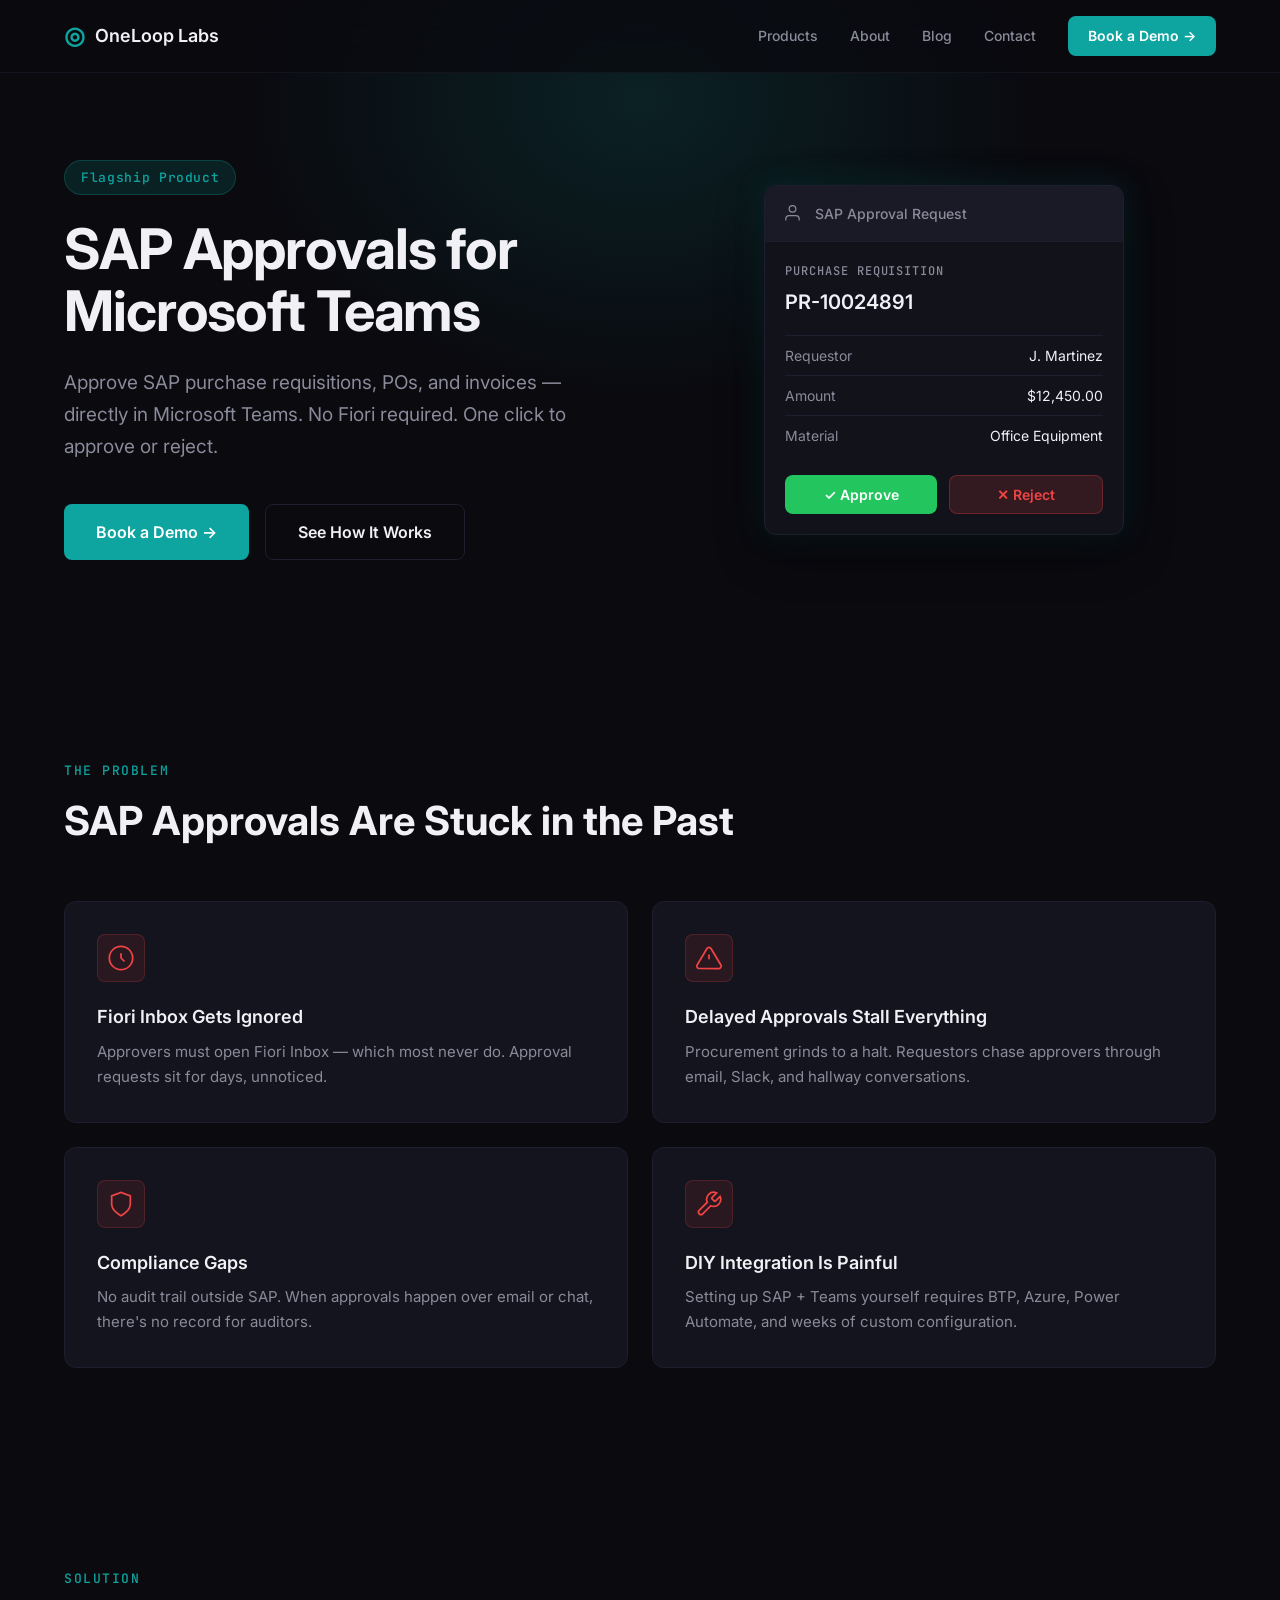
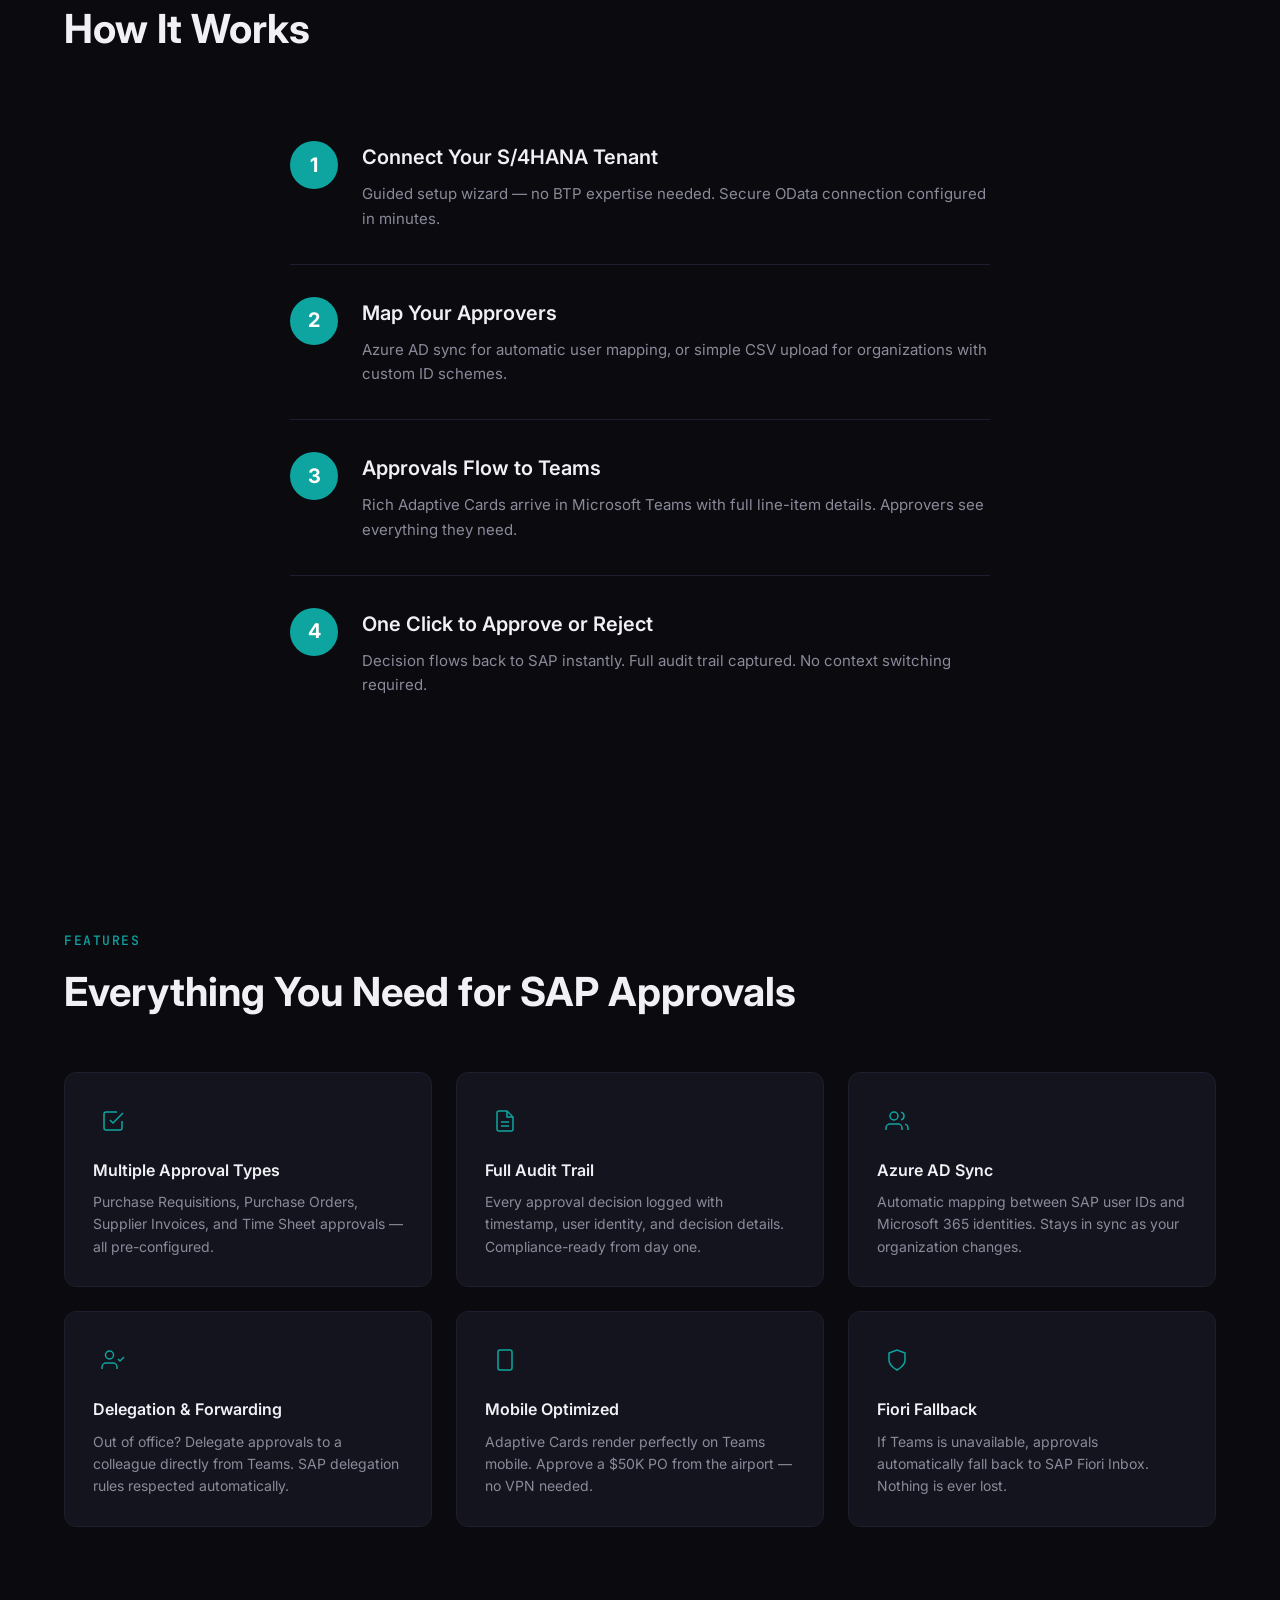
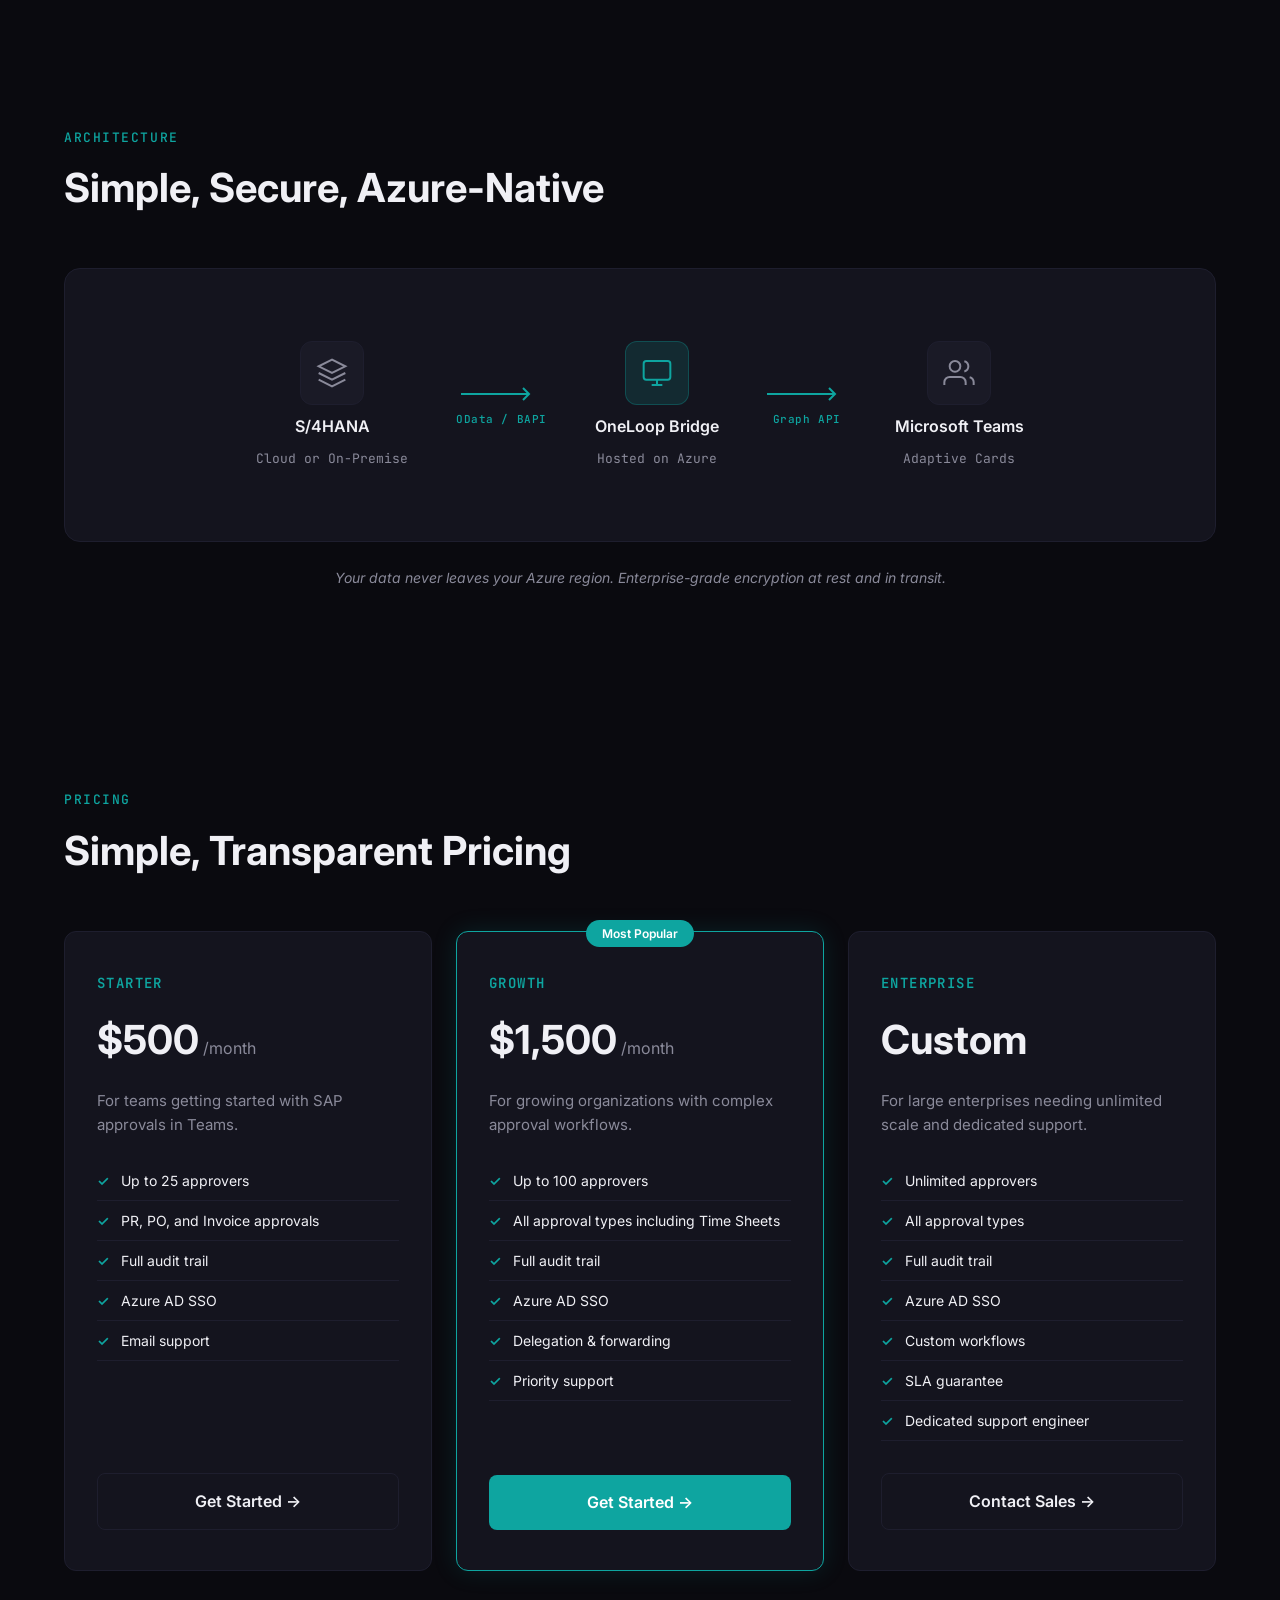
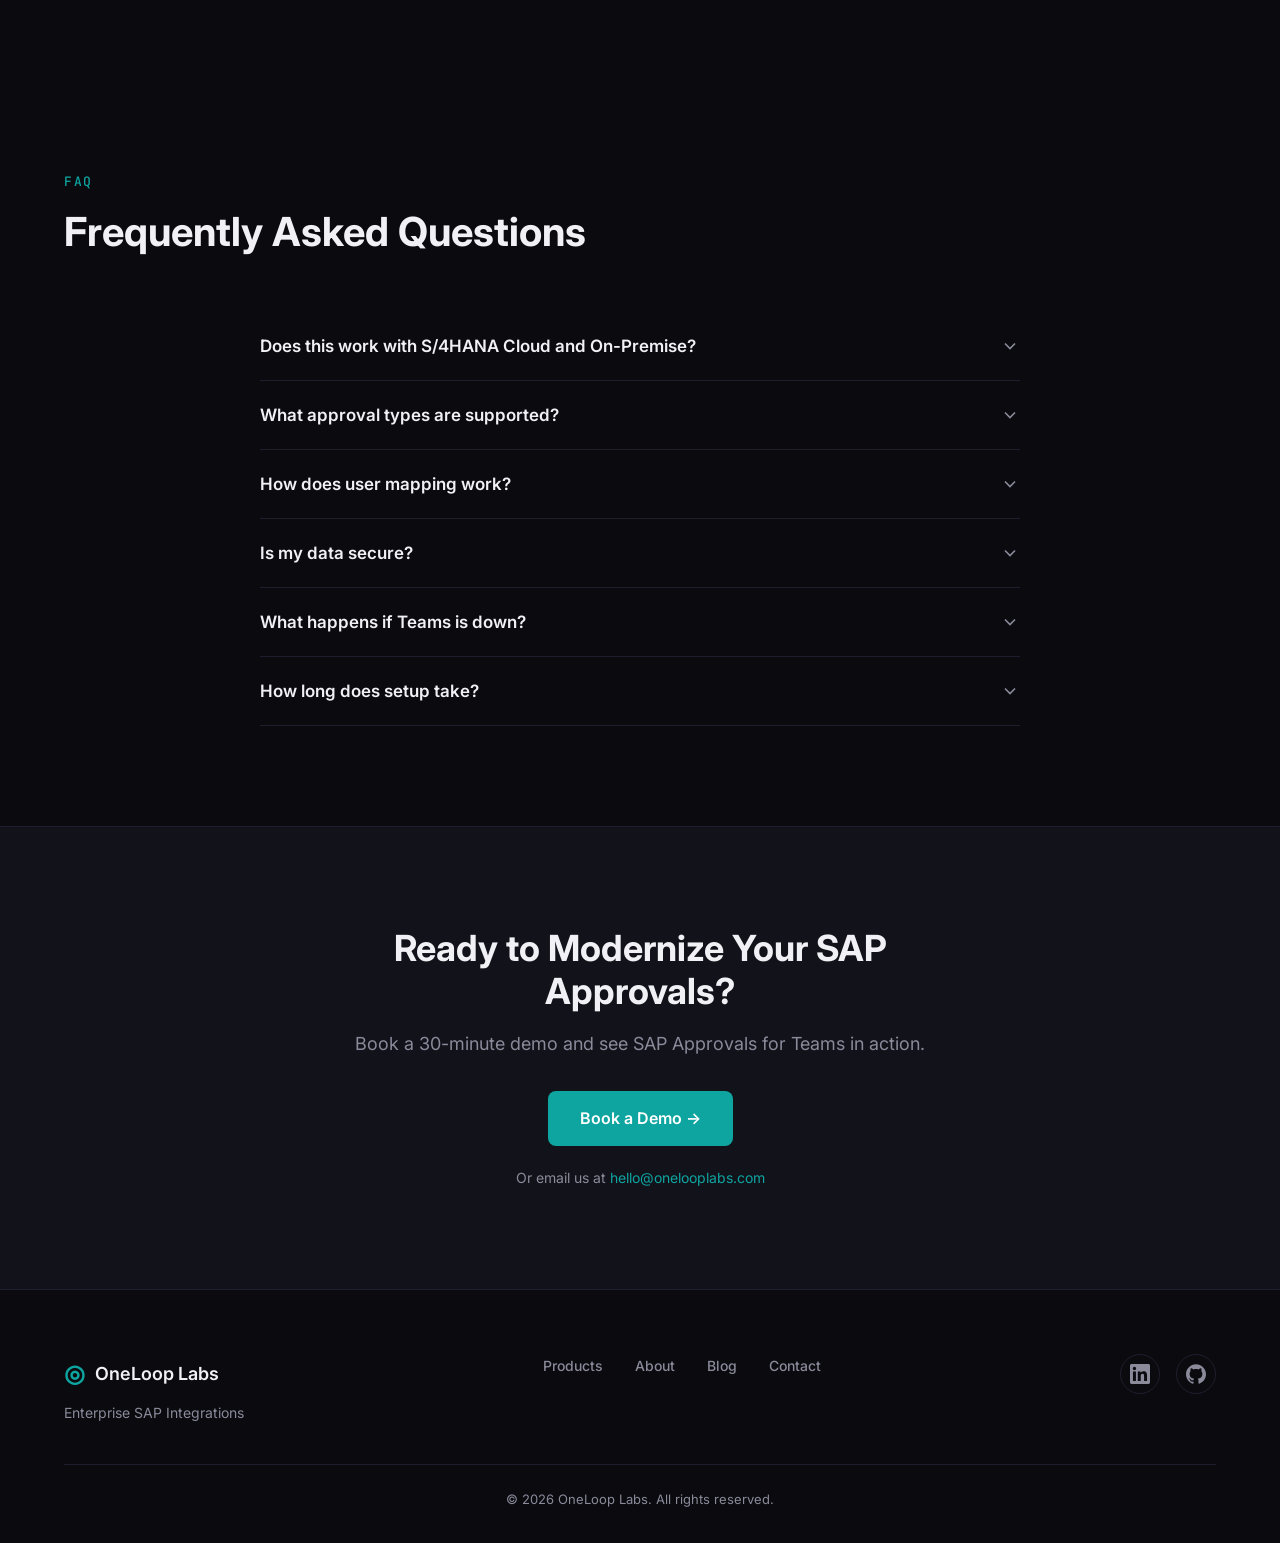
<file: products/sap-approvals-for-teams.html>
<!DOCTYPE html>
<html lang="en">
<head>
  <meta charset="UTF-8">
  <meta name="viewport" content="width=device-width, initial-scale=1.0">
  <title>SAP Approvals for Microsoft Teams — OneLoop Labs</title>
  <meta name="description" content="Approve SAP purchase requisitions, POs, and invoices directly in Microsoft Teams. No Fiori required. Opinionated defaults, audit trail included.">

  <!-- Open Graph -->
  <meta property="og:type" content="product">
  <meta property="og:title" content="SAP Approvals for Microsoft Teams — OneLoop Labs">
  <meta property="og:description" content="Approve SAP purchase requisitions, POs, and invoices directly in Microsoft Teams. No Fiori required.">
  <meta property="og:url" content="https://onelooplabs.com/products/sap-approvals-for-teams">
  <meta property="og:site_name" content="OneLoop Labs">
  <meta property="og:image" content="https://onelooplabs.com/assets/images/og-product-approvals.png">

  <!-- Twitter Card -->
  <meta name="twitter:card" content="summary_large_image">
  <meta name="twitter:title" content="SAP Approvals for Microsoft Teams — OneLoop Labs">
  <meta name="twitter:description" content="Approve SAP purchase requisitions, POs, and invoices directly in Microsoft Teams. No Fiori required.">

  <!-- Canonical -->
  <link rel="canonical" href="https://onelooplabs.com/products/sap-approvals-for-teams">

  <!-- Favicon -->
  <link rel="icon" type="image/svg+xml" href="data:image/svg+xml,<svg xmlns='http://www.w3.org/2000/svg' viewBox='0 0 32 32'><circle cx='16' cy='16' r='14' fill='%230ea5a0'/><text x='16' y='21' text-anchor='middle' fill='white' font-family='sans-serif' font-size='16' font-weight='bold'>O</text></svg>">

  <!-- Fonts -->
  <link rel="preconnect" href="https://fonts.googleapis.com">
  <link rel="preconnect" href="https://fonts.gstatic.com" crossorigin>
  <link href="https://fonts.googleapis.com/css2?family=Inter:wght@400;500;600;700&family=JetBrains+Mono:wght@400;500&display=swap" rel="stylesheet">

  <!-- Styles -->
  <link rel="stylesheet" href="/css/styles.css">

  <!-- Structured Data: Product -->
  <script type="application/ld+json">
  {
    "@context": "https://schema.org",
    "@type": "Product",
    "name": "SAP Approvals for Microsoft Teams",
    "description": "Approve SAP purchase requisitions, POs, and invoices directly in Microsoft Teams without touching Fiori.",
    "brand": {
      "@type": "Organization",
      "name": "OneLoop Labs"
    },
    "offers": [
      {
        "@type": "Offer",
        "name": "Starter",
        "price": "500",
        "priceCurrency": "USD",
        "priceSpecification": {
          "@type": "UnitPriceSpecification",
          "billingDuration": "P1M"
        },
        "description": "Up to 25 approvers"
      },
      {
        "@type": "Offer",
        "name": "Growth",
        "price": "1500",
        "priceCurrency": "USD",
        "priceSpecification": {
          "@type": "UnitPriceSpecification",
          "billingDuration": "P1M"
        },
        "description": "Up to 100 approvers"
      },
      {
        "@type": "Offer",
        "name": "Enterprise",
        "description": "Unlimited approvers, custom pricing"
      }
    ]
  }
  </script>

  <!-- Structured Data: FAQ -->
  <script type="application/ld+json">
  {
    "@context": "https://schema.org",
    "@type": "FAQPage",
    "mainEntity": [
      {
        "@type": "Question",
        "name": "Does this work with S/4HANA Cloud and On-Premise?",
        "acceptedAnswer": {
          "@type": "Answer",
          "text": "Yes. SAP Approvals for Teams supports both S/4HANA Cloud (public and private edition) and S/4HANA On-Premise. We connect through standard SAP APIs (OData/BAPI), so there's no dependency on a specific deployment model."
        }
      },
      {
        "@type": "Question",
        "name": "What approval types are supported?",
        "acceptedAnswer": {
          "@type": "Answer",
          "text": "We currently support Purchase Requisitions (PR), Purchase Orders (PO), Supplier Invoices, and Time Sheet approvals. Each approval type comes with pre-configured Adaptive Card templates showing relevant line-item details."
        }
      },
      {
        "@type": "Question",
        "name": "How does user mapping work?",
        "acceptedAnswer": {
          "@type": "Answer",
          "text": "We support Azure AD sync for automatic mapping between SAP user IDs and Microsoft 365 identities. For organizations without consistent IDs, we also provide a CSV upload tool and manual mapping interface."
        }
      },
      {
        "@type": "Question",
        "name": "Is my data secure?",
        "acceptedAnswer": {
          "@type": "Answer",
          "text": "Absolutely. OneLoop Bridge runs on Microsoft Azure with enterprise-grade encryption at rest and in transit. Your SAP data never leaves your Azure region. We support SSO via Azure AD and maintain SOC 2 compliance."
        }
      },
      {
        "@type": "Question",
        "name": "What happens if Teams is down?",
        "acceptedAnswer": {
          "@type": "Answer",
          "text": "Approvals automatically fall back to the standard SAP Fiori Inbox. No approvals are lost — they queue in SAP as usual and the Teams notification is sent once connectivity is restored."
        }
      },
      {
        "@type": "Question",
        "name": "How long does setup take?",
        "acceptedAnswer": {
          "@type": "Answer",
          "text": "Most customers are live in under two weeks. The guided setup walks you through SAP connection configuration, user mapping, and approval workflow customization. No BTP expertise required."
        }
      }
    ]
  }
  </script>

  <!-- Plausible Analytics -->
  <script defer data-domain="onelooplabs.com" src="https://plausible.io/js/script.js"></script>
</head>
<body>

  <!-- ===================== NAV ===================== -->
  <nav class="nav" id="nav">
    <div class="nav__container">
      <a href="/" class="nav__logo">
        <span class="nav__logo-icon">◎</span>
        <span class="nav__logo-text">OneLoop Labs</span>
      </a>

      <button class="nav__toggle" id="navToggle" aria-label="Toggle navigation" aria-expanded="false">
        <span class="nav__toggle-bar"></span>
        <span class="nav__toggle-bar"></span>
        <span class="nav__toggle-bar"></span>
      </button>

      <div class="nav__menu" id="navMenu">
        <a href="/#products" class="nav__link">Products</a>
        <a href="/about" class="nav__link">About</a>
        <a href="/blog" class="nav__link">Blog</a>
        <a href="/contact" class="nav__link">Contact</a>
        <a href="/contact" class="btn btn--primary btn--sm nav__cta">Book a Demo →</a>
      </div>
    </div>
  </nav>

  <!-- ===================== PRODUCT HERO ===================== -->
  <section class="hero product-hero">
    <div class="hero__glow" aria-hidden="true"></div>
    <div class="container">
      <div class="product-hero__layout">
        <div class="product-hero__content">
          <span class="badge">Flagship Product</span>
          <h1 class="hero__title">SAP Approvals for<br>Microsoft Teams</h1>
          <p class="hero__subtitle">Approve SAP purchase requisitions, POs, and invoices — directly in Microsoft Teams. No Fiori required. One click to approve or reject.</p>
          <div class="hero__actions">
            <a href="/contact" class="btn btn--primary btn--lg">Book a Demo →</a>
            <a href="#how-it-works" class="btn btn--outline btn--lg">See How It Works</a>
          </div>
        </div>
        <div class="product-hero__mockup">
          <div class="mockup-card">
            <div class="mockup-card__header">
              <svg viewBox="0 0 24 24" fill="none" stroke="currentColor" stroke-width="1.5" width="20" height="20"><path d="M17 21v-2a4 4 0 0 0-4-4H5a4 4 0 0 0-4 4v2"/><circle cx="9" cy="7" r="4"/></svg>
              <span>SAP Approval Request</span>
            </div>
            <div class="mockup-card__body">
              <div class="mockup-card__label">Purchase Requisition</div>
              <div class="mockup-card__value">PR-10024891</div>
              <div class="mockup-card__row">
                <span class="mockup-card__field">Requestor</span>
                <span>J. Martinez</span>
              </div>
              <div class="mockup-card__row">
                <span class="mockup-card__field">Amount</span>
                <span>$12,450.00</span>
              </div>
              <div class="mockup-card__row">
                <span class="mockup-card__field">Material</span>
                <span>Office Equipment</span>
              </div>
              <div class="mockup-card__actions">
                <button class="mockup-btn mockup-btn--approve">✓ Approve</button>
                <button class="mockup-btn mockup-btn--reject">✕ Reject</button>
              </div>
            </div>
          </div>
        </div>
      </div>
    </div>
  </section>

  <!-- ===================== PROBLEM SECTION ===================== -->
  <section class="section problem">
    <div class="container">
      <span class="section__label">The Problem</span>
      <h2 class="section__title">SAP Approvals Are Stuck in the Past</h2>

      <div class="problem__grid">
        <div class="problem__card">
          <div class="problem__icon">
            <svg viewBox="0 0 24 24" fill="none" stroke="currentColor" stroke-width="1.5" width="28" height="28"><circle cx="12" cy="12" r="10"/><path d="M12 8v4l3 3"/></svg>
          </div>
          <h3 class="problem__title">Fiori Inbox Gets Ignored</h3>
          <p class="problem__desc">Approvers must open Fiori Inbox — which most never do. Approval requests sit for days, unnoticed.</p>
        </div>

        <div class="problem__card">
          <div class="problem__icon">
            <svg viewBox="0 0 24 24" fill="none" stroke="currentColor" stroke-width="1.5" width="28" height="28"><path d="M10.29 3.86L1.82 18a2 2 0 001.71 3h16.94a2 2 0 001.71-3L13.71 3.86a2 2 0 00-3.42 0z"/><line x1="12" y1="9" x2="12" y2="13"/><line x1="12" y1="17" x2="12.01" y2="17"/></svg>
          </div>
          <h3 class="problem__title">Delayed Approvals Stall Everything</h3>
          <p class="problem__desc">Procurement grinds to a halt. Requestors chase approvers through email, Slack, and hallway conversations.</p>
        </div>

        <div class="problem__card">
          <div class="problem__icon">
            <svg viewBox="0 0 24 24" fill="none" stroke="currentColor" stroke-width="1.5" width="28" height="28"><path d="M12 22s8-4 8-10V5l-8-3-8 3v7c0 6 8 10 8 10z"/></svg>
          </div>
          <h3 class="problem__title">Compliance Gaps</h3>
          <p class="problem__desc">No audit trail outside SAP. When approvals happen over email or chat, there's no record for auditors.</p>
        </div>

        <div class="problem__card">
          <div class="problem__icon">
            <svg viewBox="0 0 24 24" fill="none" stroke="currentColor" stroke-width="1.5" width="28" height="28"><path d="M14.7 6.3a1 1 0 000 1.4l1.6 1.6a1 1 0 001.4 0l3.77-3.77a6 6 0 01-7.94 7.94l-6.91 6.91a2.12 2.12 0 01-3-3l6.91-6.91a6 6 0 017.94-7.94l-3.76 3.76z"/></svg>
          </div>
          <h3 class="problem__title">DIY Integration Is Painful</h3>
          <p class="problem__desc">Setting up SAP + Teams yourself requires BTP, Azure, Power Automate, and weeks of custom configuration.</p>
        </div>
      </div>
    </div>
  </section>

  <!-- ===================== HOW IT WORKS ===================== -->
  <section class="section how-it-works" id="how-it-works">
    <div class="container">
      <span class="section__label">Solution</span>
      <h2 class="section__title">How It Works</h2>

      <div class="steps">
        <div class="step">
          <div class="step__number">1</div>
          <div class="step__content">
            <h3 class="step__title">Connect Your S/4HANA Tenant</h3>
            <p class="step__desc">Guided setup wizard — no BTP expertise needed. Secure OData connection configured in minutes.</p>
          </div>
        </div>

        <div class="step">
          <div class="step__number">2</div>
          <div class="step__content">
            <h3 class="step__title">Map Your Approvers</h3>
            <p class="step__desc">Azure AD sync for automatic user mapping, or simple CSV upload for organizations with custom ID schemes.</p>
          </div>
        </div>

        <div class="step">
          <div class="step__number">3</div>
          <div class="step__content">
            <h3 class="step__title">Approvals Flow to Teams</h3>
            <p class="step__desc">Rich Adaptive Cards arrive in Microsoft Teams with full line-item details. Approvers see everything they need.</p>
          </div>
        </div>

        <div class="step">
          <div class="step__number">4</div>
          <div class="step__content">
            <h3 class="step__title">One Click to Approve or Reject</h3>
            <p class="step__desc">Decision flows back to SAP instantly. Full audit trail captured. No context switching required.</p>
          </div>
        </div>
      </div>
    </div>
  </section>

  <!-- ===================== FEATURES ===================== -->
  <section class="section features">
    <div class="container">
      <span class="section__label">Features</span>
      <h2 class="section__title">Everything You Need for SAP Approvals</h2>

      <div class="features__grid">
        <div class="feature">
          <div class="feature__icon">
            <svg viewBox="0 0 24 24" fill="none" stroke="currentColor" stroke-width="1.5" width="24" height="24"><path d="M9 11l3 3L22 4"/><path d="M21 12v7a2 2 0 01-2 2H5a2 2 0 01-2-2V5a2 2 0 012-2h11"/></svg>
          </div>
          <h3 class="feature__title">Multiple Approval Types</h3>
          <p class="feature__desc">Purchase Requisitions, Purchase Orders, Supplier Invoices, and Time Sheet approvals — all pre-configured.</p>
        </div>

        <div class="feature">
          <div class="feature__icon">
            <svg viewBox="0 0 24 24" fill="none" stroke="currentColor" stroke-width="1.5" width="24" height="24"><path d="M14 2H6a2 2 0 00-2 2v16a2 2 0 002 2h12a2 2 0 002-2V8z"/><polyline points="14 2 14 8 20 8"/><line x1="16" y1="13" x2="8" y2="13"/><line x1="16" y1="17" x2="8" y2="17"/></svg>
          </div>
          <h3 class="feature__title">Full Audit Trail</h3>
          <p class="feature__desc">Every approval decision logged with timestamp, user identity, and decision details. Compliance-ready from day one.</p>
        </div>

        <div class="feature">
          <div class="feature__icon">
            <svg viewBox="0 0 24 24" fill="none" stroke="currentColor" stroke-width="1.5" width="24" height="24"><path d="M17 21v-2a4 4 0 00-4-4H5a4 4 0 00-4 4v2"/><circle cx="9" cy="7" r="4"/><path d="M23 21v-2a4 4 0 00-3-3.87"/><path d="M16 3.13a4 4 0 010 7.75"/></svg>
          </div>
          <h3 class="feature__title">Azure AD Sync</h3>
          <p class="feature__desc">Automatic mapping between SAP user IDs and Microsoft 365 identities. Stays in sync as your organization changes.</p>
        </div>

        <div class="feature">
          <div class="feature__icon">
            <svg viewBox="0 0 24 24" fill="none" stroke="currentColor" stroke-width="1.5" width="24" height="24"><path d="M16 21v-2a4 4 0 00-4-4H5a4 4 0 00-4 4v2"/><circle cx="8.5" cy="7" r="4"/><polyline points="17 11 19 13 23 9"/></svg>
          </div>
          <h3 class="feature__title">Delegation & Forwarding</h3>
          <p class="feature__desc">Out of office? Delegate approvals to a colleague directly from Teams. SAP delegation rules respected automatically.</p>
        </div>

        <div class="feature">
          <div class="feature__icon">
            <svg viewBox="0 0 24 24" fill="none" stroke="currentColor" stroke-width="1.5" width="24" height="24"><rect x="5" y="2" width="14" height="20" rx="2" ry="2"/><line x1="12" y1="18" x2="12.01" y2="18"/></svg>
          </div>
          <h3 class="feature__title">Mobile Optimized</h3>
          <p class="feature__desc">Adaptive Cards render perfectly on Teams mobile. Approve a $50K PO from the airport — no VPN needed.</p>
        </div>

        <div class="feature">
          <div class="feature__icon">
            <svg viewBox="0 0 24 24" fill="none" stroke="currentColor" stroke-width="1.5" width="24" height="24"><path d="M12 22s8-4 8-10V5l-8-3-8 3v7c0 6 8 10 8 10z"/></svg>
          </div>
          <h3 class="feature__title">Fiori Fallback</h3>
          <p class="feature__desc">If Teams is unavailable, approvals automatically fall back to SAP Fiori Inbox. Nothing is ever lost.</p>
        </div>
      </div>
    </div>
  </section>

  <!-- ===================== ARCHITECTURE ===================== -->
  <section class="section architecture">
    <div class="container">
      <span class="section__label">Architecture</span>
      <h2 class="section__title">Simple, Secure, Azure-Native</h2>

      <div class="arch-diagram">
        <div class="arch-node arch-node--sap">
          <div class="arch-node__icon">
            <svg viewBox="0 0 24 24" fill="none" stroke="currentColor" stroke-width="1.5" width="32" height="32"><path d="M12 2L2 7l10 5 10-5-10-5zM2 17l10 5 10-5M2 12l10 5 10-5"/></svg>
          </div>
          <span class="arch-node__label">S/4HANA</span>
          <span class="arch-node__sub">Cloud or On-Premise</span>
        </div>

        <div class="arch-arrow">
          <svg viewBox="0 0 80 24" width="80" height="24" fill="none" stroke="var(--accent)" stroke-width="2"><line x1="0" y1="12" x2="68" y2="12"/><polyline points="62,6 68,12 62,18"/></svg>
          <span class="arch-arrow__label">OData / BAPI</span>
        </div>

        <div class="arch-node arch-node--bridge">
          <div class="arch-node__icon arch-node__icon--accent">
            <svg viewBox="0 0 24 24" fill="none" stroke="currentColor" stroke-width="1.5" width="32" height="32"><rect x="2" y="3" width="20" height="14" rx="2"/><line x1="8" y1="21" x2="16" y2="21"/><line x1="12" y1="17" x2="12" y2="21"/></svg>
          </div>
          <span class="arch-node__label">OneLoop Bridge</span>
          <span class="arch-node__sub">Hosted on Azure</span>
        </div>

        <div class="arch-arrow">
          <svg viewBox="0 0 80 24" width="80" height="24" fill="none" stroke="var(--accent)" stroke-width="2"><line x1="0" y1="12" x2="68" y2="12"/><polyline points="62,6 68,12 62,18"/></svg>
          <span class="arch-arrow__label">Graph API</span>
        </div>

        <div class="arch-node arch-node--teams">
          <div class="arch-node__icon">
            <svg viewBox="0 0 24 24" fill="none" stroke="currentColor" stroke-width="1.5" width="32" height="32"><path d="M17 21v-2a4 4 0 00-4-4H5a4 4 0 00-4 4v2"/><circle cx="9" cy="7" r="4"/><path d="M23 21v-2a4 4 0 00-3-3.87"/><path d="M16 3.13a4 4 0 010 7.75"/></svg>
          </div>
          <span class="arch-node__label">Microsoft Teams</span>
          <span class="arch-node__sub">Adaptive Cards</span>
        </div>
      </div>

      <p class="arch-note">Your data never leaves your Azure region. Enterprise-grade encryption at rest and in transit.</p>
    </div>
  </section>

  <!-- ===================== PRICING ===================== -->
  <section class="section pricing" id="pricing">
    <div class="container">
      <span class="section__label">Pricing</span>
      <h2 class="section__title">Simple, Transparent Pricing</h2>

      <div class="pricing__grid">
        <div class="pricing__card">
          <div class="pricing__tier">Starter</div>
          <div class="pricing__price">
            <span class="pricing__amount">$500</span>
            <span class="pricing__period">/month</span>
          </div>
          <p class="pricing__desc">For teams getting started with SAP approvals in Teams.</p>
          <ul class="pricing__features">
            <li>Up to 25 approvers</li>
            <li>PR, PO, and Invoice approvals</li>
            <li>Full audit trail</li>
            <li>Azure AD SSO</li>
            <li>Email support</li>
          </ul>
          <a href="/contact" class="btn btn--outline btn--lg pricing__cta">Get Started →</a>
        </div>

        <div class="pricing__card pricing__card--popular">
          <div class="pricing__popular-tag">Most Popular</div>
          <div class="pricing__tier">Growth</div>
          <div class="pricing__price">
            <span class="pricing__amount">$1,500</span>
            <span class="pricing__period">/month</span>
          </div>
          <p class="pricing__desc">For growing organizations with complex approval workflows.</p>
          <ul class="pricing__features">
            <li>Up to 100 approvers</li>
            <li>All approval types including Time Sheets</li>
            <li>Full audit trail</li>
            <li>Azure AD SSO</li>
            <li>Delegation & forwarding</li>
            <li>Priority support</li>
          </ul>
          <a href="/contact" class="btn btn--primary btn--lg pricing__cta">Get Started →</a>
        </div>

        <div class="pricing__card">
          <div class="pricing__tier">Enterprise</div>
          <div class="pricing__price">
            <span class="pricing__amount">Custom</span>
          </div>
          <p class="pricing__desc">For large enterprises needing unlimited scale and dedicated support.</p>
          <ul class="pricing__features">
            <li>Unlimited approvers</li>
            <li>All approval types</li>
            <li>Full audit trail</li>
            <li>Azure AD SSO</li>
            <li>Custom workflows</li>
            <li>SLA guarantee</li>
            <li>Dedicated support engineer</li>
          </ul>
          <a href="/contact" class="btn btn--outline btn--lg pricing__cta">Contact Sales →</a>
        </div>
      </div>
    </div>
  </section>

  <!-- ===================== FAQ ===================== -->
  <section class="section faq" id="faq">
    <div class="container">
      <span class="section__label">FAQ</span>
      <h2 class="section__title">Frequently Asked Questions</h2>

      <div class="faq__list">
        <div class="faq__item">
          <button class="faq__question" aria-expanded="false">
            <span>Does this work with S/4HANA Cloud and On-Premise?</span>
            <svg class="faq__chevron" viewBox="0 0 24 24" fill="none" stroke="currentColor" stroke-width="2" width="20" height="20"><polyline points="6 9 12 15 18 9"/></svg>
          </button>
          <div class="faq__answer">
            <p>Yes. SAP Approvals for Teams supports both S/4HANA Cloud (public and private edition) and S/4HANA On-Premise. We connect through standard SAP APIs (OData/BAPI), so there's no dependency on a specific deployment model.</p>
          </div>
        </div>

        <div class="faq__item">
          <button class="faq__question" aria-expanded="false">
            <span>What approval types are supported?</span>
            <svg class="faq__chevron" viewBox="0 0 24 24" fill="none" stroke="currentColor" stroke-width="2" width="20" height="20"><polyline points="6 9 12 15 18 9"/></svg>
          </button>
          <div class="faq__answer">
            <p>We currently support Purchase Requisitions (PR), Purchase Orders (PO), Supplier Invoices, and Time Sheet approvals. Each approval type comes with pre-configured Adaptive Card templates showing relevant line-item details.</p>
          </div>
        </div>

        <div class="faq__item">
          <button class="faq__question" aria-expanded="false">
            <span>How does user mapping work?</span>
            <svg class="faq__chevron" viewBox="0 0 24 24" fill="none" stroke="currentColor" stroke-width="2" width="20" height="20"><polyline points="6 9 12 15 18 9"/></svg>
          </button>
          <div class="faq__answer">
            <p>We support Azure AD sync for automatic mapping between SAP user IDs and Microsoft 365 identities. For organizations without consistent IDs, we also provide a CSV upload tool and manual mapping interface.</p>
          </div>
        </div>

        <div class="faq__item">
          <button class="faq__question" aria-expanded="false">
            <span>Is my data secure?</span>
            <svg class="faq__chevron" viewBox="0 0 24 24" fill="none" stroke="currentColor" stroke-width="2" width="20" height="20"><polyline points="6 9 12 15 18 9"/></svg>
          </button>
          <div class="faq__answer">
            <p>Absolutely. OneLoop Bridge runs on Microsoft Azure with enterprise-grade encryption at rest and in transit. Your SAP data never leaves your Azure region. We support SSO via Azure AD and maintain SOC 2 compliance.</p>
          </div>
        </div>

        <div class="faq__item">
          <button class="faq__question" aria-expanded="false">
            <span>What happens if Teams is down?</span>
            <svg class="faq__chevron" viewBox="0 0 24 24" fill="none" stroke="currentColor" stroke-width="2" width="20" height="20"><polyline points="6 9 12 15 18 9"/></svg>
          </button>
          <div class="faq__answer">
            <p>Approvals automatically fall back to the standard SAP Fiori Inbox. No approvals are lost — they queue in SAP as usual and the Teams notification is sent once connectivity is restored.</p>
          </div>
        </div>

        <div class="faq__item">
          <button class="faq__question" aria-expanded="false">
            <span>How long does setup take?</span>
            <svg class="faq__chevron" viewBox="0 0 24 24" fill="none" stroke="currentColor" stroke-width="2" width="20" height="20"><polyline points="6 9 12 15 18 9"/></svg>
          </button>
          <div class="faq__answer">
            <p>Most customers are live in under two weeks. The guided setup walks you through SAP connection configuration, user mapping, and approval workflow customization. No BTP expertise required.</p>
          </div>
        </div>
      </div>
    </div>
  </section>

  <!-- ===================== CTA ===================== -->
  <section class="section cta">
    <div class="container">
      <div class="cta__content">
        <h2 class="cta__title">Ready to Modernize Your SAP Approvals?</h2>
        <p class="cta__subtitle">Book a 30-minute demo and see SAP Approvals for Teams in action.</p>
        <a href="/contact" class="btn btn--primary btn--lg">Book a Demo →</a>
        <p class="cta__alt">Or email us at <a href="mailto:hello@onelooplabs.com" class="link">hello@onelooplabs.com</a></p>
      </div>
    </div>
  </section>

  <!-- ===================== FOOTER ===================== -->
  <footer class="footer">
    <div class="container">
      <div class="footer__grid">
        <div class="footer__brand">
          <a href="/" class="nav__logo">
            <span class="nav__logo-icon">◎</span>
            <span class="nav__logo-text">OneLoop Labs</span>
          </a>
          <p class="footer__tagline">Enterprise SAP Integrations</p>
        </div>

        <div class="footer__links">
          <a href="/#products" class="footer__link">Products</a>
          <a href="/about" class="footer__link">About</a>
          <a href="/blog" class="footer__link">Blog</a>
          <a href="/contact" class="footer__link">Contact</a>
        </div>

        <div class="footer__social">
          <a href="https://linkedin.com/company/onelooplabs" target="_blank" rel="noopener noreferrer" class="footer__social-link" aria-label="LinkedIn">
            <svg viewBox="0 0 24 24" fill="currentColor" width="20" height="20"><path d="M20.447 20.452h-3.554v-5.569c0-1.328-.027-3.037-1.852-3.037-1.853 0-2.136 1.445-2.136 2.939v5.667H9.351V9h3.414v1.561h.046c.477-.9 1.637-1.85 3.37-1.85 3.601 0 4.267 2.37 4.267 5.455v6.286zM5.337 7.433a2.062 2.062 0 01-2.063-2.065 2.064 2.064 0 112.063 2.065zm1.782 13.019H3.555V9h3.564v11.452zM22.225 0H1.771C.792 0 0 .774 0 1.729v20.542C0 23.227.792 24 1.771 24h20.451C23.2 24 24 23.227 24 22.271V1.729C24 .774 23.2 0 22.222 0h.003z"/></svg>
          </a>
          <a href="https://github.com/onelooplabs-dev" target="_blank" rel="noopener noreferrer" class="footer__social-link" aria-label="GitHub">
            <svg viewBox="0 0 24 24" fill="currentColor" width="20" height="20"><path d="M12 .297c-6.63 0-12 5.373-12 12 0 5.303 3.438 9.8 8.205 11.385.6.113.82-.258.82-.577 0-.285-.01-1.04-.015-2.04-3.338.724-4.042-1.61-4.042-1.61C4.422 18.07 3.633 17.7 3.633 17.7c-1.087-.744.084-.729.084-.729 1.205.084 1.838 1.236 1.838 1.236 1.07 1.835 2.809 1.305 3.495.998.108-.776.417-1.305.76-1.605-2.665-.3-5.466-1.332-5.466-5.93 0-1.31.465-2.38 1.235-3.22-.135-.303-.54-1.523.105-3.176 0 0 1.005-.322 3.3 1.23.96-.267 1.98-.399 3-.405 1.02.006 2.04.138 3 .405 2.28-1.552 3.285-1.23 3.285-1.23.645 1.653.24 2.873.12 3.176.765.84 1.23 1.91 1.23 3.22 0 4.61-2.805 5.625-5.475 5.92.42.36.81 1.096.81 2.22 0 1.606-.015 2.896-.015 3.286 0 .315.21.69.825.57C20.565 22.092 24 17.592 24 12.297c0-6.627-5.373-12-12-12"/></svg>
          </a>
        </div>
      </div>

      <div class="footer__bottom">
        <p>&copy; 2026 OneLoop Labs. All rights reserved.</p>
      </div>
    </div>
  </footer>

  <script src="/js/main.js"></script>
</body>
</html>
</file>
<file: css/styles.css>
/* ======================================================
   OneLoop Labs — Design System + Styles
   Dark theme, teal accent, enterprise premium feel
   ====================================================== */

/* === CSS Custom Properties === */
:root {
  --bg: #0a0a0f;
  --bg-elevated: #12121a;
  --bg-subtle: #1a1a26;
  --text: #f0f0f5;
  --text-muted: #8a8a9a;
  --accent: #0ea5a0;
  --accent-hover: #14c4be;
  --accent-glow: rgba(14, 165, 160, 0.15);
  --border: #1e1e2e;
  --success: #22c55e;
  --card: #14141e;

  --font-body: 'Inter', -apple-system, BlinkMacSystemFont, 'Segoe UI', sans-serif;
  --font-mono: 'JetBrains Mono', 'Fira Code', monospace;

  --radius: 12px;
  --radius-sm: 8px;
  --radius-lg: 16px;

  --transition: 0.25s ease;
  --max-width: 1200px;
}

/* === Reset === */
*,
*::before,
*::after {
  margin: 0;
  padding: 0;
  box-sizing: border-box;
}

html {
  scroll-behavior: smooth;
  -webkit-text-size-adjust: 100%;
}

body {
  font-family: var(--font-body);
  font-size: 16px;
  line-height: 1.65;
  color: var(--text);
  background-color: var(--bg);
  -webkit-font-smoothing: antialiased;
  -moz-osx-font-smoothing: grayscale;
  overflow-x: hidden;
}

a {
  color: inherit;
  text-decoration: none;
}

img {
  max-width: 100%;
  display: block;
}

/* === Utilities === */
.container {
  max-width: var(--max-width);
  margin: 0 auto;
  padding: 0 24px;
}

.link {
  color: var(--accent);
  transition: color var(--transition);
}

.link:hover {
  color: var(--accent-hover);
}

/* === Badge === */
.badge {
  display: inline-block;
  padding: 6px 16px;
  font-size: 13px;
  font-weight: 500;
  letter-spacing: 0.05em;
  color: var(--accent);
  background: var(--accent-glow);
  border: 1px solid rgba(14, 165, 160, 0.25);
  border-radius: 100px;
  font-family: var(--font-mono);
}

/* === Buttons === */
.btn {
  display: inline-flex;
  align-items: center;
  justify-content: center;
  gap: 8px;
  font-family: var(--font-body);
  font-weight: 600;
  font-size: 15px;
  border: none;
  border-radius: var(--radius-sm);
  cursor: pointer;
  transition: all var(--transition);
  white-space: nowrap;
}

.btn--primary {
  background: var(--accent);
  color: #fff;
  padding: 12px 28px;
}

.btn--primary:hover {
  background: var(--accent-hover);
  box-shadow: 0 0 24px var(--accent-glow), 0 4px 16px rgba(14, 165, 160, 0.2);
  transform: translateY(-1px);
}

.btn--outline {
  background: transparent;
  color: var(--text);
  border: 1px solid var(--border);
  padding: 12px 28px;
}

.btn--outline:hover {
  border-color: var(--accent);
  color: var(--accent);
  background: var(--accent-glow);
}

.btn--sm {
  padding: 8px 20px;
  font-size: 14px;
}

.btn--lg {
  padding: 14px 32px;
  font-size: 16px;
}

/* === Section === */
.section {
  padding: 100px 0;
}

.section__label {
  display: block;
  font-size: 13px;
  font-weight: 500;
  letter-spacing: 0.12em;
  text-transform: uppercase;
  color: var(--accent);
  margin-bottom: 16px;
  font-family: var(--font-mono);
}

.section__title {
  font-size: 40px;
  font-weight: 700;
  line-height: 1.2;
  margin-bottom: 56px;
  color: var(--text);
}

/* === NAV === */
.nav {
  position: fixed;
  top: 0;
  left: 0;
  right: 0;
  z-index: 1000;
  background: rgba(10, 10, 15, 0.75);
  backdrop-filter: blur(20px);
  -webkit-backdrop-filter: blur(20px);
  border-bottom: 1px solid rgba(30, 30, 46, 0.5);
  transition: background var(--transition);
}

.nav__container {
  max-width: var(--max-width);
  margin: 0 auto;
  padding: 0 24px;
  height: 72px;
  display: flex;
  align-items: center;
  justify-content: space-between;
}

.nav__logo {
  display: flex;
  align-items: center;
  gap: 10px;
  font-weight: 600;
  font-size: 18px;
  color: var(--text);
}

.nav__logo-icon {
  color: var(--accent);
  font-size: 24px;
}

.nav__menu {
  display: flex;
  align-items: center;
  gap: 32px;
}

.nav__link {
  font-size: 14px;
  font-weight: 500;
  color: var(--text-muted);
  transition: color var(--transition);
}

.nav__link:hover {
  color: var(--text);
}

.nav__toggle {
  display: none;
  flex-direction: column;
  gap: 5px;
  background: none;
  border: none;
  cursor: pointer;
  padding: 4px;
}

.nav__toggle-bar {
  display: block;
  width: 24px;
  height: 2px;
  background: var(--text);
  border-radius: 2px;
  transition: all var(--transition);
}

/* === HERO === */
.hero {
  position: relative;
  padding: 160px 0 100px;
  overflow: hidden;
}

.hero__glow {
  position: absolute;
  top: -200px;
  left: 50%;
  transform: translateX(-50%);
  width: 800px;
  height: 600px;
  background: radial-gradient(ellipse at center, var(--accent-glow) 0%, transparent 70%);
  pointer-events: none;
  z-index: 0;
}

.hero__content {
  position: relative;
  z-index: 1;
  max-width: 760px;
}

.hero__title {
  font-size: 56px;
  font-weight: 700;
  line-height: 1.1;
  margin: 24px 0;
  letter-spacing: -0.02em;
  color: var(--text);
}

.hero__subtitle {
  font-size: 19px;
  line-height: 1.7;
  color: var(--text-muted);
  margin-bottom: 40px;
  max-width: 600px;
}

.hero__actions {
  display: flex;
  gap: 16px;
  flex-wrap: wrap;
}

/* === PARTNERS === */
.partners {
  padding: 40px 0;
  border-top: 1px solid var(--border);
  border-bottom: 1px solid var(--border);
}

.partners__label {
  display: block;
  text-align: center;
  font-size: 12px;
  font-weight: 500;
  letter-spacing: 0.15em;
  text-transform: uppercase;
  color: var(--text-muted);
  margin-bottom: 24px;
}

.partners__grid {
  display: flex;
  justify-content: center;
  align-items: center;
  gap: 48px;
  flex-wrap: wrap;
}

.partners__badge {
  display: flex;
  align-items: center;
  gap: 10px;
  font-size: 14px;
  font-weight: 500;
  color: var(--text-muted);
  opacity: 0.6;
  transition: opacity var(--transition);
}

.partners__badge:hover {
  opacity: 1;
}

.partners__icon {
  flex-shrink: 0;
  opacity: 0.7;
}

/* === PRODUCT CARDS === */
.products__grid {
  display: grid;
  grid-template-columns: repeat(3, 1fr);
  gap: 24px;
}

.card {
  background: var(--card);
  border: 1px solid var(--border);
  border-radius: var(--radius);
  padding: 32px;
  transition: all var(--transition);
  position: relative;
}

.card:hover {
  border-color: rgba(14, 165, 160, 0.4);
  box-shadow: 0 0 32px var(--accent-glow), 0 8px 32px rgba(0, 0, 0, 0.3);
  transform: translateY(-4px);
}

.card__header {
  display: flex;
  align-items: flex-start;
  justify-content: space-between;
  margin-bottom: 20px;
}

.card__icon {
  width: 48px;
  height: 48px;
  display: flex;
  align-items: center;
  justify-content: center;
  background: var(--accent-glow);
  border: 1px solid rgba(14, 165, 160, 0.2);
  border-radius: var(--radius-sm);
  color: var(--accent);
}

.card__tag {
  font-size: 11px;
  font-weight: 600;
  letter-spacing: 0.08em;
  text-transform: uppercase;
  color: var(--accent);
  background: var(--accent-glow);
  padding: 4px 12px;
  border-radius: 100px;
  border: 1px solid rgba(14, 165, 160, 0.2);
  font-family: var(--font-mono);
}

.card__title {
  font-size: 20px;
  font-weight: 600;
  margin-bottom: 12px;
  line-height: 1.3;
}

.card__desc {
  font-size: 15px;
  line-height: 1.65;
  color: var(--text-muted);
}

/* === WHY SECTION === */
.why__grid {
  display: grid;
  grid-template-columns: repeat(3, 1fr);
  gap: 32px;
}

.why__card {
  text-align: center;
  padding: 40px 24px;
}

.why__icon {
  display: inline-flex;
  align-items: center;
  justify-content: center;
  width: 64px;
  height: 64px;
  background: var(--accent-glow);
  border: 1px solid rgba(14, 165, 160, 0.2);
  border-radius: 50%;
  color: var(--accent);
  margin-bottom: 24px;
}

.why__title {
  font-size: 20px;
  font-weight: 600;
  margin-bottom: 12px;
}

.why__desc {
  font-size: 15px;
  line-height: 1.65;
  color: var(--text-muted);
}

/* === CTA SECTION === */
.cta {
  text-align: center;
  background: var(--bg-elevated);
  border-top: 1px solid var(--border);
  border-bottom: 1px solid var(--border);
}

.cta__content {
  max-width: 600px;
  margin: 0 auto;
}

.cta__title {
  font-size: 36px;
  font-weight: 700;
  line-height: 1.2;
  margin-bottom: 16px;
}

.cta__subtitle {
  font-size: 18px;
  color: var(--text-muted);
  margin-bottom: 32px;
}

.cta__alt {
  margin-top: 20px;
  font-size: 14px;
  color: var(--text-muted);
}

/* === FOOTER === */
.footer {
  padding: 64px 0 32px;
}

.footer__grid {
  display: flex;
  align-items: flex-start;
  justify-content: space-between;
  padding-bottom: 40px;
  border-bottom: 1px solid var(--border);
  flex-wrap: wrap;
  gap: 32px;
}

.footer__tagline {
  font-size: 14px;
  color: var(--text-muted);
  margin-top: 8px;
}

.footer__links {
  display: flex;
  gap: 32px;
  align-items: center;
}

.footer__link {
  font-size: 14px;
  font-weight: 500;
  color: var(--text-muted);
  transition: color var(--transition);
}

.footer__link:hover {
  color: var(--text);
}

.footer__social {
  display: flex;
  gap: 16px;
  align-items: center;
}

.footer__social-link {
  display: flex;
  align-items: center;
  justify-content: center;
  width: 40px;
  height: 40px;
  border-radius: 50%;
  color: var(--text-muted);
  border: 1px solid var(--border);
  transition: all var(--transition);
}

.footer__social-link:hover {
  color: var(--accent);
  border-color: var(--accent);
  background: var(--accent-glow);
}

.footer__bottom {
  padding-top: 24px;
  text-align: center;
  font-size: 13px;
  color: var(--text-muted);
}

/* ======================================================
   RESPONSIVE — Breakpoints: 1200px, 900px, 640px
   ====================================================== */

@media (max-width: 1200px) {
  .hero__title {
    font-size: 48px;
  }

  .section__title {
    font-size: 36px;
  }
}

@media (max-width: 900px) {
  .products__grid {
    grid-template-columns: repeat(2, 1fr);
  }

  .why__grid {
    grid-template-columns: repeat(2, 1fr);
  }

  .hero__title {
    font-size: 40px;
  }

  .hero {
    padding: 140px 0 80px;
  }

  .section {
    padding: 80px 0;
  }

  .section__title {
    font-size: 32px;
    margin-bottom: 40px;
  }

  .partners__grid {
    gap: 32px;
  }
}

@media (max-width: 640px) {
  /* Mobile nav */
  .nav__toggle {
    display: flex;
  }

  .nav__menu {
    position: fixed;
    top: 72px;
    left: 0;
    right: 0;
    bottom: 0;
    flex-direction: column;
    background: rgba(10, 10, 15, 0.97);
    backdrop-filter: blur(20px);
    -webkit-backdrop-filter: blur(20px);
    padding: 40px 24px;
    gap: 24px;
    align-items: flex-start;
    transform: translateX(100%);
    transition: transform 0.3s ease;
  }

  .nav__menu.is-open {
    transform: translateX(0);
  }

  .nav__link {
    font-size: 18px;
  }

  .nav__cta {
    width: 100%;
    justify-content: center;
    margin-top: 16px;
  }

  /* Mobile hamburger animation */
  .nav__toggle.is-active .nav__toggle-bar:nth-child(1) {
    transform: rotate(45deg) translate(5px, 5px);
  }

  .nav__toggle.is-active .nav__toggle-bar:nth-child(2) {
    opacity: 0;
  }

  .nav__toggle.is-active .nav__toggle-bar:nth-child(3) {
    transform: rotate(-45deg) translate(5px, -5px);
  }

  /* Hero mobile */
  .hero {
    padding: 120px 0 64px;
  }

  .hero__title {
    font-size: 32px;
  }

  .hero__subtitle {
    font-size: 16px;
  }

  .hero__actions {
    flex-direction: column;
  }

  .hero__actions .btn {
    width: 100%;
    justify-content: center;
  }

  .hero__glow {
    width: 400px;
    height: 400px;
    top: -100px;
  }

  /* Cards mobile */
  .products__grid {
    grid-template-columns: 1fr;
  }

  .why__grid {
    grid-template-columns: 1fr;
  }

  .why__card {
    padding: 32px 16px;
  }

  /* Partners mobile */
  .partners__grid {
    flex-direction: column;
    gap: 20px;
  }

  /* Section mobile */
  .section {
    padding: 64px 0;
  }

  .section__title {
    font-size: 28px;
    margin-bottom: 32px;
  }

  /* CTA mobile */
  .cta__title {
    font-size: 28px;
  }

  /* Footer mobile */
  .footer__grid {
    flex-direction: column;
    align-items: center;
    text-align: center;
  }

  .footer__links {
    flex-direction: column;
    gap: 16px;
  }
}

/* === Scroll padding for anchor links (accounts for sticky nav) === */
html {
  scroll-padding-top: 88px;
}

/* === Selection color === */
::selection {
  background: rgba(14, 165, 160, 0.3);
  color: var(--text);
}

/* ======================================================
   PHASE 2-4 STYLES — Product, Contact, About, Blog
   ====================================================== */

/* === Narrow container for blog posts === */
.container--narrow {
  max-width: 720px;
  margin: 0 auto;
  padding: 0 24px;
}

/* === PRODUCT HERO === */
.product-hero__layout {
  display: grid;
  grid-template-columns: 1fr 1fr;
  gap: 64px;
  align-items: center;
}

.product-hero__content {
  position: relative;
  z-index: 1;
}

.product-hero__mockup {
  position: relative;
  z-index: 1;
  display: flex;
  justify-content: center;
}

/* Mockup Card (Teams Adaptive Card preview) */
.mockup-card {
  background: var(--bg-elevated);
  border: 1px solid var(--border);
  border-radius: var(--radius);
  width: 100%;
  max-width: 360px;
  overflow: hidden;
  box-shadow: 0 16px 48px rgba(0, 0, 0, 0.4), 0 0 32px var(--accent-glow);
}

.mockup-card__header {
  display: flex;
  align-items: center;
  gap: 10px;
  padding: 16px 20px;
  background: var(--bg-subtle);
  border-bottom: 1px solid var(--border);
  font-size: 14px;
  font-weight: 500;
  color: var(--text-muted);
}

.mockup-card__body {
  padding: 20px;
}

.mockup-card__label {
  font-size: 12px;
  font-weight: 500;
  text-transform: uppercase;
  letter-spacing: 0.08em;
  color: var(--text-muted);
  margin-bottom: 4px;
  font-family: var(--font-mono);
}

.mockup-card__value {
  font-size: 20px;
  font-weight: 600;
  color: var(--text);
  margin-bottom: 16px;
}

.mockup-card__row {
  display: flex;
  justify-content: space-between;
  align-items: center;
  padding: 8px 0;
  border-top: 1px solid var(--border);
  font-size: 14px;
  color: var(--text);
}

.mockup-card__field {
  color: var(--text-muted);
}

.mockup-card__actions {
  display: flex;
  gap: 12px;
  margin-top: 20px;
}

.mockup-btn {
  flex: 1;
  padding: 10px 16px;
  border: none;
  border-radius: var(--radius-sm);
  font-size: 14px;
  font-weight: 600;
  cursor: pointer;
  font-family: var(--font-body);
}

.mockup-btn--approve {
  background: var(--success);
  color: #fff;
}

.mockup-btn--reject {
  background: rgba(239, 68, 68, 0.15);
  color: #ef4444;
  border: 1px solid rgba(239, 68, 68, 0.3);
}

/* === PROBLEM SECTION === */
.problem__grid {
  display: grid;
  grid-template-columns: repeat(2, 1fr);
  gap: 24px;
}

.problem__card {
  background: var(--card);
  border: 1px solid var(--border);
  border-radius: var(--radius);
  padding: 32px;
}

.problem__icon {
  width: 48px;
  height: 48px;
  display: flex;
  align-items: center;
  justify-content: center;
  background: rgba(239, 68, 68, 0.1);
  border: 1px solid rgba(239, 68, 68, 0.2);
  border-radius: var(--radius-sm);
  color: #ef4444;
  margin-bottom: 20px;
}

.problem__title {
  font-size: 18px;
  font-weight: 600;
  margin-bottom: 8px;
}

.problem__desc {
  font-size: 15px;
  line-height: 1.65;
  color: var(--text-muted);
}

/* === HOW IT WORKS / STEPS === */
.steps {
  max-width: 700px;
  margin: 0 auto;
}

.step {
  display: flex;
  gap: 24px;
  align-items: flex-start;
  padding: 32px 0;
  border-bottom: 1px solid var(--border);
}

.step:last-child {
  border-bottom: none;
}

.step__number {
  width: 48px;
  height: 48px;
  min-width: 48px;
  display: flex;
  align-items: center;
  justify-content: center;
  background: var(--accent);
  color: #fff;
  font-size: 20px;
  font-weight: 700;
  border-radius: 50%;
}

.step__title {
  font-size: 20px;
  font-weight: 600;
  margin-bottom: 8px;
}

.step__desc {
  font-size: 15px;
  line-height: 1.65;
  color: var(--text-muted);
}

/* === FEATURES GRID === */
.features__grid {
  display: grid;
  grid-template-columns: repeat(3, 1fr);
  gap: 24px;
}

.feature {
  background: var(--card);
  border: 1px solid var(--border);
  border-radius: var(--radius);
  padding: 28px;
  transition: all var(--transition);
}

.feature:hover {
  border-color: rgba(14, 165, 160, 0.3);
  transform: translateY(-2px);
}

.feature__icon {
  width: 40px;
  height: 40px;
  display: flex;
  align-items: center;
  justify-content: center;
  color: var(--accent);
  margin-bottom: 16px;
}

.feature__title {
  font-size: 16px;
  font-weight: 600;
  margin-bottom: 8px;
}

.feature__desc {
  font-size: 14px;
  line-height: 1.6;
  color: var(--text-muted);
}

/* === ARCHITECTURE DIAGRAM === */
.arch-diagram {
  display: flex;
  align-items: center;
  justify-content: center;
  gap: 16px;
  padding: 48px 24px;
  background: var(--card);
  border: 1px solid var(--border);
  border-radius: var(--radius-lg);
  flex-wrap: wrap;
}

.arch-node {
  display: flex;
  flex-direction: column;
  align-items: center;
  gap: 8px;
  padding: 24px 32px;
  text-align: center;
}

.arch-node__icon {
  width: 64px;
  height: 64px;
  display: flex;
  align-items: center;
  justify-content: center;
  background: var(--bg-subtle);
  border: 1px solid var(--border);
  border-radius: var(--radius);
  color: var(--text-muted);
}

.arch-node__icon--accent {
  background: var(--accent-glow);
  border-color: rgba(14, 165, 160, 0.3);
  color: var(--accent);
}

.arch-node__label {
  font-size: 16px;
  font-weight: 600;
}

.arch-node__sub {
  font-size: 13px;
  color: var(--text-muted);
  font-family: var(--font-mono);
}

.arch-arrow {
  display: flex;
  flex-direction: column;
  align-items: center;
  gap: 4px;
}

.arch-arrow__label {
  font-size: 11px;
  font-weight: 500;
  color: var(--accent);
  font-family: var(--font-mono);
  letter-spacing: 0.05em;
}

.arch-note {
  text-align: center;
  font-size: 14px;
  color: var(--text-muted);
  margin-top: 24px;
  font-style: italic;
}

/* === PRICING === */
.pricing__grid {
  display: grid;
  grid-template-columns: repeat(3, 1fr);
  gap: 24px;
  align-items: stretch;
}

.pricing__card {
  background: var(--card);
  border: 1px solid var(--border);
  border-radius: var(--radius);
  padding: 40px 32px;
  display: flex;
  flex-direction: column;
  position: relative;
  transition: all var(--transition);
}

.pricing__card:hover {
  transform: translateY(-4px);
  box-shadow: 0 8px 32px rgba(0, 0, 0, 0.3);
}

.pricing__card--popular {
  border-color: var(--accent);
  box-shadow: 0 0 24px var(--accent-glow);
}

.pricing__popular-tag {
  position: absolute;
  top: -12px;
  left: 50%;
  transform: translateX(-50%);
  background: var(--accent);
  color: #fff;
  font-size: 12px;
  font-weight: 600;
  padding: 4px 16px;
  border-radius: 100px;
  white-space: nowrap;
}

.pricing__tier {
  font-size: 14px;
  font-weight: 600;
  text-transform: uppercase;
  letter-spacing: 0.1em;
  color: var(--accent);
  margin-bottom: 12px;
  font-family: var(--font-mono);
}

.pricing__price {
  margin-bottom: 16px;
}

.pricing__amount {
  font-size: 40px;
  font-weight: 700;
  color: var(--text);
}

.pricing__period {
  font-size: 16px;
  color: var(--text-muted);
}

.pricing__desc {
  font-size: 15px;
  color: var(--text-muted);
  margin-bottom: 24px;
  line-height: 1.6;
}

.pricing__features {
  list-style: none;
  margin-bottom: 32px;
  flex-grow: 1;
}

.pricing__features li {
  padding: 8px 0;
  font-size: 14px;
  color: var(--text);
  border-bottom: 1px solid var(--border);
  padding-left: 24px;
  position: relative;
}

.pricing__features li::before {
  content: '✓';
  position: absolute;
  left: 0;
  color: var(--accent);
  font-weight: 600;
}

.pricing__cta {
  width: 100%;
  text-align: center;
}

/* === FAQ ACCORDION === */
.faq__list {
  max-width: 760px;
  margin: 0 auto;
}

.faq__item {
  border-bottom: 1px solid var(--border);
}

.faq__question {
  width: 100%;
  display: flex;
  align-items: center;
  justify-content: space-between;
  gap: 16px;
  padding: 24px 0;
  background: none;
  border: none;
  color: var(--text);
  font-size: 17px;
  font-weight: 600;
  font-family: var(--font-body);
  cursor: pointer;
  text-align: left;
  transition: color var(--transition);
}

.faq__question:hover {
  color: var(--accent);
}

.faq__chevron {
  flex-shrink: 0;
  transition: transform 0.3s ease;
  color: var(--text-muted);
}

.faq__item.is-open .faq__chevron {
  transform: rotate(180deg);
}

.faq__answer {
  max-height: 0;
  overflow: hidden;
  transition: max-height 0.3s ease, padding 0.3s ease;
}

.faq__item.is-open .faq__answer {
  max-height: 300px;
}

.faq__answer p {
  padding: 0 0 24px;
  font-size: 15px;
  line-height: 1.7;
  color: var(--text-muted);
}

/* === CONTACT PAGE === */
.calendly-wrapper {
  max-width: 900px;
  margin: 0 auto 64px;
  border-radius: var(--radius);
  overflow: hidden;
}

.contact-alt {
  text-align: center;
  max-width: 500px;
  margin: 0 auto;
}

.contact-alt__title {
  font-size: 24px;
  font-weight: 600;
  margin-bottom: 8px;
}

.contact-alt__desc {
  font-size: 16px;
  color: var(--text-muted);
  margin-bottom: 24px;
}

.contact-alt__info {
  display: flex;
  flex-direction: column;
  gap: 12px;
  align-items: center;
}

.contact-alt__item {
  display: flex;
  align-items: center;
  gap: 10px;
  font-size: 14px;
  color: var(--text-muted);
}

.contact-alt__item svg {
  color: var(--accent);
  flex-shrink: 0;
}

/* === ABOUT PAGE === */
.story__layout {
  display: grid;
  grid-template-columns: 1.4fr 1fr;
  gap: 64px;
  align-items: start;
}

.story__text {
  font-size: 17px;
  line-height: 1.75;
  color: var(--text-muted);
  margin-bottom: 20px;
}

.story__visual {
  display: flex;
  flex-direction: column;
  gap: 16px;
}

.story__stat-card {
  background: var(--card);
  border: 1px solid var(--border);
  border-radius: var(--radius);
  padding: 24px;
  text-align: center;
}

.story__stat-number {
  font-size: 32px;
  font-weight: 700;
  color: var(--accent);
  font-family: var(--font-mono);
}

.story__stat-label {
  font-size: 14px;
  color: var(--text-muted);
  margin-top: 4px;
}

/* Mission */
.about-mission {
  background: var(--bg-elevated);
  border-top: 1px solid var(--border);
  border-bottom: 1px solid var(--border);
}

.mission__content {
  max-width: 800px;
  margin: 0 auto;
  text-align: center;
}

.mission__quote {
  font-size: 28px;
  font-weight: 600;
  line-height: 1.4;
  color: var(--text);
  font-style: italic;
}

/* Founder */
.founder__layout {
  display: flex;
  gap: 48px;
  align-items: flex-start;
  max-width: 800px;
}

.founder__avatar-placeholder {
  width: 120px;
  height: 120px;
  min-width: 120px;
  border-radius: 50%;
  background: var(--accent-glow);
  border: 2px solid var(--accent);
  display: flex;
  align-items: center;
  justify-content: center;
  font-size: 32px;
  font-weight: 700;
  color: var(--accent);
  font-family: var(--font-mono);
}

.founder__name {
  font-size: 24px;
  font-weight: 700;
  margin-bottom: 4px;
}

.founder__role {
  font-size: 15px;
  color: var(--accent);
  font-weight: 500;
  margin-bottom: 16px;
  font-family: var(--font-mono);
}

.founder__bio {
  font-size: 15px;
  line-height: 1.7;
  color: var(--text-muted);
  margin-bottom: 16px;
}

.founder__links {
  margin-top: 8px;
}

/* Values */
.values__grid {
  display: grid;
  grid-template-columns: repeat(3, 1fr);
  gap: 32px;
}

.value__card {
  text-align: center;
  padding: 40px 24px;
}

.value__icon {
  display: inline-flex;
  align-items: center;
  justify-content: center;
  width: 64px;
  height: 64px;
  background: var(--accent-glow);
  border: 1px solid rgba(14, 165, 160, 0.2);
  border-radius: 50%;
  color: var(--accent);
  margin-bottom: 24px;
}

.value__title {
  font-size: 20px;
  font-weight: 600;
  margin-bottom: 12px;
}

.value__desc {
  font-size: 15px;
  line-height: 1.65;
  color: var(--text-muted);
}

/* === BLOG LISTING === */
.blog__grid {
  display: grid;
  grid-template-columns: 1fr;
  gap: 0;
}

.blog-card {
  display: block;
  padding: 40px 0;
  border-bottom: 1px solid var(--border);
  transition: all var(--transition);
  text-decoration: none;
}

.blog-card:first-child {
  padding-top: 0;
}

.blog-card:hover .blog-card__title {
  color: var(--accent);
}

.blog-card__category {
  display: inline-block;
  font-size: 12px;
  font-weight: 600;
  text-transform: uppercase;
  letter-spacing: 0.1em;
  color: var(--accent);
  font-family: var(--font-mono);
  margin-bottom: 12px;
}

.blog-card__title {
  font-size: 28px;
  font-weight: 700;
  line-height: 1.3;
  margin-bottom: 12px;
  color: var(--text);
  transition: color var(--transition);
}

.blog-card__excerpt {
  font-size: 16px;
  line-height: 1.65;
  color: var(--text-muted);
  margin-bottom: 16px;
  max-width: 700px;
}

.blog-card__meta {
  display: flex;
  align-items: center;
  gap: 8px;
  font-size: 13px;
  color: var(--text-muted);
}

.blog-card__sep {
  opacity: 0.4;
}

.blog__rss {
  padding-top: 32px;
  text-align: center;
}

/* === BLOG POST === */
.blog-post__header {
  padding: 140px 0 48px;
  border-bottom: 1px solid var(--border);
}

.blog-post__back {
  display: inline-block;
  font-size: 14px;
  color: var(--text-muted);
  margin-bottom: 24px;
  transition: color var(--transition);
}

.blog-post__back:hover {
  color: var(--accent);
}

.blog-post__category {
  display: inline-block;
  font-size: 12px;
  font-weight: 600;
  text-transform: uppercase;
  letter-spacing: 0.1em;
  color: var(--accent);
  font-family: var(--font-mono);
  margin-bottom: 16px;
}

.blog-post__title {
  font-size: 44px;
  font-weight: 700;
  line-height: 1.15;
  margin-bottom: 20px;
  max-width: 700px;
}

.blog-post__meta {
  display: flex;
  align-items: center;
  gap: 8px;
  font-size: 14px;
  color: var(--text-muted);
}

.blog-post__sep {
  opacity: 0.4;
}

.blog-post__body {
  padding: 56px 0;
}

.blog-post__lead {
  font-size: 19px;
  line-height: 1.7;
  color: var(--text);
  margin-bottom: 32px;
  font-weight: 500;
}

.blog-post__body h2 {
  font-size: 28px;
  font-weight: 700;
  margin: 48px 0 16px;
  color: var(--text);
}

.blog-post__body h3 {
  font-size: 20px;
  font-weight: 600;
  margin: 32px 0 12px;
  color: var(--text);
}

.blog-post__body p {
  font-size: 17px;
  line-height: 1.8;
  color: var(--text-muted);
  margin-bottom: 20px;
}

.blog-post__body ul,
.blog-post__body ol {
  margin: 0 0 24px 24px;
  color: var(--text-muted);
}

.blog-post__body li {
  font-size: 16px;
  line-height: 1.7;
  margin-bottom: 8px;
}

.blog-post__body strong {
  color: var(--text);
  font-weight: 600;
}

.blog-post__body em {
  font-style: italic;
}

.blog-post__body code {
  font-family: var(--font-mono);
  font-size: 14px;
  background: var(--bg-subtle);
  padding: 2px 6px;
  border-radius: 4px;
  color: var(--accent);
}

.blog-post__body pre {
  background: var(--bg-elevated);
  border: 1px solid var(--border);
  border-radius: var(--radius-sm);
  padding: 20px 24px;
  margin: 24px 0;
  overflow-x: auto;
}

.blog-post__body pre code {
  background: none;
  padding: 0;
  font-size: 13px;
  line-height: 1.7;
  color: var(--text-muted);
}

/* ======================================================
   PHASE 2-4 RESPONSIVE
   ====================================================== */

@media (max-width: 1200px) {
  .blog-post__title {
    font-size: 36px;
  }
}

@media (max-width: 900px) {
  .product-hero__layout {
    grid-template-columns: 1fr;
    gap: 40px;
  }

  .product-hero__mockup {
    order: -1;
  }

  .problem__grid {
    grid-template-columns: 1fr;
  }

  .features__grid {
    grid-template-columns: repeat(2, 1fr);
  }

  .pricing__grid {
    grid-template-columns: 1fr;
    max-width: 440px;
    margin: 0 auto;
  }

  .story__layout {
    grid-template-columns: 1fr;
    gap: 40px;
  }

  .founder__layout {
    flex-direction: column;
    align-items: center;
    text-align: center;
  }

  .values__grid {
    grid-template-columns: repeat(2, 1fr);
  }

  .blog-post__title {
    font-size: 32px;
  }

  .arch-diagram {
    flex-direction: column;
    gap: 8px;
  }

  .arch-arrow svg {
    transform: rotate(90deg);
  }

  .mission__quote {
    font-size: 22px;
  }

  .blog-card__title {
    font-size: 24px;
  }
}

@media (max-width: 640px) {
  .features__grid {
    grid-template-columns: 1fr;
  }

  .values__grid {
    grid-template-columns: 1fr;
  }

  .blog-post__title {
    font-size: 28px;
  }

  .blog-post__body h2 {
    font-size: 22px;
  }

  .blog-post__lead {
    font-size: 17px;
  }

  .blog-post__body p {
    font-size: 16px;
  }

  .blog-card__title {
    font-size: 22px;
  }

  .mission__quote {
    font-size: 20px;
  }

  .pricing__card {
    padding: 32px 24px;
  }

  .founder__avatar-placeholder {
    width: 96px;
    height: 96px;
    min-width: 96px;
    font-size: 28px;
  }

  .step {
    gap: 16px;
  }

  .step__number {
    width: 40px;
    height: 40px;
    min-width: 40px;
    font-size: 16px;
  }

  .blog-post__header {
    padding: 120px 0 32px;
  }
}
</file>
